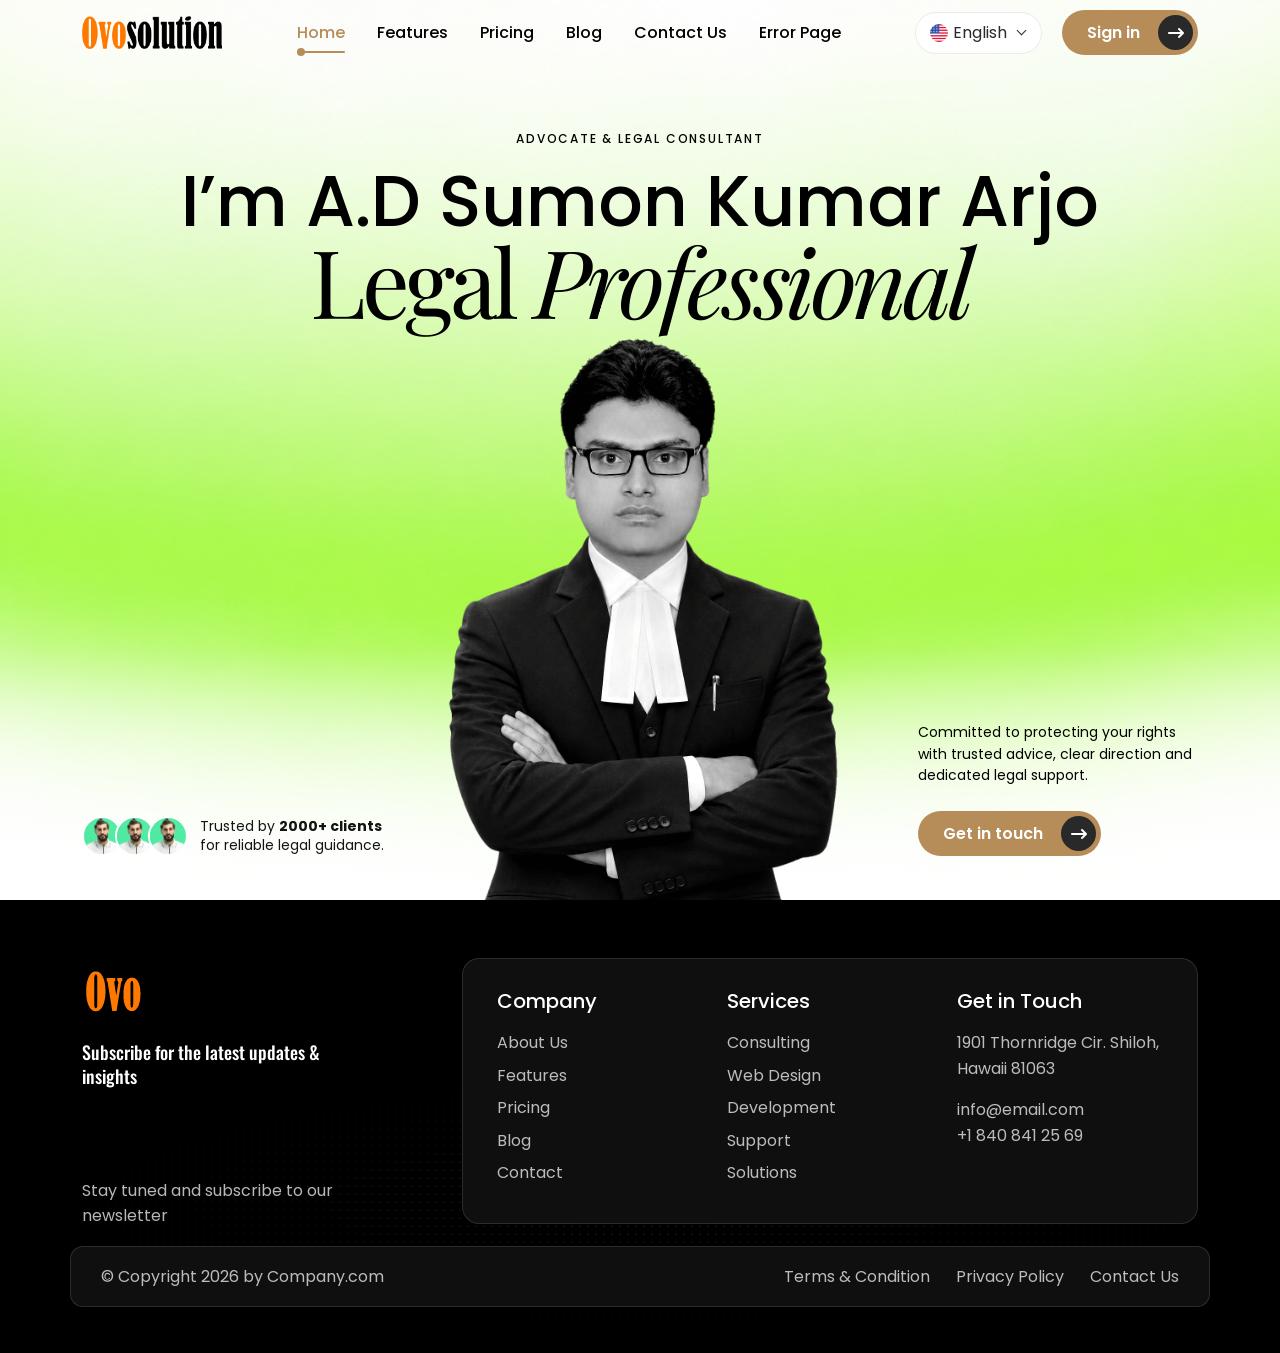
<file: src/index.html>
<!DOCTYPE html>
<html lang="en">

<head>
  <meta charset="UTF-8">
  <meta http-equiv="X-UA-Compatible" content="IE=edge">
  <meta name="viewport" content="width=device-width, initial-scale=1.0">
  <!-- Title -->
  <title>OVO - Frontend Starter Pack</title>
  <!-- Favicon -->
  <link rel="shortcut icon" href="assets/images/logo/favicon.png">
  <!-- Bootstrap -->
  <link rel="stylesheet" href="assets/css/bootstrap.min.css">
  <!-- Font awesome -->
  <link rel="stylesheet" href="assets/css/fontawesome.min.css">
  <!-- line awesome -->
  <link rel="stylesheet" href="assets/css/line-awesome.min.css">
  <!-- Magnific Popup -->
  <link rel="stylesheet" href="assets/css/magnific-popup.css">
  <!-- Swiper -->
  <link rel="stylesheet" href="assets/css/swiper-bundle.min.css">
  <link rel="stylesheet" href="assets/css/lenis.css">
  <!-- Select2 -->
  <link rel="stylesheet" href="assets/css/select2.min.css">
  <!-- Main css -->
  <link rel="stylesheet" href="assets/css/main.css">
</head>

<body>

  <!--==================== Preloader Start ====================-->
<div class="preloader">
    <div class="loader__text" data-text="Lowerlab"></div>
</div>
<!--==================== Preloader End ====================-->


  <!-- ==================== Scroll to Top Start ==================== -->
  <a class="scroll-top"><i class="fas fa-angle-double-up"></i></a>
  <!-- ==================== Scroll to Top End ==================== -->


  <!--==========================  Overlay Start  ==========================-->
  <div class="overlay"></div>
  <!--==========================  Overlay End  ==========================-->
<!--==========================  Offcanvas Section Start  ==========================-->
<div class="offcanvas__area">
    <div class="offcanvas__topbar">
        <a href="index.html"><img src="assets/images/logo/logo.png" alt="logo"></a>
        <span class="menu__close"><i class="las la-times"></i></span>
    </div>
    <div class="offcanvas__main">
        <div class="offcanvas__widgets">
            <div class="offcanvas__language">
                <div class="dropdown">
                    <div role="button" class="dropdown-toggle" data-bs-toggle="dropdown" aria-expanded="false">
                        <div class="language__item">
                            <img src="assets/images/english.png" alt="image">
                            <p>English</p>
                        </div>
                    </div>
                    <ul class="dropdown-menu">
                        <li>
                            <div class="language__item dropdown-item">
                                <img src="assets/images/english.png" alt="image">
                                <p>English</p>
                            </div>
                        </li>
                        <li>
                            <div class="language__item dropdown-item">
                                <img src="assets/images/bangla.png" alt="image">
                                <p>Bangla</p>
                            </div>
                        </li>
                        <li>
                            <div class="language__item dropdown-item">
                                <img src="assets/images/hindi.png" alt="image">
                                <p>Hindi</p>
                            </div>
                        </li>
                    </ul>
                </div>
            </div>
            <div class="offcanvas__login">
                <a href="#" class="btn btn--base">Sign in <i class="fa-solid fa-arrow-right-long" aria-hidden="true"></i></a>
                <!-- <div class="dropdown">
                    <button class="dropdown-toggle" type="button" data-bs-toggle="dropdown" aria-expanded="false">
                        Account
                    </button>
                    <ul class="dropdown-menu">
                        <li><a class="dropdown-item" href="#">Dashboard</a></li>
                        <li><a class="dropdown-item" href="#">Logout</a></li>
                    </ul>
                </div> -->
            </div>
        </div>
        <div class="offcanvas__menu">
            <ul>
                <li><a href="#" class="active">About Us</a></li>
                <li><a href="#">Features</a></li>
                <li><a href="#">Pricing</a></li>
                <li><a href="#">Blog</a></li>
                <li><a href="#">Contact Us</a></li>
                <li><a href="404.html">Error Page</a></li>
            </ul>
        </div>
    </div>
</div>
<!--==========================  Offcanvas Section End  ==========================-->


<!-- ==================== Header Start Here ==================== -->
<header class="header__area">
    <div class="container">
        <div class="row">
            <div class="col-lg-12">
                <div class="header__main">
                    <div class="header__logo">
                        <a href="index.html"><img src="assets/images/logo/logo.png" alt="logo"></a>
                    </div>
                    <div class="header__menu">
                        <ul>
                            <li><a href="index.html" class="active">Home</a></li>
                            <li><a href="#">Features</a></li>
                            <li><a href="#">Pricing</a></li>
                            <li><a href="#">Blog</a></li>
                            <li><a href="#">Contact Us</a></li>
                            <li><a href="404.html">Error Page</a></li>
                        </ul>
                    </div>
                    <div class="header__widgets">
                        <div class="dropdown">
                            <div role="button" class="dropdown-toggle" data-bs-toggle="dropdown" aria-expanded="false">
                                <div class="language__item">
                                    <img src="assets/images/english.png" alt="image">
                                    <p>English</p>
                                </div>
                            </div>
                            <ul class="dropdown-menu">
                                <li>
                                    <div class="language__item dropdown-item">
                                        <img src="assets/images/english.png" alt="image">
                                        <p>English</p>
                                    </div>
                                </li>
                                <li>
                                    <div class="language__item dropdown-item">
                                        <img src="assets/images/bangla.png" alt="image">
                                        <p>Bangla</p>
                                    </div>
                                </li>
                                <li>
                                    <div class="language__item dropdown-item">
                                        <img src="assets/images/hindi.png" alt="image">
                                        <p>Hindi</p>
                                    </div>
                                </li>
                            </ul>
                        </div>
                        <div class="header__login">
                            <a href="#" class="btn btn--base">Sign in <i class="fa-solid fa-arrow-right-long" aria-hidden="true"></i></a>
                            <!-- <div class="dropdown">
                                <button class="dropdown-toggle" type="button" data-bs-toggle="dropdown"
                                    aria-expanded="false">
                                    Account
                                </button>
                                <ul class="dropdown-menu">
                                    <li><a class="dropdown-item" href="#">Dashboard</a></li>
                                    <li><a class="dropdown-item" href="#">Logout</a></li>
                                </ul>
                            </div> -->
                        </div>
                    </div>
                    <span class="menu__open"><i class="fa-solid fa-bars"></i></span>
                </div>
            </div>
        </div>
    </div>
</header>
<!-- ==================== Header End Here ==================== -->

<main>

    <!--==========================  Banner Section Start  ==========================-->
<section class="banner">
  <span class="banner-bg" aria-hidden="true"><img src="assets/images/banner/banner-bg.png" alt=""></span>
  <div class="container banner__container">
    <div class="banner__heading">
      <span class="banner__eyebrow">Advocate &amp; legal consultant</span>
      <h1> I’m A.D Sumon Kumar Arjo</h1>
      <p>Legal <em>Professional</em></p>
    </div>
    <div class="banner__portrait"><img src="assets/images/banner/banner-image.png" alt="Sumon, legal professional"></div>
    <div class="banner__clients">
      <div class="banner__client-images" aria-hidden="true">
        <img src="assets/images/user.jpg" alt="">
        <img src="assets/images/user.jpg" alt="">
        <img src="assets/images/user.jpg" alt="">
      </div>
      <p>Trusted by <strong>2000+ clients</strong><br>for reliable legal guidance.</p>
    </div>
    <div class="banner__content">
      <p>Committed to protecting your rights with trusted advice, clear direction and dedicated legal support.</p>
      <a class="banner__cta btn btn--base" href="#contact">Get in touch <i class="fa-solid fa-arrow-right-long" aria-hidden="true"></i></a>
    </div>
  </div>
</section>
<!--==========================  Banner Section End  ==========================-->


</main>
<!--==========================  Footer Section Start  ==========================-->
<section class="footer">
  <div class="container">
    <div class="row footer__main align-items-start">
      <div class="col-lg-4 col-md-5">
        <div class="footer__newsletter">
          <a class="footer__logo" href="index.html">
            <img class="footer__logo-image" src="assets/images/logo/favicon.png" alt="OVO home">
          </a>
          <h2 class="footer__title">Subscribe for the latest updates &amp; insights</h2>
          <div class="footer__input">
            <input type="text" class="form-control" placeholder="Enter your Email">
          </div>
          <p class="footer__note">Stay tuned and subscribe to our newsletter</p>
        </div>
      </div>

      <div class="col-lg-8 col-md-7">
        <div class="footer__panel">
          <div class="row">
            <div class="col-sm-4">
              <div class="footer__group">
                <h3 class="footer__group-title">Company</h3>
                <ul>
                  <li class="footer__group-item"><a class="footer__group-link" href="#">About Us</a></li>
                  <li class="footer__group-item"><a class="footer__group-link" href="#">Features</a></li>
                  <li class="footer__group-item"><a class="footer__group-link" href="#">Pricing</a></li>
                  <li class="footer__group-item"><a class="footer__group-link" href="#">Blog</a></li>
                  <li class="footer__group-item"><a class="footer__group-link" href="#">Contact</a></li>
                </ul>
              </div>
            </div>
            <div class="col-sm-4">
              <div class="footer__group">
                <h3 class="footer__group-title">Services</h3>
                <ul>
                  <li class="footer__group-item"><a class="footer__group-link" href="#">Consulting</a></li>
                  <li class="footer__group-item"><a class="footer__group-link" href="#">Web Design</a></li>
                  <li class="footer__group-item"><a class="footer__group-link" href="#">Development</a></li>
                  <li class="footer__group-item"><a class="footer__group-link" href="#">Support</a></li>
                  <li class="footer__group-item"><a class="footer__group-link" href="#">Solutions</a></li>
                </ul>
              </div>
            </div>
            <div class="col-sm-4">
              <div class="footer__group footer__contact">
                <h3 class="footer__group-title">Get in Touch</h3>
                <address class="footer__address">
                  1901 Thornridge Cir. Shiloh,<br>
                  Hawaii 81063
                </address>
                <a class="footer__contact-link" href="mailto:info@email.com">info@email.com</a>
                <a class="footer__contact-link" href="tel:+18408412569">+1 840 841 25 69</a>
              </div>
            </div>
          </div>
        </div>
      </div>
    </div>

    <div class="row footer__bottom align-items-center">
      <div class="col-md-6">
        <p class="footer__copyright">&copy; Copyright 2026 by Company.com</p>
      </div>
      <div class="col-md-6">
        <nav class="footer__legal" aria-label="Legal links">
          <a class="footer__legal-link" href="#">Terms &amp; Condition</a>
          <a class="footer__legal-link" href="#">Privacy Policy</a>
          <a class="footer__legal-link" href="#">Contact Us</a>
        </nav>
      </div>
    </div>
  </div>
</section>
<!--==========================  Footer Section End  ==========================-->
<!-- Jquery js -->
<script src="assets/js/jquery-3.7.1.min.js"></script>
<!-- Bootstrap Bundle Js -->
<script src="assets/js/boostrap.bundle.min.js"></script>
<!-- Magnific Popup Js -->
<script src="assets/js/magnific-popup.min.js"></script>
<!-- Scrollreveal Js -->
<script src="assets/js/scrollreveal.min.js"></script>
<!-- Swiper Js -->
<script src="assets/js/swiper-bundle.min.js"></script>
<!-- Odometer Js -->
<script src="assets/js/odometer.min.js"></script>
<!-- Select2 Js -->
<script src="assets/js/select2.min.js"></script>
<!-- Select2 Js -->
<script src="assets/js/swiper-bundle.min.js"></script>
<!-- Select2 Js -->
<script src="assets/js/SplitText.min.js"></script>
<!-- Select2 Js -->
<script src="assets/js/gsap.min.js"></script>
<!-- lenis.min Js -->
<script src="assets/js/lenis.min.js"></script>
<!-- main js -->
<script src="assets/js/main.js"></script>
</body>

</html>
</file>
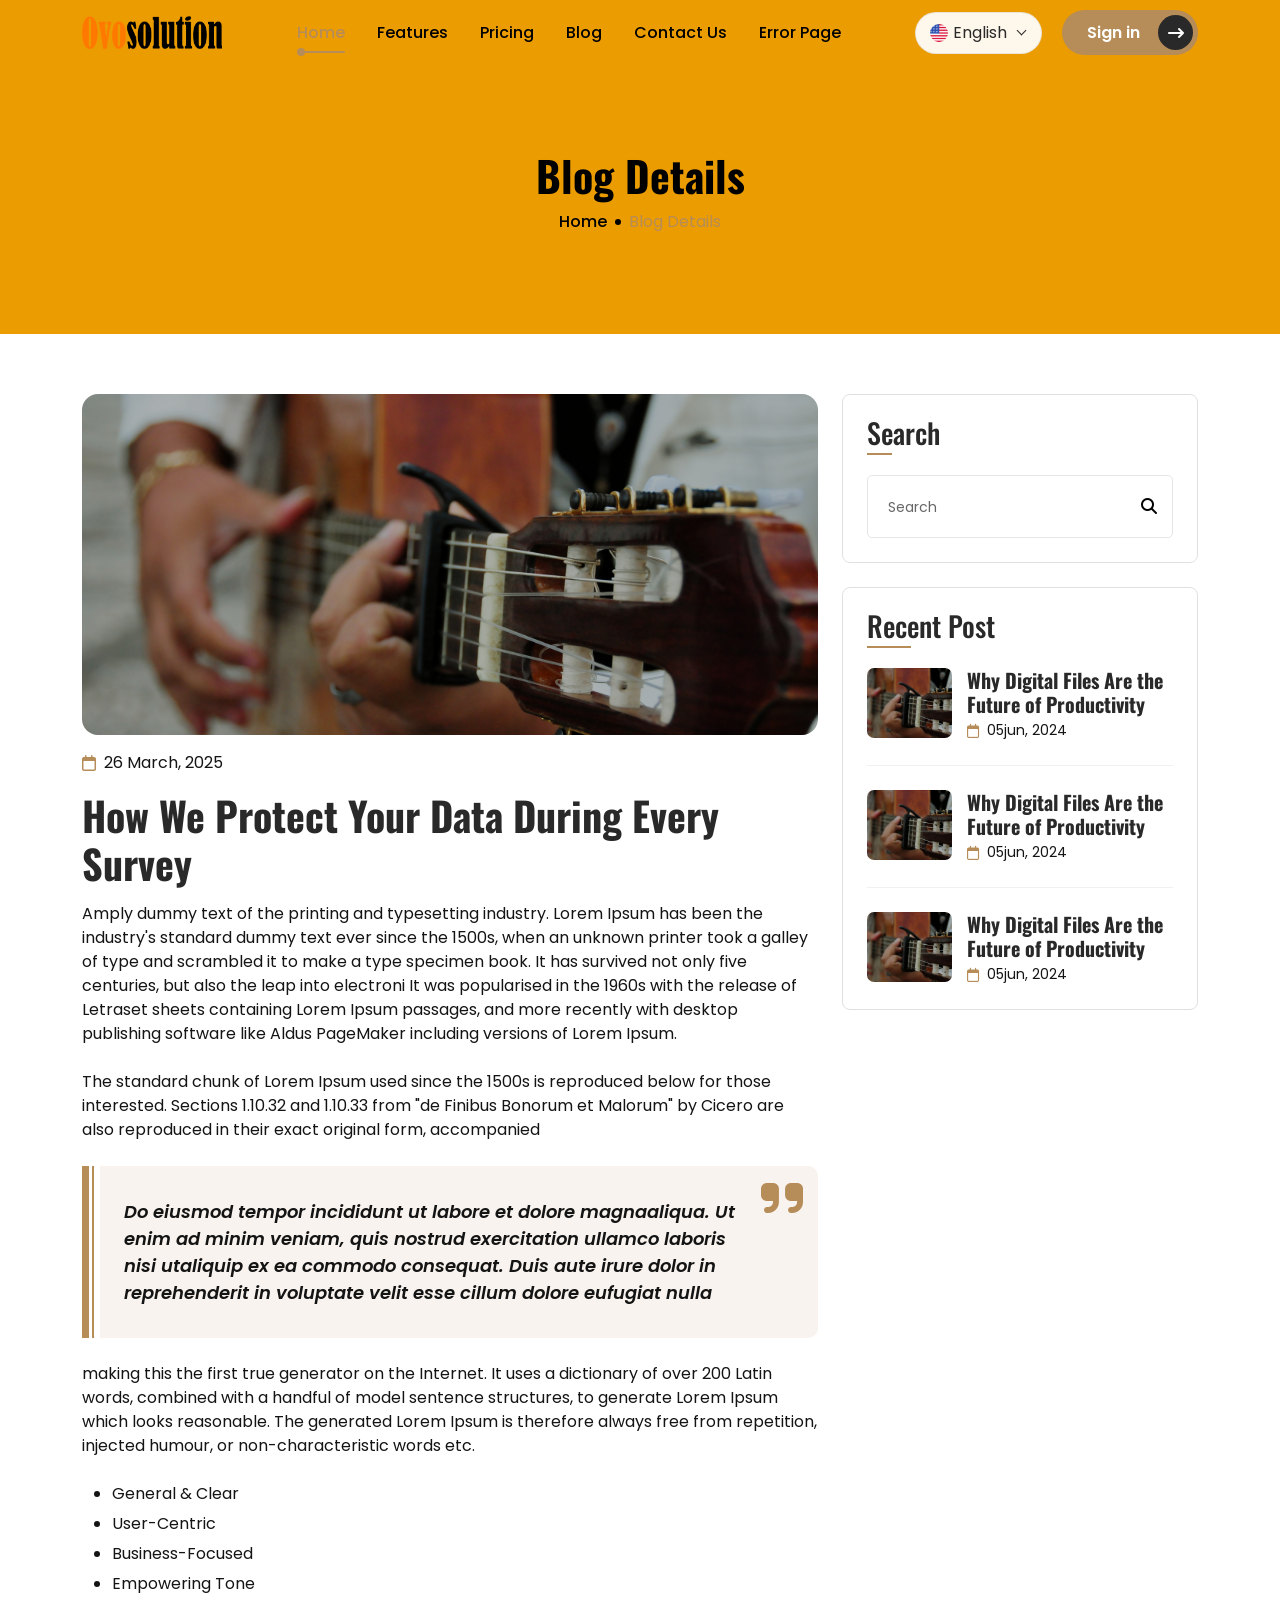
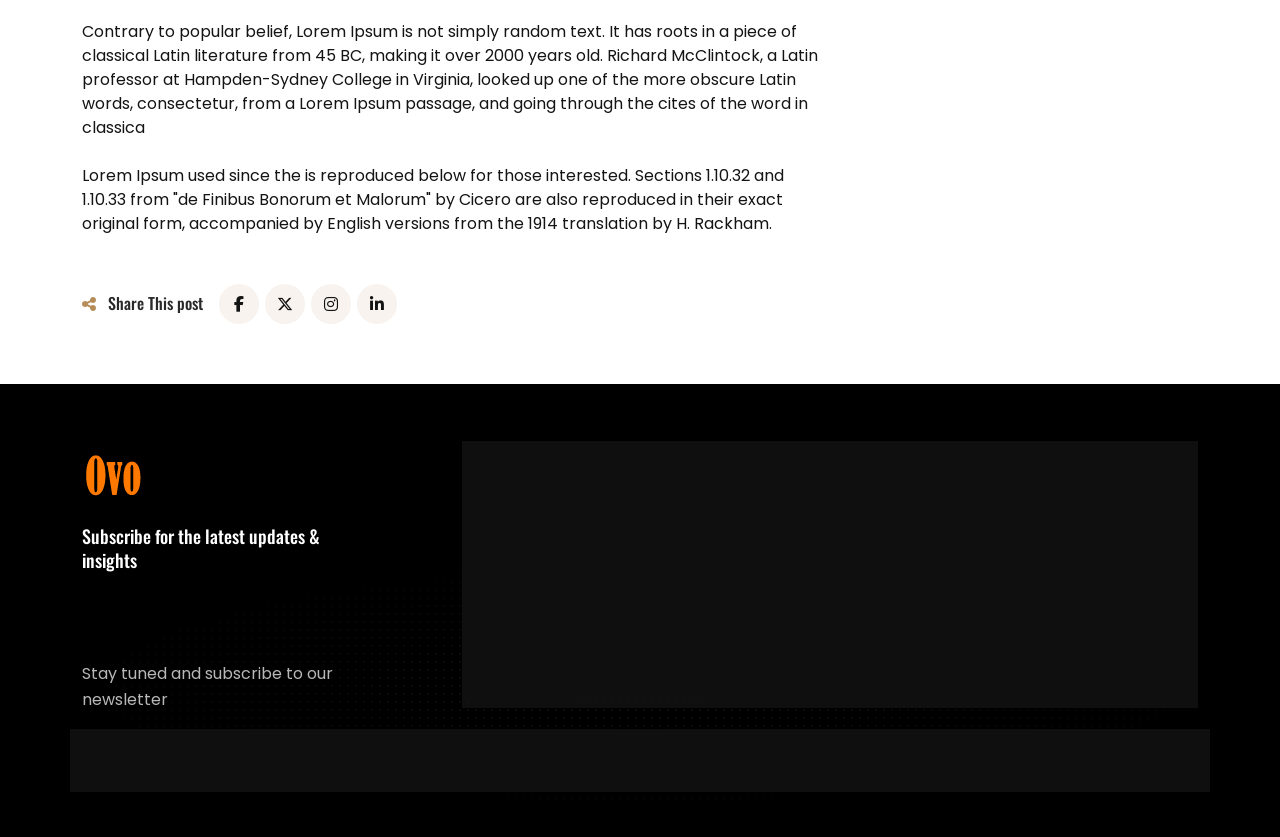
<file: src/blog-details.html>
<!DOCTYPE html>
<html lang="en">

<head>
  <meta charset="UTF-8">
  <meta http-equiv="X-UA-Compatible" content="IE=edge">
  <meta name="viewport" content="width=device-width, initial-scale=1.0">
  <!-- Title -->
  <title>OVO - Frontend Starter Pack</title>
  <!-- Favicon -->
  <link rel="shortcut icon" href="assets/images/logo/favicon.png">
  <!-- Bootstrap -->
  <link rel="stylesheet" href="assets/css/bootstrap.min.css">
  <!-- Font awesome -->
  <link rel="stylesheet" href="assets/css/fontawesome.min.css">
  <!-- line awesome -->
  <link rel="stylesheet" href="assets/css/line-awesome.min.css">
  <!-- Magnific Popup -->
  <link rel="stylesheet" href="assets/css/magnific-popup.css">
  <!-- Swiper -->
  <link rel="stylesheet" href="assets/css/swiper-bundle.min.css">
  <link rel="stylesheet" href="assets/css/lenis.css">
  <!-- Select2 -->
  <link rel="stylesheet" href="assets/css/select2.min.css">
  <!-- Main css -->
  <link rel="stylesheet" href="assets/css/main.css">
</head>

<body>

  <!--==================== Preloader Start ====================-->
<div class="preloader">
    <div class="loader__text" data-text="Lowerlab"></div>
</div>
<!--==================== Preloader End ====================-->


  <!-- ==================== Scroll to Top Start ==================== -->
  <a class="scroll-top"><i class="fas fa-angle-double-up"></i></a>
  <!-- ==================== Scroll to Top End ==================== -->


  <!--==========================  Overlay Start  ==========================-->
  <div class="overlay"></div>
  <!--==========================  Overlay End  ==========================-->
<!--==========================  Offcanvas Section Start  ==========================-->
<div class="offcanvas__area">
    <div class="offcanvas__topbar">
        <a href="index.html"><img src="assets/images/logo/logo.png" alt="logo"></a>
        <span class="menu__close"><i class="las la-times"></i></span>
    </div>
    <div class="offcanvas__main">
        <div class="offcanvas__widgets">
            <div class="offcanvas__language">
                <div class="dropdown">
                    <div role="button" class="dropdown-toggle" data-bs-toggle="dropdown" aria-expanded="false">
                        <div class="language__item">
                            <img src="assets/images/english.png" alt="image">
                            <p>English</p>
                        </div>
                    </div>
                    <ul class="dropdown-menu">
                        <li>
                            <div class="language__item dropdown-item">
                                <img src="assets/images/english.png" alt="image">
                                <p>English</p>
                            </div>
                        </li>
                        <li>
                            <div class="language__item dropdown-item">
                                <img src="assets/images/bangla.png" alt="image">
                                <p>Bangla</p>
                            </div>
                        </li>
                        <li>
                            <div class="language__item dropdown-item">
                                <img src="assets/images/hindi.png" alt="image">
                                <p>Hindi</p>
                            </div>
                        </li>
                    </ul>
                </div>
            </div>
            <div class="offcanvas__login">
                <a href="#" class="btn btn--base">Sign in <i class="fa-solid fa-arrow-right-long" aria-hidden="true"></i></a>
                <!-- <div class="dropdown">
                    <button class="dropdown-toggle" type="button" data-bs-toggle="dropdown" aria-expanded="false">
                        Account
                    </button>
                    <ul class="dropdown-menu">
                        <li><a class="dropdown-item" href="#">Dashboard</a></li>
                        <li><a class="dropdown-item" href="#">Logout</a></li>
                    </ul>
                </div> -->
            </div>
        </div>
        <div class="offcanvas__menu">
            <ul>
                <li><a href="#" class="active">About Us</a></li>
                <li><a href="#">Features</a></li>
                <li><a href="#">Pricing</a></li>
                <li><a href="#">Blog</a></li>
                <li><a href="#">Contact Us</a></li>
                <li><a href="404.html">Error Page</a></li>
            </ul>
        </div>
    </div>
</div>
<!--==========================  Offcanvas Section End  ==========================-->


<!-- ==================== Header Start Here ==================== -->
<header class="header__area">
    <div class="container">
        <div class="row">
            <div class="col-lg-12">
                <div class="header__main">
                    <div class="header__logo">
                        <a href="index.html"><img src="assets/images/logo/logo.png" alt="logo"></a>
                    </div>
                    <div class="header__menu">
                        <ul>
                            <li><a href="index.html" class="active">Home</a></li>
                            <li><a href="#">Features</a></li>
                            <li><a href="#">Pricing</a></li>
                            <li><a href="#">Blog</a></li>
                            <li><a href="#">Contact Us</a></li>
                            <li><a href="404.html">Error Page</a></li>
                        </ul>
                    </div>
                    <div class="header__widgets">
                        <div class="dropdown">
                            <div role="button" class="dropdown-toggle" data-bs-toggle="dropdown" aria-expanded="false">
                                <div class="language__item">
                                    <img src="assets/images/english.png" alt="image">
                                    <p>English</p>
                                </div>
                            </div>
                            <ul class="dropdown-menu">
                                <li>
                                    <div class="language__item dropdown-item">
                                        <img src="assets/images/english.png" alt="image">
                                        <p>English</p>
                                    </div>
                                </li>
                                <li>
                                    <div class="language__item dropdown-item">
                                        <img src="assets/images/bangla.png" alt="image">
                                        <p>Bangla</p>
                                    </div>
                                </li>
                                <li>
                                    <div class="language__item dropdown-item">
                                        <img src="assets/images/hindi.png" alt="image">
                                        <p>Hindi</p>
                                    </div>
                                </li>
                            </ul>
                        </div>
                        <div class="header__login">
                            <a href="#" class="btn btn--base">Sign in <i class="fa-solid fa-arrow-right-long" aria-hidden="true"></i></a>
                            <!-- <div class="dropdown">
                                <button class="dropdown-toggle" type="button" data-bs-toggle="dropdown"
                                    aria-expanded="false">
                                    Account
                                </button>
                                <ul class="dropdown-menu">
                                    <li><a class="dropdown-item" href="#">Dashboard</a></li>
                                    <li><a class="dropdown-item" href="#">Logout</a></li>
                                </ul>
                            </div> -->
                        </div>
                    </div>
                    <span class="menu__open"><i class="fa-solid fa-bars"></i></span>
                </div>
            </div>
        </div>
    </div>
</header>
<!-- ==================== Header End Here ==================== -->

<main>

    <!-- ==================== Breadcrumb Start Here ==================== -->
<section class="breadcrumb">
    <div class="container">
        <div class="row justify-content-center">
            <div class="col-lg-8">
                <div class="breadcrumb__wrapper">
                    <h2 class="breadcrumb__title">Blog Details</h2>
                    <ul class="breadcrumb__list">
                        <li class="breadcrumb__item"><a href="index.html" class="breadcrumb__link">Home</a></li>
                        <li class="breadcrumb__item"><span class="breadcrumb__item-dot"></span></li>
                        <li class="breadcrumb__item"><span class="breadcrumb__item-text">Blog Details</span>
                        </li>
                    </ul>
                </div>
            </div>
        </div>
    </div>
</section>
<!-- ==================== Breadcrumb End Here ==================== -->

    <!--==========================  Blog Details Section Start  ==========================-->
    <section class="blog__details py-60">
        <div class="container">
            <div class="row">
                <div class="col-lg-8">
                    <div class="blog__details__content">
                        <img src="assets/images/blog.jpg" alt="image">
                        <div class="blog__date">
                            <span><i class="fa-regular fa-calendar"></i> 26 March, 2025</span>
                        </div>
                        <h1>How We Protect Your Data During
                            Every Survey</h1>
                        <p>Amply dummy text of the printing and typesetting industry. Lorem Ipsum has been the
                            industry's standard dummy text ever since the 1500s, when an unknown printer took a galley
                            of type and scrambled it to make a type specimen book. It has survived not only five
                            centuries, but also the leap into electroni It was popularised in the 1960s with the release
                            of Letraset sheets containing Lorem Ipsum passages, and more recently with desktop
                            publishing software like Aldus PageMaker including versions of Lorem Ipsum.</p>
                        <p>The standard chunk of Lorem Ipsum used since the 1500s is reproduced below for those
                            interested. Sections 1.10.32 and 1.10.33 from "de Finibus Bonorum et Malorum" by Cicero are
                            also reproduced in their exact original form, accompanied</p>
                        <div class="blog__quote">
                            <p>Do eiusmod tempor incididunt ut labore et dolore magnaaliqua. Ut enim ad minim veniam,
                                quis nostrud exercitation ullamco laboris nisi utaliquip ex ea commodo consequat. Duis
                                aute irure dolor in reprehenderit in voluptate velit esse cillum dolore eufugiat nulla
                            </p>
                            <span><i class="fa-solid fa-quote-right"></i></span>
                        </div>
                        <p>making this the first true generator on the Internet. It uses a dictionary of over 200 Latin
                            words, combined with a handful of model sentence structures, to generate Lorem Ipsum which
                            looks reasonable. The generated Lorem Ipsum is therefore always free from repetition,
                            injected humour, or non-characteristic words etc.</p>

                        <ul>
                            <li>General & Clear</li>
                            <li>User-Centric</li>
                            <li>Business-Focused</li>
                            <li>Empowering Tone</li>
                        </ul>
                        <p>Contrary to popular belief, Lorem Ipsum is not simply random text. It has roots in a piece of
                            classical Latin literature from 45 BC, making it over 2000 years old. Richard McClintock, a
                            Latin professor at Hampden-Sydney College in Virginia, looked up one of the more obscure
                            Latin words, consectetur, from a Lorem Ipsum passage, and going through the cites of the
                            word in classica</p>
                        <p>Lorem Ipsum used since the is reproduced below for those interested. Sections 1.10.32 and
                            1.10.33 from "de Finibus Bonorum et Malorum" by Cicero are also reproduced in their exact
                            original form, accompanied by English versions from the 1914 translation by H. Rackham.</p>
                    </div>
                    <div class="blog__share">
                        <h6><i class="fa-solid fa-share-nodes"></i> Share This post</h6>
                        <ul class="social__icon">
                            <li><a href="#"><i class="fa-brands fa-facebook-f"></i></a></li>
                            <li><a href="#"><i class="fa-brands fa-x-twitter"></i></a></li>
                            <li><a href="#"><i class="fa-brands fa-instagram"></i></a></li>
                            <li><a href="#"><i class="fa-brands fa-linkedin-in"></i></a></li>
                        </ul>
                    </div>
                </div>
                <div class="col-lg-4">
                    <div class="blog__sidebar">
                        <div class="card">
                            <div class="recent__blog__title">
                                <h4>Search</h4>
                            </div>
                            <form action="/">
                                <div class="search__box">
                                    <input type="text" class="form-control" placeholder="Search">
                                    <button type="submit"><i class="fa-solid fa-magnifying-glass"></i></button>
                                </div>
                            </form>
                        </div>
                        <div class="card mt-4">
                            <div class="recent__blog">
                                <div class="recent__blog__title">
                                    <h4>Recent Post</h4>
                                </div>
                                <div class="recent__blog__wrap">
                                    <div class="recent__blog__single">
                                        <a href="blog-details.html"><img src="assets/images/blog.jpg" alt="image"></a>
                                        <div>
                                            <h6><a href="blog-details.html">Why Digital Files Are the Future of
                                                    Productivity</a></h6>
                                            <p><i class="fa-regular fa-calendar"></i> 05jun, 2024</p>
                                        </div>
                                    </div>
                                    <div class="recent__blog__single">
                                        <a href="blog-details.html"><img src="assets/images/blog.jpg" alt="image"></a>
                                        <div>
                                            <h6><a href="blog-details.html">Why Digital Files Are the Future of
                                                    Productivity</a></h6>
                                            <p><i class="fa-regular fa-calendar"></i> 05jun, 2024</p>
                                        </div>
                                    </div>
                                    <div class="recent__blog__single">
                                        <a href="blog-details.html"><img src="assets/images/blog.jpg" alt="image"></a>
                                        <div>
                                            <h6><a href="blog-details.html">Why Digital Files Are the Future of
                                                    Productivity</a></h6>
                                            <p><i class="fa-regular fa-calendar"></i> 05jun, 2024</p>
                                        </div>
                                    </div>
                                </div>
                            </div>
                        </div>
                    </div>
                </div>
            </div>
        </div>
    </section>
    <!--==========================  Blog Details Section End  ==========================-->

</main>
<!--==========================  Footer Section Start  ==========================-->
<section class="footer">
  <div class="container">
    <div class="row footer__main align-items-start">
      <div class="col-lg-4 col-md-5">
        <div class="footer__newsletter">
          <a class="footer__logo" href="index.html">
            <img class="footer__logo-image" src="assets/images/logo/favicon.png" alt="OVO home">
          </a>
          <h2 class="footer__title">Subscribe for the latest updates &amp; insights</h2>
          <div class="footer__input">
            <input type="text" class="form-control" placeholder="Enter your Email">
          </div>
          <p class="footer__note">Stay tuned and subscribe to our newsletter</p>
        </div>
      </div>

      <div class="col-lg-8 col-md-7">
        <div class="footer__panel">
          <div class="row">
            <div class="col-sm-4">
              <div class="footer__group">
                <h3 class="footer__group-title">Company</h3>
                <ul>
                  <li class="footer__group-item"><a class="footer__group-link" href="#">About Us</a></li>
                  <li class="footer__group-item"><a class="footer__group-link" href="#">Features</a></li>
                  <li class="footer__group-item"><a class="footer__group-link" href="#">Pricing</a></li>
                  <li class="footer__group-item"><a class="footer__group-link" href="#">Blog</a></li>
                  <li class="footer__group-item"><a class="footer__group-link" href="#">Contact</a></li>
                </ul>
              </div>
            </div>
            <div class="col-sm-4">
              <div class="footer__group">
                <h3 class="footer__group-title">Services</h3>
                <ul>
                  <li class="footer__group-item"><a class="footer__group-link" href="#">Consulting</a></li>
                  <li class="footer__group-item"><a class="footer__group-link" href="#">Web Design</a></li>
                  <li class="footer__group-item"><a class="footer__group-link" href="#">Development</a></li>
                  <li class="footer__group-item"><a class="footer__group-link" href="#">Support</a></li>
                  <li class="footer__group-item"><a class="footer__group-link" href="#">Solutions</a></li>
                </ul>
              </div>
            </div>
            <div class="col-sm-4">
              <div class="footer__group footer__contact">
                <h3 class="footer__group-title">Get in Touch</h3>
                <address class="footer__address">
                  1901 Thornridge Cir. Shiloh,<br>
                  Hawaii 81063
                </address>
                <a class="footer__contact-link" href="mailto:info@email.com">info@email.com</a>
                <a class="footer__contact-link" href="tel:+18408412569">+1 840 841 25 69</a>
              </div>
            </div>
          </div>
        </div>
      </div>
    </div>

    <div class="row footer__bottom align-items-center">
      <div class="col-md-6">
        <p class="footer__copyright">&copy; Copyright 2026 by Company.com</p>
      </div>
      <div class="col-md-6">
        <nav class="footer__legal" aria-label="Legal links">
          <a class="footer__legal-link" href="#">Terms &amp; Condition</a>
          <a class="footer__legal-link" href="#">Privacy Policy</a>
          <a class="footer__legal-link" href="#">Contact Us</a>
        </nav>
      </div>
    </div>
  </div>
</section>
<!--==========================  Footer Section End  ==========================-->
<!-- Jquery js -->
<script src="assets/js/jquery-3.7.1.min.js"></script>
<!-- Bootstrap Bundle Js -->
<script src="assets/js/boostrap.bundle.min.js"></script>
<!-- Magnific Popup Js -->
<script src="assets/js/magnific-popup.min.js"></script>
<!-- Scrollreveal Js -->
<script src="assets/js/scrollreveal.min.js"></script>
<!-- Swiper Js -->
<script src="assets/js/swiper-bundle.min.js"></script>
<!-- Odometer Js -->
<script src="assets/js/odometer.min.js"></script>
<!-- Select2 Js -->
<script src="assets/js/select2.min.js"></script>
<!-- Select2 Js -->
<script src="assets/js/swiper-bundle.min.js"></script>
<!-- Select2 Js -->
<script src="assets/js/SplitText.min.js"></script>
<!-- Select2 Js -->
<script src="assets/js/gsap.min.js"></script>
<!-- lenis.min Js -->
<script src="assets/js/lenis.min.js"></script>
<!-- main js -->
<script src="assets/js/main.js"></script>
</body>

</html>
</file>
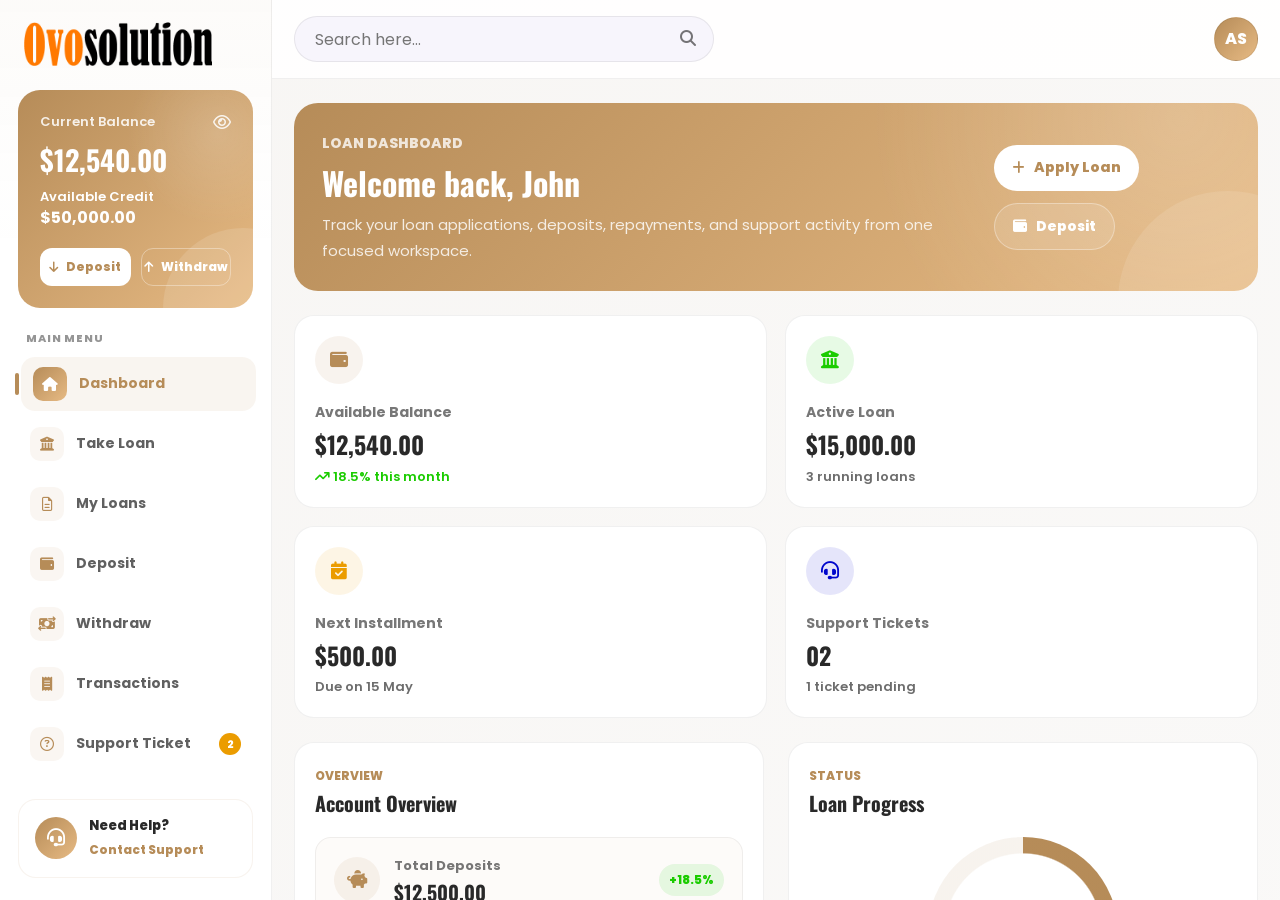
<file: src/dashboard.html>
<!DOCTYPE html>
<html lang="en">

<head>
  <meta charset="UTF-8">
  <meta http-equiv="X-UA-Compatible" content="IE=edge">
  <meta name="viewport" content="width=device-width, initial-scale=1.0">
  <!-- Title -->
  <title>OVO - Frontend Starter Pack</title>
  <!-- Favicon -->
  <link rel="shortcut icon" href="assets/images/logo/favicon.png">
  <!-- Bootstrap -->
  <link rel="stylesheet" href="assets/css/bootstrap.min.css">
  <!-- Font awesome -->
  <link rel="stylesheet" href="assets/css/fontawesome.min.css">
  <!-- line awesome -->
  <link rel="stylesheet" href="assets/css/line-awesome.min.css">
  <!-- Magnific Popup -->
  <link rel="stylesheet" href="assets/css/magnific-popup.css">
  <!-- Swiper -->
  <link rel="stylesheet" href="assets/css/swiper-bundle.min.css">
  <link rel="stylesheet" href="assets/css/lenis.css">
  <!-- Select2 -->
  <link rel="stylesheet" href="assets/css/select2.min.css">
  <!-- Main css -->
  <link rel="stylesheet" href="assets/css/main.css">
</head>

<body>

  <!--==================== Preloader Start ====================-->
<div class="preloader">
    <div class="loader__text" data-text="Lowerlab"></div>
</div>
<!--==================== Preloader End ====================-->


  <!-- ==================== Scroll to Top Start ==================== -->
  <a class="scroll-top"><i class="fas fa-angle-double-up"></i></a>
  <!-- ==================== Scroll to Top End ==================== -->


  <!--==========================  Overlay Start  ==========================-->
  <div class="overlay"></div>
  <!--==========================  Overlay End  ==========================-->

<main>
  <section class="dashboard">
    <!-- dashboard sidebar -->
<aside class="dashboard-sidebar" id="dashboard-sidebar">
  <div class="dashboard-sidebar__header">
    <a class="dashboard-sidebar__logo" href="index.html">
      <img class="dashboard-sidebar__logo-img" src="assets/images/logo/logo.png" alt="RapidLab">
    </a>
    <button class="dashboard-sidebar__close dashboard-mobile-only" type="button" aria-label="Close dashboard menu"></button>
  </div>



  <div class="dashboard-sidebar__balance">
    <div class="dashboard-sidebar__balance-top">
      <span class="dashboard-sidebar__balance-label">Current Balance</span>
      <i class="fa-regular fa-eye"></i>
    </div>
    <h3 class="dashboard-sidebar__balance-amount">$12,540.00</h3>
    <span class="dashboard-sidebar__balance-credit">Available Credit</span>
    <p class="dashboard-sidebar__balance-limit">$50,000.00</p>
    <div class="dashboard-sidebar__balance-actions">
      <a href="#" class="dashboard-sidebar__balance-btn"><i class="fa-solid fa-arrow-down"></i> Deposit</a>
      <a href="#" class="dashboard-sidebar__balance-btn dashboard-sidebar__balance-btn--outline"><i class="fa-solid fa-arrow-up"></i> Withdraw</a>
    </div>
  </div>

  <div class="dashboard-sidebar__body">
    <span class="dashboard-sidebar__nav-title">Main Menu</span>
    <ul class="dashboard-sidebar__menu">
      <li class="dashboard-sidebar__menu-item active">
        <a class="dashboard-sidebar__menu-link" href="dashboard.html"><i class="fa-solid fa-house"></i><span>Dashboard</span></a>
      </li>
      <li class="dashboard-sidebar__menu-item">
        <a class="dashboard-sidebar__menu-link" href="#"><i class="fa-solid fa-building-columns"></i><span>Take Loan</span></a>
      </li>
      <li class="dashboard-sidebar__menu-item">
        <a class="dashboard-sidebar__menu-link" href="#"><i class="fa-regular fa-file-lines"></i><span>My Loans</span></a>
      </li>
      <li class="dashboard-sidebar__menu-item">
        <a class="dashboard-sidebar__menu-link" href="#"><i class="fa-solid fa-wallet"></i><span>Deposit</span></a>
      </li>
      <li class="dashboard-sidebar__menu-item">
        <a class="dashboard-sidebar__menu-link" href="#"><i class="fa-solid fa-money-bill-transfer"></i><span>Withdraw</span></a>
      </li>
      <li class="dashboard-sidebar__menu-item">
        <a class="dashboard-sidebar__menu-link" href="#"><i class="fa-solid fa-receipt"></i><span>Transactions</span></a>
      </li>
      <li class="dashboard-sidebar__menu-item">
        <a class="dashboard-sidebar__menu-link" href="#"><i class="fa-regular fa-circle-question"></i><span>Support Ticket</span><small>2</small></a>
      </li>
      <li class="dashboard-sidebar__menu-item">
        <a class="dashboard-sidebar__menu-link" href="#"><i class="fa-solid fa-shield-halved"></i><span>2FA Setting</span></a>
      </li>
      <li class="dashboard-sidebar__menu-item">
        <a class="dashboard-sidebar__menu-link" href="#"><i class="fa-regular fa-user"></i><span>Profile</span></a>
      </li>
      <li class="dashboard-sidebar__menu-item">
        <a class="dashboard-sidebar__menu-link" href="#"><i class="fa-solid fa-lock"></i><span>Change Password</span></a>
      </li>
      <li class="dashboard-sidebar__menu-item">
        <a class="dashboard-sidebar__menu-link" href="#"><i class="fa-solid fa-arrow-right-from-bracket"></i><span>Logout</span></a>
      </li>
    </ul>
  </div>

  <div class="dashboard-sidebar__help">
    <span class="dashboard-sidebar__help-icon"><i class="fa-solid fa-headset"></i></span>
    <div>
      <p class="dashboard-sidebar__help-title">Need Help?</p>
      <a class="dashboard-sidebar__help-link" href="mailto:support@rapidlab.com">Contact Support</a>
    </div>
  </div>
</aside>
<!-- dashboard sidebar -->


    <div class="dashboard-content">
      <!-- dashboard header -->
<header class="dashboard-header">
  <div class="dashboard-header__left">
    <button class="dashboard-header__menu dashboard-mobile-only" type="button" data-toggle="offcanvas-sidebar" data-target="#dashboard-sidebar">
      <i class="fa-solid fa-bars"></i>
    </button>
    <form class="dashboard-header__search">
      <input class="dashboard-header__search-input" type="text" placeholder="Search here...">
      <button class="dashboard-header__search-btn" type="submit"><i class="fa-solid fa-magnifying-glass"></i></button>
    </form>
  </div>

  <div class="dashboard-header__right">
    <div class="dashboard-header__profile dropdown">
      <button class="dashboard-header__avatar" type="button" data-bs-toggle="dropdown" aria-expanded="false">
        <span class="dashboard-header__avatar-text">AS</span>
      </button>
      <div class="dropdown-menu dropdown-menu-end dashboard-header__dropdown">
        <div class="dashboard-header__dropdown-user">
          <span class="dashboard-header__dropdown-avatar">AS</span>
          <div>
            <div class="h6 dashboard-header__dropdown-name">Ashraf Smith</div>
            <p>Premium Member</p>
          </div>
        </div>
        <a class="dropdown-item" href="#">
          <i class="fa-regular fa-user"></i>
          My Profile
        </a>
        <a class="dropdown-item" href="#">
          <i class="fa-solid fa-gear"></i>
          Settings
        </a>
        <a class="dropdown-item" href="#">
          <i class="fa-solid fa-shield-halved"></i>
          Security
        </a>
        <div class="dropdown-divider"></div>
        <a class="dropdown-item dashboard-header__dropdown-logout" href="login.html">
          <i class="fa-solid fa-right-from-bracket"></i>
          Logout
        </a>
      </div>
    </div>
  </div>
</header>
<!-- dashboard header -->


      <div class="dashboard-body">
        <div class="dashboard-welcome">
          <div class="dashboard-welcome__content">
            <span class="dashboard-welcome__subtitle">Loan Dashboard</span>
            <h1 class="dashboard-welcome__title">Welcome back, John</h1>
            <p class="dashboard-welcome__text">
              Track your loan applications, deposits, repayments, and support
              activity from one focused workspace.
            </p>
          </div>
          <div class="dashboard-welcome__actions">
            <a class="dashboard-btn dashboard-btn--light" href="#"
              ><i class="fa-solid fa-plus"></i> Apply Loan</a
            >
            <a class="dashboard-btn dashboard-btn--white" href="#"
              ><i class="fa-solid fa-wallet"></i> Deposit</a
            >
          </div>
        </div>

        <div class="dashboard-summary">
          <div class="dashboard-summary__card">
            <span class="dashboard-summary__icon dashboard-summary__icon--base"
              ><i class="fa-solid fa-wallet"></i
            ></span>
            <span class="dashboard-summary__label">Available Balance</span>
            <div class="h3 dashboard-summary__value">$12,540.00</div>
            <p class="dashboard-summary__meta dashboard-summary__meta--up">
              <i class="fa-solid fa-arrow-trend-up"></i> 18.5% this month
            </p>
          </div>
          <div class="dashboard-summary__card">
            <span class="dashboard-summary__icon dashboard-summary__icon--green"
              ><i class="fa-solid fa-building-columns"></i
            ></span>
            <span class="dashboard-summary__label">Active Loan</span>
            <div class="h3 dashboard-summary__value">$15,000.00</div>
            <p class="dashboard-summary__meta">3 running loans</p>
          </div>
          <div class="dashboard-summary__card">
            <span
              class="dashboard-summary__icon dashboard-summary__icon--orange"
              ><i class="fa-solid fa-calendar-check"></i
            ></span>
            <span class="dashboard-summary__label">Next Installment</span>
            <div class="h3 dashboard-summary__value">$500.00</div>
            <p class="dashboard-summary__meta">Due on 15 May</p>
          </div>
          <div class="dashboard-summary__card">
            <span class="dashboard-summary__icon dashboard-summary__icon--blue"
              ><i class="fa-solid fa-headset"></i
            ></span>
            <span class="dashboard-summary__label">Support Tickets</span>
            <div class="h3 dashboard-summary__value">02</div>
            <p class="dashboard-summary__meta">1 ticket pending</p>
          </div>
        </div>

        <div class="row gy-4">
          <div class="col-lg-6">
            <div class="dashboard-panel dashboard-panel--overview">
              <div class="dashboard-panel__header">
                <div>
                  <span class="dashboard-panel__subtitle">Overview</span>
                  <h4 class="dashboard-panel__title">Account Overview</h4>
                </div>
              </div>
              <div class="dashboard-overview">
                <div class="dashboard-overview__item">
                  <span
                    class="dashboard-overview__icon dashboard-overview__icon--base"
                    ><i class="fa-solid fa-piggy-bank"></i
                  ></span>
                  <div class="dashboard-overview__content">
                    <span class="dashboard-overview__label"
                      >Total Deposits</span
                    >
                    <h5 class="dashboard-overview__value">$12,500.00</h5>
                  </div>
                  <span
                    class="dashboard-overview__badge dashboard-overview__badge--up"
                    >+18.5%</span
                  >
                </div>
                <div class="dashboard-overview__item">
                  <span
                    class="dashboard-overview__icon dashboard-overview__icon--green"
                    ><i class="fa-solid fa-arrow-trend-up"></i
                  ></span>
                  <div class="dashboard-overview__content">
                    <span class="dashboard-overview__label"
                      >Monthly Profit</span
                    >
                    <h5 class="dashboard-overview__value">$2,350.00</h5>
                  </div>
                  <span
                    class="dashboard-overview__badge dashboard-overview__badge--up"
                    >+25.1%</span
                  >
                </div>
                <div class="dashboard-overview__item">
                  <span
                    class="dashboard-overview__icon dashboard-overview__icon--orange"
                    ><i class="fa-solid fa-arrow-up-from-bracket"></i
                  ></span>
                  <div class="dashboard-overview__content">
                    <span class="dashboard-overview__label"
                      >Total Withdraw</span
                    >
                    <h5 class="dashboard-overview__value">$4,750.00</h5>
                  </div>
                  <span class="dashboard-overview__badge">12.4%</span>
                </div>
              </div>
            </div>
          </div>
          <div class="col-lg-6">
            <div class="dashboard-panel dashboard-panel--status">
              <div class="dashboard-panel__header">
                <div>
                  <span class="dashboard-panel__subtitle">Status</span>
                  <h4 class="dashboard-panel__title">Loan Progress</h4>
                </div>
              </div>
              <div class="dashboard-progress">
                <div class="dashboard-progress__circle">
                  <span class="dashboard-progress__number">72%</span>
                  <span class="dashboard-progress__text">Paid</span>
                </div>
                <div class="dashboard-progress__list">
                  <p class="dashboard-progress__item">
                    <span
                      class="dashboard-progress__dot dashboard-progress__dot--base"
                    ></span>
                    Paid Amount <strong>$10,800</strong>
                  </p>
                  <p class="dashboard-progress__item">
                    <span
                      class="dashboard-progress__dot dashboard-progress__dot--green"
                    ></span>
                    Remaining <strong>$4,200</strong>
                  </p>
                  <p class="dashboard-progress__item">
                    <span
                      class="dashboard-progress__dot dashboard-progress__dot--orange"
                    ></span>
                    Next Due <strong>$500</strong>
                  </p>
                </div>
              </div>
            </div>
          </div>

          <div class="col-lg-6">
            <div class="dashboard-panel dashboard-panel--activity">
              <div class="dashboard-panel__header">
                <div>
                  <span class="dashboard-panel__subtitle">Today</span>
                  <h4 class="dashboard-panel__title">Recent Activity</h4>
                </div>
              </div>
              <div class="dashboard-activity">
                <div class="dashboard-activity__item">
                  <span
                    class="dashboard-activity__icon dashboard-activity__icon--green"
                    ><i class="fa-solid fa-arrow-down"></i
                  ></span>
                  <div class="dashboard-activity__content">
                    <h5 class="h6 dashboard-activity__title">
                      Deposit completed <span>+$500.00</span>
                    </h5>
                    <p class="dashboard-activity__time">Today, 10:30 AM</p>
                  </div>
                </div>
                <div class="dashboard-activity__item">
                  <span
                    class="dashboard-activity__icon dashboard-activity__icon--orange"
                    ><i class="fa-solid fa-arrow-up"></i
                  ></span>
                  <div class="dashboard-activity__content">
                    <h5 class="h6 dashboard-activity__title">
                      Withdraw request <span>-$100.00</span>
                    </h5>
                    <p class="dashboard-activity__time">Yesterday, 04:20 PM</p>
                  </div>
                </div>
                <div class="dashboard-activity__item">
                  <span
                    class="dashboard-activity__icon dashboard-activity__icon--base"
                    ><i class="fa-solid fa-building-columns"></i
                  ></span>
                  <div class="dashboard-activity__content">
                    <h5 class="h6 dashboard-activity__title">
                      Loan approved <span>+$10,000</span>
                    </h5>
                    <p class="dashboard-activity__time">2 days ago</p>
                  </div>
                </div>
                <a class="dashboard-link" href="#"
                  >View all activity <i class="fa-solid fa-arrow-right"></i
                ></a>
              </div>
            </div>
          </div>

          <div class="col-lg-6">
            <div class="dashboard-panel dashboard-panel--table">
              <div class="dashboard-panel__header">
                <div>
                  <span class="dashboard-panel__subtitle">Loans</span>
                  <h4 class="dashboard-panel__title">Running Loan Plans</h4>
                </div>
                <a class="dashboard-link dashboard-link--inline" href="#"
                  >View all <i class="fa-solid fa-arrow-right"></i
                ></a>
              </div>
              <div class="dashboard-table-wrap">
                <table class="dashboard-table">
                  <thead>
                    <tr>
                      <th>Loan ID</th>
                      <th>Plan</th>
                      <th>Amount</th>
                      <th>Interest</th>
                      <th>Next Date</th>
                      <th>Status</th>
                      <th>Action</th>
                    </tr>
                  </thead>
                  <tbody>
                    <tr>
                      <td data-label="Loan ID">LN-2024-001</td>
                      <td data-label="Plan">Personal Loan</td>
                      <td data-label="Amount">$5,000.00</td>
                      <td data-label="Interest">10.5%</td>
                      <td data-label="Next Date">15 May 2024</td>
                      <td data-label="Status">
                        <span class="dashboard-status">Running</span>
                      </td>
                      <td data-label="Action">
                        <a class="dashboard-table__action" href="#"
                          ><i class="fa-regular fa-eye"></i
                        ></a>
                      </td>
                    </tr>
                    <tr>
                      <td data-label="Loan ID">LN-2024-002</td>
                      <td data-label="Plan">Business Loan</td>
                      <td data-label="Amount">$8,000.00</td>
                      <td data-label="Interest">12.0%</td>
                      <td data-label="Next Date">20 May 2024</td>
                      <td data-label="Status">
                        <span class="dashboard-status">Running</span>
                      </td>
                      <td data-label="Action">
                        <a class="dashboard-table__action" href="#"
                          ><i class="fa-regular fa-eye"></i
                        ></a>
                      </td>
                    </tr>
                    <tr>
                      <td data-label="Loan ID">LN-2024-003</td>
                      <td data-label="Plan">Education Loan</td>
                      <td data-label="Amount">$3,000.00</td>
                      <td data-label="Interest">9.5%</td>
                      <td data-label="Next Date">25 May 2024</td>
                      <td data-label="Status">
                        <span class="dashboard-status">Running</span>
                      </td>
                      <td data-label="Action">
                        <a class="dashboard-table__action" href="#"
                          ><i class="fa-regular fa-eye"></i
                        ></a>
                      </td>
                    </tr>
                  </tbody>
                </table>
              </div>
            </div>
          </div>

          <div class="col-lg-6">
            <div class="dashboard-panel dashboard-panel--actions">
              <div class="dashboard-panel__header">
                <div>
                  <span class="dashboard-panel__subtitle">Shortcuts</span>
                  <h4 class="dashboard-panel__title">Quick Actions</h4>
                </div>
              </div>
              <div class="dashboard-actions">
                <a class="dashboard-action" href="#"
                  ><i class="fa-solid fa-building-columns"></i
                  ><span>Take Loan</span></a
                >
                <a class="dashboard-action" href="#"
                  ><i class="fa-solid fa-wallet"></i><span>Deposit</span></a
                >
                <a class="dashboard-action" href="#"
                  ><i class="fa-solid fa-money-bill-transfer"></i
                  ><span>Withdraw</span></a
                >
                <a class="dashboard-action" href="#"
                  ><i class="fa-solid fa-shield-halved"></i
                  ><span>Installment</span></a
                >
              </div>
            </div>
          </div>
        </div>
      </div>
    </div>
  </section>
</main>

<!-- Jquery js -->
<script src="assets/js/jquery-3.7.1.min.js"></script>
<!-- Bootstrap Bundle Js -->
<script src="assets/js/boostrap.bundle.min.js"></script>
<!-- Magnific Popup Js -->
<script src="assets/js/magnific-popup.min.js"></script>
<!-- Scrollreveal Js -->
<script src="assets/js/scrollreveal.min.js"></script>
<!-- Swiper Js -->
<script src="assets/js/swiper-bundle.min.js"></script>
<!-- Odometer Js -->
<script src="assets/js/odometer.min.js"></script>
<!-- Select2 Js -->
<script src="assets/js/select2.min.js"></script>
<!-- Select2 Js -->
<script src="assets/js/swiper-bundle.min.js"></script>
<!-- Select2 Js -->
<script src="assets/js/SplitText.min.js"></script>
<!-- Select2 Js -->
<script src="assets/js/gsap.min.js"></script>
<!-- lenis.min Js -->
<script src="assets/js/lenis.min.js"></script>
<!-- main js -->
<script src="assets/js/main.js"></script>
</body>

</html>
</file>
<file: src/assets/css/lenis.css>
html.lenis,
html.lenis body {
  height: auto;
}

.lenis:not(.lenis-autoToggle).lenis-stopped {
  overflow: clip;
}

.lenis [data-lenis-prevent],
.lenis [data-lenis-prevent-wheel],
.lenis [data-lenis-prevent-touch],
.lenis [data-lenis-prevent-vertical],
.lenis [data-lenis-prevent-horizontal] {
  overscroll-behavior: contain;
}

.lenis.lenis-smooth iframe {
  pointer-events: none;
}

.lenis.lenis-autoToggle {
  transition-property: overflow;
  transition-duration: 1ms;
  transition-behavior: allow-discrete;
}
</file>
<file: src/assets/css/main.css>
/* Font Family*/
@import url("https://fonts.googleapis.com/css2?family=Oswald:wght@200..700&family=Playfair+Display:ital,wght@0,400..900;1,400..900&family=Poppins:ital,wght@0,100;0,200;0,300;0,400;0,500;0,600;0,700;0,800;0,900;1,100;1,200;1,300;1,400;1,500;1,600;1,700;1,800;1,900&display=swap");
/* ========================= Css Variables Start ======================== */
:root {
  /* Font Family */
    --heading-font: "Oswald", sans-serif;
    --body-font: "Poppins", sans-serif;
    --radius-sm: 10px;
    --radius-lg: 16px;
    --radius-xl: 32px;
  /* ========================= Theme Color Start ============================= */
    --base-h: 33;
    --base-s: 39%;
    --base-l: 53%;
    --base: var(--base-h) var(--base-s) var(--base-l);
    --base-d-100: var(--base-h) var(--base-s) calc(var(--base-l) - var(--base-l) * 0.1);
    --base-d-200: var(--base-h) var(--base-s) calc(var(--base-l) - var(--base-l) * 0.2);
    --base-d-300: var(--base-h) var(--base-s) calc(var(--base-l) - var(--base-l) * 0.3);
    --base-d-400: var(--base-h) var(--base-s) calc(var(--base-l) - var(--base-l) * 0.4);
    --base-d-500: var(--base-h) var(--base-s) calc(var(--base-l) - var(--base-l) * 0.5);
    --base-d-600: var(--base-h) var(--base-s) calc(var(--base-l) - var(--base-l) * 0.6);
    --base-d-700: var(--base-h) var(--base-s) calc(var(--base-l) - var(--base-l) * 0.7);
    --base-d-800: var(--base-h) var(--base-s) calc(var(--base-l) - var(--base-l) * 0.8);
    --base-d-900: var(--base-h) var(--base-s) calc(var(--base-l) - var(--base-l) * 0.9);
    --base-d-1000: var(--base-h) var(--base-s) calc(var(--base-l) - var(--base-l) * 1);
    --base-l-100: var(--base-h) calc(var(--base-s)) calc(var(--base-l) + (100% - var(--base-l)) * 0.1);
    --base-l-200: var(--base-h) calc(var(--base-s)) calc(var(--base-l) + (100% - var(--base-l)) * 0.2);
    --base-l-300: var(--base-h) calc(var(--base-s)) calc(var(--base-l) + (100% - var(--base-l)) * 0.3);
    --base-l-400: var(--base-h) calc(var(--base-s)) calc(var(--base-l) + (100% - var(--base-l)) * 0.4);
    --base-l-500: var(--base-h) calc(var(--base-s)) calc(var(--base-l) + (100% - var(--base-l)) * 0.5);
    --base-l-600: var(--base-h) calc(var(--base-s)) calc(var(--base-l) + (100% - var(--base-l)) * 0.6);
    --base-l-700: var(--base-h) calc(var(--base-s)) calc(var(--base-l) + (100% - var(--base-l)) * 0.7);
    --base-l-800: var(--base-h) calc(var(--base-s)) calc(var(--base-l) + (100% - var(--base-l)) * 0.8);
    --base-l-900: var(--base-h) calc(var(--base-s)) calc(var(--base-l) + (100% - var(--base-l)) * 0.9);
    --base-l-1000: var(--base-h) calc(var(--base-s)) calc(var(--base-l) + (100% - var(--base-l)) * 1);
    --base-two-h: 33;
    --base-two-s: 67%;
    --base-two-l: 71%;
    --base-two: var(--base-two-h) var(--base-two-s) var(--base-two-l);
    --base-two-d-100: var(--base-two-h) var(--base-two-s) calc(var(--base-two-l) - var(--base-two-l) * 0.1);
    --base-two-d-200: var(--base-two-h) var(--base-two-s) calc(var(--base-two-l) - var(--base-two-l) * 0.2);
    --base-two-d-300: var(--base-two-h) var(--base-two-s) calc(var(--base-two-l) - var(--base-two-l) * 0.3);
    --base-two-d-400: var(--base-two-h) var(--base-two-s) calc(var(--base-two-l) - var(--base-two-l) * 0.4);
    --base-two-d-500: var(--base-two-h) var(--base-two-s) calc(var(--base-two-l) - var(--base-two-l) * 0.5);
    --base-two-d-600: var(--base-two-h) var(--base-two-s) calc(var(--base-two-l) - var(--base-two-l) * 0.6);
    --base-two-d-700: var(--base-two-h) var(--base-two-s) calc(var(--base-two-l) - var(--base-two-l) * 0.7);
    --base-two-d-800: var(--base-two-h) var(--base-two-s) calc(var(--base-two-l) - var(--base-two-l) * 0.8);
    --base-two-d-900: var(--base-two-h) var(--base-two-s) calc(var(--base-two-l) - var(--base-two-l) * 0.9);
    --base-two-d-1000: var(--base-two-h) var(--base-two-s) calc(var(--base-two-l) - var(--base-two-l) * 1);
    --base-two-l-100: var(--base-two-h) calc(var(--base-two-s)) calc(var(--base-two-l) + (100% - var(--base-two-l)) * 0.1);
    --base-two-l-200: var(--base-two-h) calc(var(--base-two-s)) calc(var(--base-two-l) + (100% - var(--base-two-l)) * 0.2);
    --base-two-l-300: var(--base-two-h) calc(var(--base-two-s)) calc(var(--base-two-l) + (100% - var(--base-two-l)) * 0.3);
    --base-two-l-400: var(--base-two-h) calc(var(--base-two-s)) calc(var(--base-two-l) + (100% - var(--base-two-l)) * 0.4);
    --base-two-l-500: var(--base-two-h) calc(var(--base-two-s)) calc(var(--base-two-l) + (100% - var(--base-two-l)) * 0.5);
    --base-two-l-600: var(--base-two-h) calc(var(--base-two-s)) calc(var(--base-two-l) + (100% - var(--base-two-l)) * 0.6);
    --base-two-l-700: var(--base-two-h) calc(var(--base-two-s)) calc(var(--base-two-l) + (100% - var(--base-two-l)) * 0.7);
    --base-two-l-800: var(--base-two-h) calc(var(--base-two-s)) calc(var(--base-two-l) + (100% - var(--base-two-l)) * 0.8);
    --base-two-l-900: var(--base-two-h) calc(var(--base-two-s)) calc(var(--base-two-l) + (100% - var(--base-two-l)) * 0.9);
    --base-two-l-1000: var(--base-two-h) calc(var(--base-two-s)) calc(var(--base-two-l) + (100% - var(--base-two-l)) * 1);
  /* ========================= Theme Color End ============================= */
  /* ========================= Color Variables Start =========================== */
    --white: 0 0% 100%;
    --body-color: 0 0% 8%;
    --body-bg: 0 0% 100%;
    --heading-color: 0 0% 16%;
    --black: 0 0% 0%;
    --border-color: 0 0% 88%;
    --section-bg: 0 0% 87%;
  /* ================================ Box Shadow Start =============================== */
    --box-shadow: 0px 2px 15px hsl(var(--black) / 0.05);
  /* ================================ Box Shadow End =============================== */
  /* ============================== Bootstrap Modifier Start ============================== */
  /* Primary Color */
    --primary-h: 238;
    --primary-s: 100%;
    --primary-l: 40%;
    --primary: var(--primary-h) var(--primary-s) var(--primary-l);
    --primary-d-100: var(--primary-h) var(--primary-s) calc(var(--primary-l) - var(--primary-l) * 0.1);
    --primary-d-200: var(--primary-h) var(--primary-s) calc(var(--primary-l) - var(--primary-l) * 0.2);
    --primary-d-300: var(--primary-h) var(--primary-s) calc(var(--primary-l) - var(--primary-l) * 0.3);
    --primary-d-400: var(--primary-h) var(--primary-s) calc(var(--primary-l) - var(--primary-l) * 0.4);
    --primary-d-500: var(--primary-h) var(--primary-s) calc(var(--primary-l) - var(--primary-l) * 0.5);
    --primary-l-100: var(--primary-h) calc(var(--primary-s)) calc(var(--primary-l) + (100% - var(--primary-l)) * 0.1);
    --primary-l-200: var(--primary-h) calc(var(--primary-s)) calc(var(--primary-l) + (100% - var(--primary-l)) * 0.2);
    --primary-l-300: var(--primary-h) calc(var(--primary-s)) calc(var(--primary-l) + (100% - var(--primary-l)) * 0.3);
    --primary-l-400: var(--primary-h) calc(var(--primary-s)) calc(var(--primary-l) + (100% - var(--primary-l)) * 0.4);
    --primary-l-500: var(--primary-h) calc(var(--primary-s)) calc(var(--primary-l) + (100% - var(--primary-l)) * 0.5);
  /* Secondary Color */
    --secondary-h: 208;
    --secondary-s: 7%;
    --secondary-l: 46%;
    --secondary: var(--secondary-h) var(--secondary-s) var(--secondary-l);
    --secondary-d-100: var(--secondary-h) var(--secondary-s) calc(var(--secondary-l) - var(--secondary-l) * 0.1);
    --secondary-d-200: var(--secondary-h) var(--secondary-s) calc(var(--secondary-l) - var(--secondary-l) * 0.2);
    --secondary-d-300: var(--secondary-h) var(--secondary-s) calc(var(--secondary-l) - var(--secondary-l) * 0.3);
    --secondary-d-400: var(--secondary-h) var(--secondary-s) calc(var(--secondary-l) - var(--secondary-l) * 0.4);
    --secondary-d-500: var(--secondary-h) var(--secondary-s) calc(var(--secondary-l) - var(--secondary-l) * 0.5);
    --secondary-l-100: var(--secondary-h) calc(var(--secondary-s)) calc(var(--secondary-l) + (100% - var(--secondary-l)) * 0.1);
    --secondary-l-200: var(--secondary-h) calc(var(--secondary-s)) calc(var(--secondary-l) + (100% - var(--secondary-l)) * 0.2);
    --secondary-l-300: var(--secondary-h) calc(var(--secondary-s)) calc(var(--secondary-l) + (100% - var(--secondary-l)) * 0.3);
    --secondary-l-400: var(--secondary-h) calc(var(--secondary-s)) calc(var(--secondary-l) + (100% - var(--secondary-l)) * 0.4);
    --secondary-l-500: var(--secondary-h) calc(var(--secondary-s)) calc(var(--secondary-l) + (100% - var(--secondary-l)) * 0.5);
  /* Success Color */
    --success-h: 112;
    --success-s: 100%;
    --success-l: 40%;
    --success: var(--success-h) var(--success-s) var(--success-l);
    --success-d-100: var(--success-h) var(--success-s) calc(var(--success-l) - var(--success-l) * 0.1);
    --success-d-200: var(--success-h) var(--success-s) calc(var(--success-l) - var(--success-l) * 0.2);
    --success-d-300: var(--success-h) var(--success-s) calc(var(--success-l) - var(--success-l) * 0.3);
    --success-d-400: var(--success-h) var(--success-s) calc(var(--success-l) - var(--success-l) * 0.4);
    --success-d-500: var(--success-h) var(--success-s) calc(var(--success-l) - var(--success-l) * 0.5);
    --success-l-100: var(--success-h) calc(var(--success-s)) calc(var(--success-l) + (100% - var(--success-l)) * 0.1);
    --success-l-200: var(--success-h) calc(var(--success-s)) calc(var(--success-l) + (100% - var(--success-l)) * 0.2);
    --success-l-300: var(--success-h) calc(var(--success-s)) calc(var(--success-l) + (100% - var(--success-l)) * 0.3);
    --success-l-400: var(--success-h) calc(var(--success-s)) calc(var(--success-l) + (100% - var(--success-l)) * 0.4);
    --success-l-500: var(--success-h) calc(var(--success-s)) calc(var(--success-l) + (100% - var(--success-l)) * 0.5);
  /* Danger Color */
    --danger-h: 0;
    --danger-s: 96%;
    --danger-l: 63%;
    --danger: var(--danger-h) var(--danger-s) var(--danger-l);
    --danger-d-100: var(--danger-h) var(--danger-s) calc(var(--danger-l) - var(--danger-l) * 0.1);
    --danger-d-200: var(--danger-h) var(--danger-s) calc(var(--danger-l) - var(--danger-l) * 0.2);
    --danger-d-300: var(--danger-h) var(--danger-s) calc(var(--danger-l) - var(--danger-l) * 0.3);
    --danger-d-400: var(--danger-h) var(--danger-s) calc(var(--danger-l) - var(--danger-l) * 0.4);
    --danger-d-500: var(--danger-h) var(--danger-s) calc(var(--danger-l) - var(--danger-l) * 0.5);
    --danger-l-100: var(--danger-h) calc(var(--danger-s)) calc(var(--danger-l) + (100% - var(--danger-l)) * 0.1);
    --danger-l-200: var(--danger-h) calc(var(--danger-s)) calc(var(--danger-l) + (100% - var(--danger-l)) * 0.2);
    --danger-l-300: var(--danger-h) calc(var(--danger-s)) calc(var(--danger-l) + (100% - var(--danger-l)) * 0.3);
    --danger-l-400: var(--danger-h) calc(var(--danger-s)) calc(var(--danger-l) + (100% - var(--danger-l)) * 0.4);
    --danger-l-500: var(--danger-h) calc(var(--danger-s)) calc(var(--danger-l) + (100% - var(--danger-l)) * 0.5);
  /* Warning Color */
    --warning-h: 40;
    --warning-s: 100%;
    --warning-l: 46%;
    --warning: var(--warning-h) var(--warning-s) var(--warning-l);
    --warning-d-100: var(--warning-h) var(--warning-s) calc(var(--warning-l) - var(--warning-l) * 0.1);
    --warning-d-200: var(--warning-h) var(--warning-s) calc(var(--warning-l) - var(--warning-l) * 0.2);
    --warning-d-300: var(--warning-h) var(--warning-s) calc(var(--warning-l) - var(--warning-l) * 0.3);
    --warning-d-400: var(--warning-h) var(--warning-s) calc(var(--warning-l) - var(--warning-l) * 0.4);
    --warning-d-500: var(--warning-h) var(--warning-s) calc(var(--warning-l) - var(--warning-l) * 0.5);
    --warning-l-100: var(--warning-h) calc(var(--warning-s)) calc(var(--warning-l) + (100% - var(--warning-l)) * 0.1);
    --warning-l-200: var(--warning-h) calc(var(--warning-s)) calc(var(--warning-l) + (100% - var(--warning-l)) * 0.2);
    --warning-l-300: var(--warning-h) calc(var(--warning-s)) calc(var(--warning-l) + (100% - var(--warning-l)) * 0.3);
    --warning-l-400: var(--warning-h) calc(var(--warning-s)) calc(var(--warning-l) + (100% - var(--warning-l)) * 0.4);
    --warning-l-500: var(--warning-h) calc(var(--warning-s)) calc(var(--warning-l) + (100% - var(--warning-l)) * 0.5);
  /* Info Color */
    --info-h: 196;
    --info-s: 100%;
    --info-l: 50%;
    --info: var(--info-h) var(--info-s) var(--info-l);
    --info-d-100: var(--info-h) var(--info-s) calc(var(--info-l) - var(--info-l) * 0.1);
    --info-d-200: var(--info-h) var(--info-s) calc(var(--info-l) - var(--info-l) * 0.2);
    --info-d-300: var(--info-h) var(--info-s) calc(var(--info-l) - var(--info-l) * 0.3);
    --info-d-400: var(--info-h) var(--info-s) calc(var(--info-l) - var(--info-l) * 0.4);
    --info-d-500: var(--info-h) var(--info-s) calc(var(--info-l) - var(--info-l) * 0.5);
    --info-l-100: var(--info-h) calc(var(--info-s)) calc(var(--info-l) + (100% - var(--info-l)) * 0.1);
    --info-l-200: var(--info-h) calc(var(--info-s)) calc(var(--info-l) + (100% - var(--info-l)) * 0.2);
    --info-l-300: var(--info-h) calc(var(--info-s)) calc(var(--info-l) + (100% - var(--info-l)) * 0.3);
    --info-l-400: var(--info-h) calc(var(--info-s)) calc(var(--info-l) + (100% - var(--info-l)) * 0.4);
    --info-l-500: var(--info-h) calc(var(--info-s)) calc(var(--info-l) + (100% - var(--info-l)) * 0.5);
  /* ============================== Bootstrap Modifier End ============================== */
  /* ============================== Dark Mood Color Modify Start ============================== */
  /* ============================== Dark Mood Color Modify End ============================== */
}

:root [data-theme=dark] {
    --white: 200 9% 7%;
    --black: 210 40% 98%;
}

/* ========================= Css Variables End =========================== */
/* ======================  Custom Classes Start  ======================*/
@media screen and (min-width: 425px) and (max-width: 575px) {
    .col-xsm-6 {
        width: 50%;
    }
}

.section-bg {
    background-color: hsl(var(--section-bg)) !important;
}

.text-muted {
    color: hsl(var(--white)/0.6) !important;
}

.bg--img {
    background-size: cover !important;
    background-repeat: no-repeat !important;
    background-position: center !important;
}

.bg--img-2 {
    background-repeat: no-repeat !important;
    background-position: top !important;
    background-size: cover !important;
}

.bg--transparent {
    background-color: transparent !important;
}

.parallax--bg {
    background-attachment: fixed !important;
}

.fit--img {
    width: 100%;
    height: 100%;
    object-fit: cover;
    transition: 0.3s;
}

.position--center {
    top: 50%;
    left: 50%;
    -ms-transform: translate(-50%, -50%);
    transform: translate(-50%, -50%);
}

.cursor-pointer {
    cursor: pointer;
}

.gradient-text {
    background-image: linear-gradient(180deg, hsl(var(--base-d-200)) 0%, hsl(var(--base)) 100%);
    -webkit-text-fill-color: transparent;
    background-clip: text;
}

.gradient-text::selection {
    color: hsl(var(--white));
    -webkit-text-fill-color: hsl(var(--white));
    background: transparent;
}

.placeholder--white::placeholder {
    color: hsl(var(--white)/0.7);
}

.text--underline {
    text-decoration: underline !important;
}

/* ======================  Custom Classes End  ======================*/
/* ================================= Common Typography Css Start =========================== */
* {
    margin: 0;
    padding: 0;
    box-sizing: border-box;
}

body {
    font-family: var(--body-font);
    color: hsl(var(--body-color));
    word-break: break-word;
    background-color: hsl(var(--body-bg));
    min-height: 100vh;
    display: flex;
    flex-direction: column;
}

p {
    font-size: 16px;
    font-weight: 400;
    margin: 0;
    color: hsl(var(--body-color));
}

span {
    display: inline-block;
}

h1,
.h1,
h2,
.h2,
h3,
.h3,
h4,
.h4,
h5,
.h5,
h6,
.h6 {
    margin: 0 0 15px 0;
    font-family: var(--heading-font);
    color: hsl(var(--heading-color));
    font-weight: 700;
}

@media screen and (max-width: 767px) {
    h1,
.h1,
h2,
.h2,
h3,
.h3,
h4,
.h4,
h5,
.h5,
h6,
.h6 {
        margin: 0 0 10px 0;
    }
}

h1,
.h1 {
    font-size: 4rem;
}

@media screen and (max-width: 1399px) {
    h1,
.h1 {
        font-size: 3.375rem;
    }
}

@media screen and (max-width: 1199px) {
    h1,
.h1 {
        font-size: 3rem;
    }
}

@media screen and (max-width: 991px) {
    h1,
.h1 {
        font-size: 2.625rem;
    }
}

@media screen and (max-width: 767px) {
    h1,
.h1 {
        font-size: 2.25rem;
    }
}

@media screen and (max-width: 575px) {
    h1,
.h1 {
        font-size: 2rem;
    }
}

h2,
.h2 {
    font-size: 3rem;
}

@media screen and (max-width: 1399px) {
    h2,
.h2 {
        font-size: 2.625rem;
    }
}

@media screen and (max-width: 1199px) {
    h2,
.h2 {
        font-size: 2.25rem;
    }
}

@media screen and (max-width: 991px) {
    h2,
.h2 {
        font-size: 2rem;
    }
}

@media screen and (max-width: 575px) {
    h2,
.h2 {
        font-size: 1.75rem;
    }
}

h3,
.h3 {
    font-size: 2.5rem;
}

@media screen and (max-width: 1399px) {
    h3,
.h3 {
        font-size: 2.375rem;
    }
}

@media screen and (max-width: 1199px) {
    h3,
.h3 {
        font-size: 2.25rem;
    }
}

@media screen and (max-width: 991px) {
    h3,
.h3 {
        font-size: 2rem;
    }
}

@media screen and (max-width: 767px) {
    h3,
.h3 {
        font-size: 1.75rem;
    }
}

@media screen and (max-width: 575px) {
    h3,
.h3 {
        font-size: 1.5rem;
    }
}

h4,
.h4 {
    font-size: 2rem;
}

@media screen and (max-width: 1399px) {
    h4,
.h4 {
        font-size: 1.75rem;
    }
}

@media screen and (max-width: 1199px) {
    h4,
.h4 {
        font-size: 1.625rem;
    }
}

@media screen and (max-width: 991px) {
    h4,
.h4 {
        font-size: 1.5rem;
    }
}

@media screen and (max-width: 575px) {
    h4,
.h4 {
        font-size: 1.25rem;
    }
}

h5,
.h5 {
    font-size: 1.5rem;
}

@media screen and (max-width: 1199px) {
    h5,
.h5 {
        font-size: 1.375rem;
    }
}

@media screen and (max-width: 991px) {
    h5,
.h5 {
        font-size: 1.25rem;
    }
}

@media screen and (max-width: 767px) {
    h5,
.h5 {
        font-size: 1.125rem;
    }
}

h6,
.h6 {
    font-size: 1.25rem;
}

@media screen and (max-width: 1199px) {
    h6,
.h6 {
        font-size: 1.125rem;
    }
}

@media screen and (max-width: 991px) {
    h6,
.h6 {
        font-size: 1rem;
    }
}

h1 > a,
h2 > a,
h3 > a,
h4 > a,
h5 > a,
h6 > a {
    font-weight: inherit;
    font-size: inherit;
    color: inherit;
    transition: 0.2s linear;
    line-height: inherit;
}

a {
    display: inline-block;
    transition: 0.3s;
    text-decoration: none;
    color: hsl(var(--heading-color));
}

a:hover {
    color: hsl(var(--base));
}

img {
    max-width: 100%;
    height: auto;
}

select {
    cursor: pointer;
}

ul,
ol {
    padding: 0;
    margin: 0;
    list-style: none;
}

button {
    cursor: pointer;
    border: 0;
    background-color: transparent;
}

button:focus {
    outline: none;
    box-shadow: none;
}

/* ================================= Common Typography Css End =========================== */
/* ======================  Overlay Start  ======================*/
.overlay {
    position: fixed;
    width: 100%;
    height: 100%;
    background-color: hsl(var(--black)/0.3);
    opacity: 0;
    visibility: hidden;
    transition: 0.4s;
    z-index: 12;
    backdrop-filter: blur(3px);
}

.overlay.active {
    opacity: 1;
    visibility: visible;
}

/* ======================  Overlay End  ======================*/
/* ======================  Section Heading Start  ======================*/
.section__heading {
    max-width: 530px;
    margin-inline: auto;
}

@media screen and (max-width: 575px) {
    .section__heading {
        max-width: 430px;
        margin-inline: auto !important;
    }
}

.section__heading span {
    font-size: 18px;
    font-weight: 500;
    display: block;
    margin-bottom: 16px;
}

@media screen and (max-width: 1199px) {
    .section__heading span {
        font-size: 16px;
    }
}

@media screen and (max-width: 991px) {
    .section__heading span {
        font-size: 14px;
    }
}

.section__heading h2 {
    margin-bottom: 16px;
}

.section__heading a {
    margin-top: 40px;
}

@media screen and (max-width: 767px) {
    .section__heading a {
        margin-top: 24px;
    }
}

/* ======================  Section Heading End  ======================*/
/* ======================  Swiper Start  ======================*/
.swiper-pagination {
    position: unset;
    margin-top: 32px;
}

@media screen and (max-width: 1199px) {
    .swiper-pagination {
        margin-top: 24px;
    }
}

.swiper-pagination-bullet {
    width: 8px;
    height: 8px;
    display: inline-block;
    border-radius: 24px;
    background: hsl(var(--section-bg));
    opacity: 1;
    transition: 0.3s;
}

.swiper-pagination-bullet-active {
    opacity: 1;
    background: hsl(var(--base));
    width: 20px;
}

/* ======================  Swiper End  ======================*/
/* ======================  wyg Start  ======================*/
.wyg h1,
.wyg h2,
.wyg h3,
.wyg h4,
.wyg h5 {
    color: hsl(var(--heading-color));
    margin-bottom: 12px;
    margin-top: 20px;
}

.wyg p {
    font-size: 16px;
    margin-bottom: 14px;
}

@media screen and (max-width: 767px) {
    .wyg p {
        font-size: 14px;
        margin-bottom: 14px;
    }
}

.wyg h2 {
    margin-bottom: 32px;
}

@media screen and (max-width: 991px) {
    .wyg h2 {
        margin-bottom: 24px;
    }
}

@media screen and (max-width: 767px) {
    .wyg h2 {
        margin-bottom: 14px;
    }
}

.wyg ul {
    display: flex;
    flex-direction: column;
    gap: 8px;
    margin-bottom: 28px;
    list-style: disc;
    padding-left: 32px;
}

@media screen and (max-width: 991px) {
    .wyg ul {
        gap: 14px;
        margin-bottom: 30px;
    }
}

@media screen and (max-width: 767px) {
    .wyg ul {
        gap: 10px;
        margin-bottom: 20px;
        padding-left: 20px;
    }
}

.wyg ul li {
    font-size: 16px;
}

@media screen and (max-width: 767px) {
    .wyg ul li {
        font-size: 14px;
    }
}

.wyg ol {
    display: flex;
    flex-direction: column;
    gap: 15px;
    margin-bottom: 48px;
    list-style: decimal;
    padding-left: 32px;
}

@media screen and (max-width: 991px) {
    .wyg ol {
        gap: 14px;
        margin-bottom: 30px;
    }
}

@media screen and (max-width: 767px) {
    .wyg ol {
        gap: 10px;
        margin-bottom: 20px;
        padding-left: 20px;
    }
}
/* ======================  wyg End  ======================*/
/* ================================= Background Color Css Start =========================== */
.bg--base {
    background-color: hsl(var(--base)) !important;
}

.bg--base-two {
    background-color: hsl(var(--base-two)) !important;
}

.bg--primary {
    background-color: hsl(var(--primary)) !important;
}

.bg--secondary {
    background-color: hsl(var(--secondary)) !important;
}

.bg--success {
    background-color: hsl(var(--success)) !important;
}

.bg--danger {
    background-color: hsl(var(--danger)) !important;
}

.bg--warning {
    background-color: hsl(var(--warning)) !important;
}

.bg--info {
    background-color: hsl(var(--info)) !important;
}

.bg--white {
    background-color: hsl(var(--white)) !important;
}

.bg--black {
    background-color: hsl(var(--black)) !important;
}

.hover-bg--base:hover {
    background-color: hsl(var(--base)) !important;
}

.hover-bg--base-two:hover {
    background-color: hsl(var(--base-two)) !important;
}

.hover-bg--primary:hover {
    background-color: hsl(var(--primary)) !important;
}

.hover-bg--secondary:hover {
    background-color: hsl(var(--secondary)) !important;
}

.hover-bg--success:hover {
    background-color: hsl(var(--success)) !important;
}

.hover-bg--danger:hover {
    background-color: hsl(var(--danger)) !important;
}

.hover-bg--warning:hover {
    background-color: hsl(var(--warning)) !important;
}

.hover-bg--info:hover {
    background-color: hsl(var(--info)) !important;
}

.hover-bg--white:hover {
    background-color: hsl(var(--white)) !important;
}

.hover-bg--black:hover {
    background-color: hsl(var(--black)) !important;
}

/* ================================= Background Color Css End =========================== */
/* ================================= Color Css Start =========================== */
.text--base {
    color: hsl(var(--base)) !important;
}

.text--base-two {
    color: hsl(var(--base-two)) !important;
}

.text--primary {
    color: hsl(var(--primary)) !important;
}

.text--secondary {
    color: hsl(var(--secondary)) !important;
}

.text--success {
    color: hsl(var(--success)) !important;
}

.text--danger {
    color: hsl(var(--danger)) !important;
}

.text--warning {
    color: hsl(var(--warning)) !important;
}

.text--info {
    color: hsl(var(--info)) !important;
}

.text--white {
    color: hsl(var(--white)) !important;
}

.text--white7 {
    color: hsl(var(--white)/0.7) !important;
}

.text--black {
    color: hsl(var(--black)) !important;
}

.text--black7 {
    color: hsl(var(--black)/0.7) !important;
}

.text--shadow {
    text-shadow: 4px 1px 2px hsl(var(--black)/0.6);
}

/* ================================= Color Css End =========================== */
/* ================================= Margin Css Start =========================== */
.my-120 {
    margin-top: 60px;
    margin-bottom: 60px;
}

@media (min-width: 576px) {
    .my-120 {
        margin-top: 80px;
        margin-bottom: 80px;
    }
}

@media (min-width: 992px) {
    .my-120 {
        margin-top: 120px;
        margin-bottom: 120px;
    }
}

.mt-120 {
    margin-top: 60px;
}

@media (min-width: 576px) {
    .mt-120 {
        margin-top: 80px;
    }
}

@media (min-width: 992px) {
    .mt-120 {
        margin-top: 120px;
    }
}

.mb-120 {
    margin-bottom: 60px;
}

@media (min-width: 576px) {
    .mb-120 {
        margin-bottom: 80px;
    }
}

@media (min-width: 992px) {
    .mb-120 {
        margin-bottom: 120px;
    }
}

.my-100 {
    margin-top: 50px;
    margin-bottom: 50px;
}

@media (min-width: 576px) {
    .my-100 {
        margin-top: 70px;
        margin-bottom: 70px;
    }
}

@media (min-width: 992px) {
    .my-100 {
        margin-top: 100px;
        margin-bottom: 100px;
    }
}

.mt-100 {
    margin-top: 50px;
}

@media (min-width: 576px) {
    .mt-100 {
        margin-top: 70px;
    }
}

@media (min-width: 992px) {
    .mt-100 {
        margin-top: 100px;
    }
}

.mb-100 {
    margin-bottom: 50px;
}

@media (min-width: 576px) {
    .mb-100 {
        margin-bottom: 70px;
    }
}

@media (min-width: 992px) {
    .mb-100 {
        margin-bottom: 100px;
    }
}

.my-80 {
    margin-top: 40px;
    margin-bottom: 40px;
}

@media (min-width: 576px) {
    .my-80 {
        margin-top: 60px;
        margin-bottom: 60px;
    }
}

@media (min-width: 992px) {
    .my-80 {
        margin-top: 80px;
        margin-bottom: 80px;
    }
}

.mt-80 {
    margin-top: 40px;
}

@media (min-width: 576px) {
    .mt-80 {
        margin-top: 60px;
    }
}

@media (min-width: 992px) {
    .mt-80 {
        margin-top: 80px;
    }
}

.mb-80 {
    margin-bottom: 40px;
}

@media (min-width: 576px) {
    .mb-80 {
        margin-bottom: 60px;
    }
}

@media (min-width: 992px) {
    .mb-80 {
        margin-bottom: 80px;
    }
}

.my-60 {
    margin-top: 30px;
    margin-bottom: 30px;
}

@media (min-width: 576px) {
    .my-60 {
        margin-top: 40px;
        margin-bottom: 40px;
    }
}

@media (min-width: 992px) {
    .my-60 {
        margin-top: 60px;
        margin-bottom: 60px;
    }
}

.mt-60 {
    margin-top: 30px;
}

@media (min-width: 576px) {
    .mt-60 {
        margin-top: 40px;
    }
}

@media (min-width: 992px) {
    .mt-60 {
        margin-top: 60px;
    }
}

.mb-60 {
    margin-bottom: 30px;
}

@media (min-width: 576px) {
    .mb-60 {
        margin-bottom: 40px;
    }
}

@media (min-width: 992px) {
    .mb-60 {
        margin-bottom: 60px;
    }
}

.my-40 {
    margin-top: 20px;
    margin-bottom: 20px;
}

@media (min-width: 576px) {
    .my-40 {
        margin-top: 30px;
        margin-bottom: 30px;
    }
}

@media (min-width: 992px) {
    .my-40 {
        margin-top: 40px;
        margin-bottom: 40px;
    }
}

.mt-40 {
    margin-top: 20px;
}

@media (min-width: 576px) {
    .mt-40 {
        margin-top: 30px;
    }
}

@media (min-width: 992px) {
    .mt-40 {
        margin-top: 40px;
    }
}

.mb-40 {
    margin-bottom: 20px;
}

@media (min-width: 576px) {
    .mb-40 {
        margin-bottom: 30px;
    }
}

@media (min-width: 992px) {
    .mb-40 {
        margin-bottom: 40px;
    }
}

.my-30 {
    margin-top: 20px;
    margin-bottom: 20px;
}

@media (min-width: 576px) {
    .my-30 {
        margin-top: 24px;
        margin-bottom: 24px;
    }
}

@media (min-width: 992px) {
    .my-30 {
        margin-top: 30px;
        margin-bottom: 30px;
    }
}

.mt-30 {
    margin-top: 20px;
}

@media (min-width: 576px) {
    .mt-30 {
        margin-top: 24px;
    }
}

@media (min-width: 992px) {
    .mt-30 {
        margin-top: 30px;
    }
}

.mb-30 {
    margin-bottom: 20px;
}

@media (min-width: 576px) {
    .mb-30 {
        margin-bottom: 24px;
    }
}

@media (min-width: 992px) {
    .mb-30 {
        margin-bottom: 30px;
    }
}

/* ================================= Margin Css End =========================== */
/* ================================= Padding Css Start =========================== */
.py-120 {
    padding-top: 60px;
    padding-bottom: 60px;
}

@media (min-width: 576px) {
    .py-120 {
        padding-top: 80px;
        padding-bottom: 80px;
    }
}

@media (min-width: 992px) {
    .py-120 {
        padding-top: 120px;
        padding-bottom: 120px;
    }
}

.pt-120 {
    padding-top: 60px;
}

@media (min-width: 576px) {
    .pt-120 {
        padding-top: 80px;
    }
}

@media (min-width: 992px) {
    .pt-120 {
        padding-top: 120px;
    }
}

.pb-120 {
    padding-bottom: 60px;
}

@media (min-width: 576px) {
    .pb-120 {
        padding-bottom: 80px;
    }
}

@media (min-width: 992px) {
    .pb-120 {
        padding-bottom: 120px;
    }
}

.py-100 {
    padding-top: 50px;
    padding-bottom: 50px;
}

@media (min-width: 576px) {
    .py-100 {
        padding-top: 70px;
        padding-bottom: 70px;
    }
}

@media (min-width: 992px) {
    .py-100 {
        padding-top: 100px;
        padding-bottom: 100px;
    }
}

.pt-100 {
    padding-top: 50px;
}

@media (min-width: 576px) {
    .pt-100 {
        padding-top: 70px;
    }
}

@media (min-width: 992px) {
    .pt-100 {
        padding-top: 100px;
    }
}

.pb-100 {
    padding-bottom: 50px;
}

@media (min-width: 576px) {
    .pb-100 {
        padding-bottom: 70px;
    }
}

@media (min-width: 992px) {
    .pb-100 {
        padding-bottom: 100px;
    }
}

.py-80 {
    padding-top: 40px;
    padding-bottom: 40px;
}

@media (min-width: 576px) {
    .py-80 {
        padding-top: 60px;
        padding-bottom: 60px;
    }
}

@media (min-width: 992px) {
    .py-80 {
        padding-top: 80px;
        padding-bottom: 80px;
    }
}

.pt-80 {
    padding-top: 40px;
}

@media (min-width: 576px) {
    .pt-80 {
        padding-top: 60px;
    }
}

@media (min-width: 992px) {
    .pt-80 {
        padding-top: 80px;
    }
}

.pb-80 {
    padding-bottom: 40px;
}

@media (min-width: 576px) {
    .pb-80 {
        padding-bottom: 60px;
    }
}

@media (min-width: 992px) {
    .pb-80 {
        padding-bottom: 80px;
    }
}

.py-60 {
    padding-top: 30px;
    padding-bottom: 30px;
}

@media (min-width: 576px) {
    .py-60 {
        padding-top: 40px;
        padding-bottom: 40px;
    }
}

@media (min-width: 992px) {
    .py-60 {
        padding-top: 60px;
        padding-bottom: 60px;
    }
}

.pt-60 {
    padding-top: 30px;
}

@media (min-width: 576px) {
    .pt-60 {
        padding-top: 40px;
    }
}

@media (min-width: 992px) {
    .pt-60 {
        padding-top: 60px;
    }
}

.pb-60 {
    padding-bottom: 30px;
}

@media (min-width: 576px) {
    .pb-60 {
        padding-bottom: 40px;
    }
}

@media (min-width: 992px) {
    .pb-60 {
        padding-bottom: 60px;
    }
}

.py-40 {
    padding-top: 20px;
    padding-bottom: 20px;
}

@media (min-width: 576px) {
    .py-40 {
        padding-top: 30px;
        padding-bottom: 30px;
    }
}

@media (min-width: 992px) {
    .py-40 {
        padding-top: 40px;
        padding-bottom: 40px;
    }
}

.pt-40 {
    padding-top: 20px;
}

@media (min-width: 576px) {
    .pt-40 {
        padding-top: 30px;
    }
}

@media (min-width: 992px) {
    .pt-40 {
        padding-top: 40px;
    }
}

.pb-40 {
    padding-bottom: 20px;
}

@media (min-width: 576px) {
    .pb-40 {
        padding-bottom: 30px;
    }
}

@media (min-width: 992px) {
    .pb-40 {
        padding-bottom: 40px;
    }
}

.py-30 {
    padding-top: 20px;
    padding-bottom: 20px;
}

@media (min-width: 576px) {
    .py-30 {
        padding-top: 24px;
        padding-bottom: 24px;
    }
}

@media (min-width: 992px) {
    .py-30 {
        padding-top: 30px;
        padding-bottom: 30px;
    }
}

.pt-30 {
    padding-top: 20px;
}

@media (min-width: 576px) {
    .pt-30 {
        padding-top: 24px;
    }
}

@media (min-width: 992px) {
    .pt-30 {
        padding-top: 30px;
    }
}

.pb-30 {
    padding-bottom: 20px;
}

@media (min-width: 576px) {
    .pb-30 {
        padding-bottom: 24px;
    }
}

@media (min-width: 992px) {
    .pb-30 {
        padding-bottom: 30px;
    }
}

/* ================================= Padding Css End =========================== */
/* ================================= Border Color Css Start =========================== */
.border--base {
    border-color: hsl(var(--base)) !important;
}

.border--base-two {
    border-color: hsl(var(--base-two)) !important;
}

.border--primary {
    border-color: hsl(var(--primary)) !important;
}

.border--secondary {
    border-color: hsl(var(--secondary)) !important;
}

.border--success {
    border-color: hsl(var(--success)) !important;
}

.border--danger {
    border-color: hsl(var(--danger)) !important;
}

.border--warning {
    border-color: hsl(var(--warning)) !important;
}

.border--info {
    border-color: hsl(var(--info)) !important;
}

.border--white {
    border-color: hsl(var(--white)) !important;
}

.border--black {
    border-color: hsl(var(--black)) !important;
}

/* ================================= Border Color Css End =========================== */
/* ======================  Font Size Start  ======================*/
.fs--12 {
    font-size: 12px !important;
}

.fs--14 {
    font-size: 14px !important;
}

.fs--16 {
    font-size: 16px !important;
}

.fs--18 {
    font-size: 18px !important;
}

.fs--20 {
    font-size: 20px !important;
}

.fs--22 {
    font-size: 22px !important;
}

.fs--24 {
    font-size: 24px !important;
}

.fs--26 {
    font-size: 26px !important;
}

.fs--28 {
    font-size: 28px !important;
}

.fs--30 {
    font-size: 30px !important;
}

.fs--32 {
    font-size: 32px !important;
}

.fs--34 {
    font-size: 34px !important;
}

.fs--36 {
    font-size: 36px !important;
}

.fs--38 {
    font-size: 38px !important;
}

.fs--40 {
    font-size: 40px !important;
}

.fs--42 {
    font-size: 42px !important;
}

.fs--44 {
    font-size: 44px !important;
}

.fs--46 {
    font-size: 46px !important;
}

.fs--48 {
    font-size: 48px !important;
}

.fs--50 {
    font-size: 50px !important;
}

.fs--52 {
    font-size: 52px !important;
}

.fs--54 {
    font-size: 54px !important;
}

.fs--56 {
    font-size: 56px !important;
}

.fs--58 {
    font-size: 58px !important;
}

.fs--60 {
    font-size: 60px !important;
}

.fs--62 {
    font-size: 62px !important;
}

.fs--64 {
    font-size: 64px !important;
}

.fs--66 {
    font-size: 66px !important;
}

.fs--68 {
    font-size: 68px !important;
}

.fs--70 {
    font-size: 70px !important;
}

/* ======================  Font Size End  ======================*/
/* ======================  Font Weight Start  ======================*/
.fw--100 {
    font-weight: 100 !important;
}

.fw--200 {
    font-weight: 200 !important;
}

.fw--300 {
    font-weight: 300 !important;
}

.fw--400 {
    font-weight: 400 !important;
}

.fw--500 {
    font-weight: 500 !important;
}

.fw--600 {
    font-weight: 600 !important;
}

.fw--700 {
    font-weight: 700 !important;
}

.fw--800 {
    font-weight: 800 !important;
}

.fw--900 {
    font-weight: 900 !important;
}

/* ======================  Font Weight End  ======================*/
/* ======================  Radius Start  ======================*/
.radius--0 {
    border-radius: 0px !important;
}

.radius--2 {
    border-radius: 2px !important;
}

.radius--4 {
    border-radius: 4px !important;
}

.radius--6 {
    border-radius: 6px !important;
}

.radius--8 {
    border-radius: 8px !important;
}

.radius--10 {
    border-radius: 10px !important;
}

.radius--12 {
    border-radius: 12px !important;
}

.radius--14 {
    border-radius: 14px !important;
}

.radius--16 {
    border-radius: 16px !important;
}

.radius--18 {
    border-radius: 18px !important;
}

.radius--20 {
    border-radius: 20px !important;
}

.radius--22 {
    border-radius: 22px !important;
}

.radius--24 {
    border-radius: 24px !important;
}

.radius--26 {
    border-radius: 26px !important;
}

.radius--28 {
    border-radius: 28px !important;
}

.radius--30 {
    border-radius: 30px !important;
}

.radius--32 {
    border-radius: 32px !important;
}

.radius--50 {
    border-radius: 50% !important;
}

/* ======================  Radius End  ======================*/
/* ======================  z-index Start  ======================*/
.z--1 {
    z-index: 1;
}

.z--2 {
    z-index: 2;
}

.z--3 {
    z-index: 3;
}

.z--4 {
    z-index: 4;
}

.z--5 {
    z-index: 5;
}

.z--6 {
    z-index: 6;
}

.z--7 {
    z-index: 7;
}

.z--8 {
    z-index: 8;
}

.z--9 {
    z-index: 9;
}

.zm--1 {
    z-index: -1;
}

.zm--2 {
    z-index: -2;
}

.zm--3 {
    z-index: -3;
}

.zm--4 {
    z-index: -4;
}

.zm--5 {
    z-index: -5;
}

.zm--6 {
    z-index: -6;
}

.zm--7 {
    z-index: -7;
}

.zm--8 {
    z-index: -8;
}

.zm--9 {
    z-index: -9;
}

/* ======================  z-index End  ======================*/
/* ======================  Width Start  ======================*/
.w--10 {
    width: 10% !important;
}

.w--20 {
    width: 20% !important;
}

.w--30 {
    width: 30% !important;
}

.w--40 {
    width: 40% !important;
}

.w--50 {
    width: 50% !important;
}

.w--60 {
    width: 60% !important;
}

.w--70 {
    width: 70% !important;
}

.w--80 {
    width: 80% !important;
}

.w--90 {
    width: 90% !important;
}

.w--100 {
    width: 100% !important;
}

/* ======================  Width End  ======================*/
/* ======================  Height Start  ======================*/
.h--10 {
    height: 10% !important;
}

.h--20 {
    height: 20% !important;
}

.h--30 {
    height: 30% !important;
}

.h--40 {
    height: 40% !important;
}

.h--50 {
    height: 50% !important;
}

.h--60 {
    height: 60% !important;
}

.h--70 {
    height: 70% !important;
}

.h--80 {
    height: 80% !important;
}

.h--90 {
    height: 90% !important;
}

.h--100 {
    height: 100% !important;
}

/* ======================  Height End  ======================*/
/* ======================  Gap Start  ======================*/
.gap--4 {
    gap: 4px !important;
}

.gap--8 {
    gap: 8px !important;
}

.gap--12 {
    gap: 12px !important;
}

.gap--16 {
    gap: 16px !important;
}

.gap--20 {
    gap: 20px !important;
}

.gap--24 {
    gap: 24px !important;
}

.gap--28 {
    gap: 28px !important;
}

.gap--32 {
    gap: 32px !important;
}

.gap--36 {
    gap: 36px !important;
}

.gap--40 {
    gap: 40px !important;
}

.gap--44 {
    gap: 44px !important;
}

.gap--48 {
    gap: 48px !important;
}

.gap--52 {
    gap: 52px !important;
}

.gap--56 {
    gap: 56px !important;
}

.gap--60 {
    gap: 60px !important;
}

.gap--64 {
    gap: 64px !important;
}

.gap--68 {
    gap: 68px !important;
}

.gap--72 {
    gap: 72px !important;
}

.gap--76 {
    gap: 76px !important;
}

.gap--80 {
    gap: 80px !important;
}

.gap--84 {
    gap: 84px !important;
}

.gap--88 {
    gap: 88px !important;
}

/* ======================  Gap End  ======================*/
/* =========================== Accordion Css start ============================= */
.accordion {
    display: grid;
    gap: 14px;
}

.accordion .accordion-item {
    overflow: hidden;
    border: 1px solid hsl(var(--black)/0.1);
    border-radius: 16px;
    background-color: hsl(var(--white)) !important;
    box-shadow: 0 8px 25px hsl(var(--black)/0.04);
    transition: border-color 0.3s ease, box-shadow 0.3s ease, background-color 0.3s ease;
}

.accordion .accordion-item:has(.accordion-collapse.show) {
    border-color: hsl(var(--base));
    background-color: hsl(var(--base)/0.09) !important;
    box-shadow: 0 14px 35px hsl(var(--black)/0.08);
}

.accordion .accordion-header {
    line-height: 1;
}

.accordion .accordion-button {
    min-height: 64px;
    padding: 20px 58px 20px 24px;
    color: hsl(var(--heading-color));
    background-color: transparent;
    box-shadow: none;
    font-size: 20px;
    font-weight: 600;
    line-height: 1.35;
    transition: color 0.3s ease, background-color 0.3s ease;
}

.accordion .accordion-button:hover {
    color: hsl(var(--base-two));
}

.accordion .accordion-button:focus-visible {
    z-index: 2;
    box-shadow: inset 0 0 0 2px hsl(var(--base));
}

.accordion .accordion-button:not(.collapsed) {
    color: hsl(var(--black));
    background-color: hsl(var(--base)/0.09) !important;
    box-shadow: none;
}

.accordion .accordion-button::after {
    position: absolute;
    right: 20px;
    top: 50%;
    width: 34px;
    height: 34px;
    display: inline-flex;
    align-items: center;
    justify-content: center;
    border-radius: 50%;
    background-image: none;
    color: hsl(var(--heading-color));
    background-color: hsl(var(--section-bg));
    font-family: "Line Awesome Free";
    font-size: 14px;
    font-weight: 900;
    content: "\f067";
    transform: translateY(-50%);
    transition: color 0.3s ease, background-color 0.3s ease, transform 0.3s ease;
}

.accordion .accordion-button[aria-expanded=true]::after {
    content: "\f068";
    color: hsl(var(--black));
    background-color: hsl(var(--base));
    transform: translateY(-50%) rotate(180deg);
}

.accordion .accordion-body {
    padding: 0 24px 22px;
    color: hsl(var(--body-color));
    background-color: hsl(var(--base)/0.09);
    font-size: 15px;
    line-height: 1.7;
}

@media screen and (max-width: 575px) {
    .accordion {
        gap: 10px;
    }

    .accordion .accordion-button {
        min-height: 60px;
        padding: 17px 52px 17px 18px;
        font-size: 15px;
    }

    .accordion .accordion-button::after {
        right: 14px;
        width: 30px;
        height: 30px;
    }

    .accordion .accordion-body {
        padding: 0 18px 18px;
        font-size: 14px;
    }
}
/* ================================= Accordion Css End =========================== */
/* ================================= Button Css Start =========================== */
.btn-check:checked + .btn,
.btn.active,
.btn.show,
.btn:first-child:active,
:not(.btn-check) + .btn:active {
    color: none;
    background-color: none;
    border-color: none;
}

.pill {
    border-radius: 40px !important;
}

.btn {
    color: hsl(var(--white)) !important;
    font-weight: 600;
    padding: 4px 4px 4px 24px;
    border-radius: 50px;
    position: relative;
    z-index: 1;
    border: 1px solid transparent;
    font-family: var(--body-font);
    display: inline-flex !important;
    font-size: 16px;
    line-height: 1;
    align-items: center;
    justify-content: center;
    gap: 18px;
    overflow: hidden;
    transition: color 0.3s ease, border-color 0.3s ease, transform 0.3s ease;
}

.btn > i {
    width: 35px;
    height: 35px;
    border-radius: 50%;
    background-color: hsl(var(--heading-color));
    color: hsl(var(--white));
    display: inline-flex;
    align-items: center;
    justify-content: center;
    flex-shrink: 0;
    font-size: 16px;
    transition: transform 0.3s ease;
}

@media screen and (max-width: 767px) {
    .btn {
        padding: 4px 4px 4px 20px;
        min-height: 48px;
        font-size: 14px;
    }

    .btn > i {
        width: 40px;
        height: 40px;
        font-size: 14px;
    }
}

@media screen and (max-width: 575px) {
    .btn {
        padding-left: 18px;
    }
}

.btn:hover, .btn:focus, .btn:focus-visible {
    box-shadow: none !important;
}

.btn:hover::after, .btn:focus::after, .btn:focus-visible::after {
    animation: btn-mask-in 0.7s steps(22) forwards;
}

.btn:hover > i, .btn:focus > i, .btn:focus-visible > i {
    transform: rotate(-45deg);
}

.btn:active {
    top: 1px;
}

.btn--lg {
    padding: 5px 5px 5px 30px;
    min-height: 60px;
}

.btn--lg > i {
    width: 50px;
    height: 50px;
}

@media screen and (max-width: 991px) {
    .btn--lg {
        padding-left: 26px;
    }
}

@media screen and (max-width: 767px) {
    .btn--lg {
        padding: 4px 4px 4px 22px;
        min-height: 52px;
    }

    .btn--lg > i {
        width: 44px;
        height: 44px;
    }
}

.btn--sm {
    padding: 7px 18px;
    font-weight: 600;
    font-size: 0.75rem;
}

@media screen and (max-width: 767px) {
    .btn--sm {
        padding: 8px 12px;
    }
}

.btn--icon {
    width: 35px;
    height: 35px;
    line-height: 35px;
    font-size: 15px;
    padding: 0;
}

.btn--base {
    background-color: hsl(var(--base)) !important;
}

.btn--base:hover, .btn--base:focus, .btn--base:focus-visible {
    background-color: hsl(var(--base)) !important;
    border-color: hsl(var(--base)) !important;
}

.btn-outline--base {
    background-color: transparent !important;
    border: 1px solid hsl(var(--base)) !important;
    color: hsl(var(--base)) !important;
}

.btn-outline--base:hover, .btn-outline--base:focus .btn-outline--base:focus-visible {
    background-color: hsl(var(--base)) !important;
    color: hsl(var(--white)) !important;
}

.btn--base-two {
    background-color: hsl(var(--base-two)) !important;
}

.btn--base-two:hover, .btn--base-two:focus, .btn--base-two:focus-visible {
    background-color: hsl(var(--base-two)) !important;
    border-color: hsl(var(--base-two)) !important;
}

.btn-outline--base-two {
    background-color: transparent !important;
    border: 1px solid hsl(var(--base-two)) !important;
    color: hsl(var(--base-two)) !important;
}

.btn-outline--base-two:hover, .btn-outline--base-two:focus .btn-outline--base-two:focus-visible {
    background-color: hsl(var(--base-two)) !important;
    color: hsl(var(--white)) !important;
}

.btn--primary {
    background-color: hsl(var(--primary)) !important;
}

.btn--primary:hover, .btn--primary:focus, .btn--primary:focus-visible {
    background-color: hsl(var(--primary)) !important;
    border-color: hsl(var(--primary)) !important;
}

.btn-outline--primary {
    background-color: transparent !important;
    border: 1px solid hsl(var(--primary)) !important;
    color: hsl(var(--primary)) !important;
}

.btn-outline--primary:hover, .btn-outline--primary:focus .btn-outline--primary:focus-visible {
    background-color: hsl(var(--primary)) !important;
    color: hsl(var(--white)) !important;
}

.btn--secondary {
    background-color: hsl(var(--secondary)) !important;
}

.btn--secondary:hover, .btn--secondary:focus, .btn--secondary:focus-visible {
    background-color: hsl(var(--secondary)) !important;
    border-color: hsl(var(--secondary)) !important;
}

.btn-outline--secondary {
    background-color: transparent !important;
    border: 1px solid hsl(var(--secondary)) !important;
    color: hsl(var(--secondary)) !important;
}

.btn-outline--secondary:hover, .btn-outline--secondary:focus .btn-outline--secondary:focus-visible {
    background-color: hsl(var(--secondary)) !important;
    color: hsl(var(--white)) !important;
}

.btn--danger {
    background-color: hsl(var(--danger)) !important;
}

.btn--danger:hover, .btn--danger:focus, .btn--danger:focus-visible {
    background-color: hsl(var(--danger)) !important;
    border-color: hsl(var(--danger)) !important;
}

.btn-outline--danger {
    background-color: transparent !important;
    border: 1px solid hsl(var(--danger)) !important;
    color: hsl(var(--danger)) !important;
}

.btn-outline--danger:hover, .btn-outline--danger:focus .btn-outline--danger:focus-visible {
    background-color: hsl(var(--danger)) !important;
    color: hsl(var(--white)) !important;
}

.btn--warning {
    background-color: hsl(var(--warning)) !important;
}

.btn--warning:hover, .btn--warning:focus, .btn--warning:focus-visible {
    background-color: hsl(var(--warning)) !important;
    border-color: hsl(var(--warning)) !important;
}

.btn-outline--warning {
    background-color: transparent !important;
    border: 1px solid hsl(var(--warning)) !important;
    color: hsl(var(--warning)) !important;
}

.btn-outline--warning:hover, .btn-outline--warning:focus .btn-outline--warning:focus-visible {
    background-color: hsl(var(--warning)) !important;
    color: hsl(var(--white)) !important;
}

.btn--info {
    background-color: hsl(var(--info)) !important;
}

.btn--info:hover, .btn--info:focus, .btn--info:focus-visible {
    background-color: hsl(var(--info)) !important;
    border-color: hsl(var(--info)) !important;
}

.btn-outline--info {
    background-color: transparent !important;
    border: 1px solid hsl(var(--info)) !important;
    color: hsl(var(--info)) !important;
}

.btn-outline--info:hover, .btn-outline--info:focus .btn-outline--info:focus-visible {
    background-color: hsl(var(--info)) !important;
    color: hsl(var(--white)) !important;
}

@keyframes btn-mask-in {
    from {
        -webkit-mask-position: 0 0;
        mask-position: 0 0;
    }

    to {
        -webkit-mask-position: 100% 0;
        mask-position: 100% 0;
    }
}

@keyframes btn-mask-out {
    from {
        -webkit-mask-position: 100% 0;
        mask-position: 100% 0;
    }

    to {
        -webkit-mask-position: 0 0;
        mask-position: 0 0;
    }
}
/* ================================= Button Css End =========================== */
/* ================================= Card Css Start =========================== */
.card {
    padding: 24px;
    border-radius: 8px;
    background-color: hsl(var(--white));
    border: 1px solid hsl(var(--border-color));
}

@media screen and (max-width: 1199px) {
    .card {
        padding: 16px;
    }
}

.card-header {
    padding: 12px 0;
    background-color: transparent;
    border-bottom: 1px solid hsl(var(--black)/0.06);
}

.card-title {
    margin-bottom: 0;
}

.card-body {
    background-color: hsl(var(--white));
    padding: 24px 0;
    border-radius: 5px;
}

.card-footer {
    padding: 12px 0;
    background-color: transparent;
    border-top: 1px solid hsl(var(--black)/0.06);
}

/* ================================= Card Css End =========================== */
/* ================================= Form Css Start =========================== */
/* Form Label */
.form-label {
    margin-bottom: 6px;
    font-size: 15px;
    color: hsl(var(--heading-color));
    font-weight: 500;
}

label.required:after {
    content: "*";
    color: hsl(var(--danger)) !important;
    margin-left: 2px;
}

.form-group {
    margin-bottom: 1rem;
}

/* Form Select */
.form-select {
    color: hsl(var(--black)) !important;
    padding: 12px 18px;
    border: 1px solid hsl(var(--black)/0.1);
}

.form-select:focus {
    border-color: hsl(var(--black)/0.2);
    color: hsl(var(--black)) !important;
    outline: 0;
    box-shadow: none;
}

.form-select option {
    background-color: hsl(var(--white));
    color: hsl(var(--black));
}

/* Form Select End */
/* Form Control Start */
.form-control {
    border-radius: 5px;
    font-weight: 400;
    outline: none;
    width: 100%;
    padding: 14px 18px;
    background-color: transparent;
    border: 1px solid hsl(var(--black)/0.1);
    color: hsl(var(--black));
    line-height: 1;
}

.form-control::placeholder {
    color: hsl(var(--black)/0.6);
    font-size: 14px;
}

.form-control:focus {
    background-color: hsl(var(--white));
    border-color: hsl(var(--black)/0.2);
    box-shadow: none;
}

.form-control:disabled, .form-control[readonly] {
    background-color: hsl(var(--black)/0.2);
    opacity: 1;
    border: 0;
}

.form-control[type=password] {
    color: hsl(var(--black)/0.5);
}

.form-control[type=password]:focus {
    color: hsl(var(--black));
}

.form-control[type=file] {
    line-height: 50px;
    padding: 0;
    position: relative;
}

.form-control[type=file]::file-selector-button {
    border: 1px solid hsl(var(--black)/0.08);
    padding: 4px 6px;
    border-radius: 0.2em;
    background-color: hsl(var(--base)) !important;
    transition: 0.2s linear;
    line-height: 25px;
    position: relative;
    margin-left: 15px;
    color: hsl(var(--body-color)) !important;
}

.form-control[type=file]::file-selector-button:hover {
    background-color: hsl(var(--base));
    border: 1px solid hsl(var(--base));
    color: hsl(var(--black));
}

/* Form Control End */
textarea.form-control {
    height: 130px;
}

/* Autofill Css */
input:-webkit-autofill,
input:-webkit-autofill:hover,
input:-webkit-autofill:focus,
input:-webkit-autofill:active {
    -webkit-transition: background-color 5000s ease-in-out 0s;
    transition: background-color 5000s ease-in-out 0s;
}

input:-webkit-autofill,
textarea:-webkit-autofill,
select:-webkit-autofill {
    -webkit-box-shadow: 0 0 0px 1000px transparent inset;
    -webkit-text-fill-color: hsl(var(--black)) !important;
    caret-color: hsl(var(--black));
}

/* Autofill Css End */
/* input group */
.input-group {
    position: relative;
}

/* Show Hide Password */
.password__field {
    position: relative;
    z-index: 1;
}

.password__field input {
    padding-right: 40px !important;
}

.password-show-hide {
    position: absolute;
    right: 12px;
    z-index: 3;
    cursor: pointer;
    top: 50%;
    transform: translateY(-50%);
    color: hsl(var(--black)/0.4);
}

.password-show-hide .open-eye-icon {
    display: none;
}

/* --------------- Number Arrow None --------------------- */
input::-webkit-outer-spin-button,
input::-webkit-inner-spin-button {
    -webkit-appearance: none;
}

input[type=number] {
    appearance: textfield;
}

/* Custom Checkbox Design */
.form-check {
    display: flex;
    align-items: center;
    gap: 8px;
    margin-bottom: 0;
    padding-left: 0;
}

.form-check .form-check-input {
    box-shadow: none;
    background-color: transparent;
    box-shadow: none !important;
    border: 0;
    position: relative;
    border-radius: 3px;
    width: 16px;
    height: 16px;
    border: 1px solid hsl(var(--black)/0.2);
    cursor: pointer;
    margin-left: 0;
    margin-top: 0;
}

.form-check .form-check-input:checked {
    background-color: hsl(var(--base)) !important;
    border-color: hsl(var(--base)) !important;
    box-shadow: none;
}

.form-check .form-check-input:checked[type=checkbox] {
    background-image: none;
}

.form-check .form-check-input:checked::before {
    position: absolute;
    content: "\f00c";
    font-family: "Font Awesome 6 Free";
    font-weight: 900;
    color: hsl(var(--white));
    font-size: 11px;
    top: 50%;
    left: 50%;
    transform: translate(-50%, -50%);
}

.form-check .form-check-label {
    font-weight: 500;
    cursor: pointer;
    font-size: 14px;
    user-select: none;
}

/* Custom Radio Design */
.form-radio {
    display: flex;
    align-items: center;
    gap: 8px;
    margin-bottom: 0;
    padding-left: 0;
}

.form-radio .form-check-input {
    box-shadow: none;
    border: 2px solid hsl(var(--black)/0.2);
    position: relative;
    background-color: transparent;
    cursor: pointer;
    width: 16px;
    height: 16px;
    margin-left: 0;
    margin-top: 0;
}

.form-radio .form-check-input:active {
    filter: brightness(100%);
}

.form-radio .form-check-input:checked {
    background-color: transparent;
    border-color: hsl(var(--base));
}

.form-radio .form-check-input:checked[type=radio] {
    background-image: none;
}

.form-radio .form-check-input:checked::before {
    position: absolute;
    content: "";
    top: 50%;
    left: 50%;
    -webkit-transform: translate(-50%, -50%);
    transform: translate(-50%, -50%);
    width: 8px;
    height: 8px;
    background-color: hsl(var(--base));
    border-radius: 50%;
    z-index: 3;
}

.form-radio .form-check-label {
    font-weight: 500;
    cursor: pointer;
    font-size: 14px;
    user-select: none;
}

/*  Custom Switch Design */
.form-switch {
    display: flex;
    align-items: center;
    gap: 8px;
    margin-bottom: 0;
    padding-left: 0;
}

.form-switch .form-check-input {
    border-radius: 3px;
    background-image: none;
    position: relative;
    box-shadow: none;
    border: 0;
    background-color: hsl(var(--black)/0.2) !important;
    margin-left: 0;
    margin-top: 0;
    border-radius: 40px;
    width: 54px;
    height: 28px;
    cursor: pointer;
}

.form-switch .form-check-input:focus {
    border-radius: 40px;
    background-image: none;
    position: relative;
    box-shadow: none;
    border: 0;
}

.form-switch .form-check-input::before {
    position: absolute;
    content: "";
    width: 22px;
    height: 22px;
    background-color: hsl(var(--white));
    top: 50%;
    transform: translateY(-50%);
    left: 4px;
    border-radius: 50%;
    transition: 0.2s linear;
}

.form-switch .form-check-input:checked {
    background-color: hsl(var(--base)) !important;
}

.form-switch .form-check-input:checked::before {
    left: calc(100% - 26px);
    background-color: hsl(var(--white)) !important;
}

.form-switch .form-check-input:checked[type=checkbox] {
    background-image: none;
}

.form-switch .form-check-label {
    font-weight: 500;
    cursor: pointer;
    font-size: 14px;
    user-select: none;
}

/*  Custom Switch End Design */
/* ================================= Form Css End =========================== */
/* --======================Custom Input group Start ======================*/
.input-group {
    border-radius: 5px;
    border: 1px solid hsl(var(--black)/0.1);
}

.input-group > :not(:first-child):not(.dropdown-menu):not(.valid-tooltip):not(.valid-feedback):not(.invalid-tooltip):not(.invalid-feedback) {
    margin-left: 0;
    border-top-left-radius: 0;
    border-bottom-left-radius: 0;
}

.input-group .form-control {
    border-width: 0px !important;
    padding-right: 10px;
    box-shadow: unset;
}

.input-group .form-control:focus {
    border: none !important;
}

.input-group .input-group-text + .form-control {
    padding-right: 20px;
    padding-left: 10px;
}

.input-group:focus-within {
    border: 1px solid hsl(var(--black)/0.2);
}

.input-group .input-group-text {
    padding: 13px;
    border-width: 0px;
    border-radius: 5px;
    background-color: hsl(var(--base));
    color: hsl(var(--white));
}

.input-group .form-control[readonly] {
    background: hsl(var(--black)/0.3) !important;
}

.input-group .form-control[readonly]:focus {
    border-color: hsl(var(--black)/0.3);
}

.input-group:has(.form-control[readonly]) {
    background: hsl(var(--black)/0.3) !important;
}

.input-group:has(.form-control[readonly]):focus-within {
    border-color: hsl(var(--black)/0.4) !important;
}

/* --======================Custom Input group End ======================*/
/* ================================= Modal Css Start =========================== */
.modal-header {
    border-bottom: 1px solid hsl(var(--black)/0.06);
    padding: 15px;
}

.modal-header .close {
    width: 28px;
    height: 28px;
    background-color: hsl(var(--black)/0.1);
    font-size: 16px;
    border-radius: 50%;
    color: hsl(var(--black));
    display: flex;
    align-items: center;
    justify-content: center;
    transition: 0.3s;
}

.modal-header .close:hover {
    background-color: hsl(var(--danger));
    color: hsl(var(--white));
}

.modal-content {
    border-radius: 10px !important;
    background-color: hsl(var(--white));
}

.modal-body {
    padding: 15px;
}

.modal-footer {
    display: flex;
    flex-wrap: wrap;
    flex-shrink: 0;
    align-items: center;
    justify-content: center;
    padding: 15px;
    border-top: 1px solid hsl(var(--black)/0.06);
    justify-content: flex-end;
}

.btn-close:focus {
    outline: 0;
    box-shadow: none !important;
    opacity: none !important;
}

/* ================================= Modal Css End =========================== */
/* ================================= Pagination Css Start =========================== */
.pagination {
    flex-wrap: wrap;
    justify-content: center;
    gap: 8px;
    margin-top: 56px;
}

@media screen and (max-width: 1199px) {
    .pagination {
        margin-top: 48px;
    }
}

@media screen and (max-width: 991px) {
    .pagination {
        margin-top: 40px;
    }
}

@media screen and (max-width: 767px) {
    .pagination {
        margin-top: 32px;
    }
}

.pagination .page-item.active .page-link {
    background-color: hsl(var(--base));
    color: hsl(var(--white));
    border-color: hsl(var(--base));
}

.pagination .page-item.disabled .page-link {
    color: hsl(var(--heading-color)/0.4);
}

.pagination .page-item .page-link {
    border: 1px solid hsl(var(--black)/0.08);
    border-radius: 4px;
    height: 40px;
    width: 40px;
    display: flex;
    justify-content: center;
    align-items: center;
    background-color: transparent;
    font-weight: 500;
    padding: 0;
    color: hsl(var(--heading-color));
}

.pagination .page-item .page-link:hover {
    background-color: hsl(var(--base));
    color: hsl(var(--white));
    border-color: hsl(var(--base));
}

.pagination .page-item .page-link:focus {
    box-shadow: none;
}

/* ================================= Pagination Css End =========================== */
/* ================================= Table Css Start =========================== */
.table {
    margin: 0;
    border-collapse: collapse;
    border-collapse: separate;
    border-spacing: 0px 0px;
}

.table thead tr th {
    background-color: hsl(var(--white));
    text-align: center;
    padding: 15px 20px;
    color: hsl(var(--white));
    font-family: var(--heading-font);
    font-weight: 600;
    border-bottom: 0;
    max-width: 170px;
    font-size: 16px;
    background-color: hsl(var(--base));
}

.table thead tr th:not(:first-child) {
    border-left: 0;
}

.table thead tr th:first-child {
    text-align: left;
    border-radius: 16px 0 0 0;
}

.table thead tr th:last-child {
    border-radius: 0 16px 0 0;
    text-align: right;
}

.table tbody {
    border: 0 !important;
    background-color: hsl(var(--white));
}

.table tbody tr:last-child {
    border-bottom: 0;
}

.table tbody tr:last-child td:first-child {
    border-radius: 0px 0 0 16px;
}

.table tbody tr:last-child td:last-child {
    border-radius: 0 0px 16px 0;
}

.table tbody tr td {
    text-align: center;
    vertical-align: middle;
    padding: 10px 15px;
    border-width: 1px;
    border: 0;
    font-family: var(--heading-font);
    color: hsl(var(--black)/0.7);
    font-weight: 500;
    max-width: 170px;
    font-size: 15px;
    border-bottom: 1px dashed hsl(var(--base)/0.2);
    background-color: hsl(var(--base)/0.1);
}

.table tbody tr td::before {
    content: attr(data-label);
    font-family: var(--heading-font);
    font-size: 15px;
    color: hsl(var(--black));
    font-weight: 500;
    display: none;
    width: 45% !important;
    text-align: left;
}

.table tbody tr td:first-child {
    text-align: left;
    font-size: 14px;
}

.table tbody tr td:last-child {
    text-align: right;
}

@media screen and (max-width: 767px) {
    .table--responsive--sm thead {
        display: none;
    }

    .table--responsive--sm tbody tr {
        display: block;
    }

    .table--responsive--sm tbody tr:last-child td {
        border-bottom: 0;
    }

    .table--responsive--sm tbody tr td {
        display: flex;
        align-items: center;
        justify-content: space-between;
        gap: 15px;
        text-align: right;
        padding: 10px 15px;
        border: none;
        border-bottom: 1px solid hsl(var(--black)/0.8);
        max-width: unset;
    }

    .table--responsive--sm tbody tr td:last-child {
        border: none;
    }

    .table--responsive--sm tbody tr td:first-child {
        text-align: right;
        border-left: 0;
    }

    .table--responsive--sm tbody tr td::before {
        display: block;
        font-size: 14px;
        color: hsl(var(--black)/0.7);
    }
}

@media screen and (max-width: 767px) {
    .table--responsive--sm tbody tr td {
        border: 0;
    }
}

@media screen and (max-width: 991px) {
    .table--responsive--md thead {
        display: none;
    }

    .table--responsive--md tbody tr {
        display: block;
    }

    .table--responsive--md tbody tr:nth-child(even) {
        background-color: hsl(var(--black)/0.02);
    }

    .table--responsive--md tbody tr:last-child td {
        border-bottom: 0;
    }

    .table--responsive--md tbody tr td {
        display: flex;
        align-items: center;
        justify-content: space-between;
        gap: 15px;
        text-align: right;
        padding: 10px 15px;
        border: none;
        border-bottom: 1px solid hsl(var(--black)/0.08);
        max-width: unset;
    }

    .table--responsive--md tbody tr td:last-child {
        border: none;
    }

    .table--responsive--md tbody tr td:first-child {
        text-align: right;
        border-left: 0;
    }

    .table--responsive--md tbody tr td::before {
        display: block;
        font-size: 14px;
        color: hsl(var(--black)/0.7);
    }
}

@media screen and (max-width: 991px) {
    .table--responsive--md tbody tr td {
        border: none;
    }
}

@media screen and (max-width: 1199px) {
    .table--responsive--lg thead {
        display: none;
    }

    .table--responsive--lg tbody tr {
        display: block;
    }

    .table--responsive--lg tbody tr:nth-child(even) {
        background-color: hsl(var(--black)/0.02);
    }

    .table--responsive--lg tbody tr td {
        display: flex;
        align-items: center;
        justify-content: space-between;
        gap: 15px;
        text-align: right;
        padding: 10px 15px;
        border: none;
        border-bottom: 1px solid hsl(var(--black)/0.08);
        max-width: unset;
    }

    .table--responsive--lg tbody tr td:last-child {
        border: none;
    }

    .table--responsive--lg tbody tr td:first-child {
        text-align: right;
        border-left: 0;
    }

    .table--responsive--lg tbody tr td::before {
        display: block;
        font-size: 14px;
        color: hsl(var(--black)/0.7);
    }
}

@media screen and (max-width: 1199px) {
    .table--responsive--lg tbody tr td {
        border: 0;
    }
}

@media screen and (max-width: 1399px) {
    .table--responsive--xl thead {
        display: none;
    }

    .table--responsive--xl tbody tr {
        display: block;
    }

    .table--responsive--xl tbody tr:last-child td {
        border-bottom: 0;
    }

    .table--responsive--xl tbody tr td {
        display: flex;
        align-items: center;
        justify-content: space-between;
        gap: 15px;
        text-align: right;
        padding: 10px 15px;
        border: none;
        border-bottom: 1px solid hsl(var(--black)/0.08);
        max-width: unset;
    }

    .table--responsive--xl tbody tr td:last-child {
        border: none;
    }

    .table--responsive--xl tbody tr td:first-child {
        text-align: right;
        border-left: 0;
    }

    .table--responsive--xl tbody tr td::before {
        display: block;
        font-size: 14px;
        color: hsl(var(--black)/0.7);
    }
}

@media screen and (max-width: 1399px) {
    .table--responsive--xl tbody tr td {
        border: 0;
    }
}
/* ================================= Table Css End =========================== */
/* ================================= Tab Css Start =========================== */
.custom--tab {
    border-radius: 6px;
    margin-bottom: 40px;
    background-color: hsl(var(--white)/0.1);
}

.custom--tab .nav-item {
    border-bottom: 0;
    padding: 5px;
}

.custom--tab .nav-item .nav-link {
    color: hsl(var(--heading-color));
    padding: 14px 30px;
    background-color: hsl(var(--white)) !important;
    border-radius: 12px;
    transition: 0.4s;
    font-weight: 600;
    border: 1px solid hsl(var(--black)/0.08) !important;
}

@media screen and (max-width: 1199px) {
    .custom--tab .nav-item .nav-link {
        padding: 12px 15px;
    }
}

.custom--tab .nav-item .nav-link.active {
    color: hsl(var(--black));
    background-color: hsl(var(--base)) !important;
    border: 1px solid transparent !important;
}

.custom--tab .nav-item .nav-link.active:hover {
    color: hsl(var(--black));
}

.custom--tab .nav-item .nav-link:hover {
    color: hsl(var(--black));
}

.custom--tab .nav-item #pills-disabled-tab.nav-link {
    background-color: hsl(var(--black)/0.04) !important;
    color: hsl(var(--heading-color)/0.6);
}

/* ================================= Tab Css End =========================== */
/* ================================= Badge Css Start =========================== */
.badge {
    font-size: 0.75rem;
    border-radius: 16px;
    padding: 8px 10px;
    font-weight: 500;
    position: relative;
    text-align: center;
}

.badge--base {
    background-color: hsl(var(--base)/0.15) !important;
    color: hsl(var(--base)) !important;
}

.badge--primary {
    background-color: hsl(var(--primary)/0.15) !important;
    color: hsl(var(--primary)) !important;
}

.badge--secondary {
    background-color: hsl(var(--secondary)/0.15) !important;
    color: hsl(var(--secondary)) !important;
}

.badge--success {
    background-color: hsl(var(--success)/0.15) !important;
    color: hsl(var(--success)) !important;
}

.badge--danger {
    background-color: hsl(var(--danger)/0.15) !important;
    color: hsl(var(--danger)) !important;
}

.badge--warning {
    background-color: hsl(var(--warning)/0.15) !important;
    color: hsl(var(--warning)) !important;
}

.badge--info {
    background-color: hsl(var(--info)/0.15) !important;
    color: hsl(var(--info)) !important;
}

/* ================================= Badge Css End =========================== */
/* ====================================== Alert Css Start =============================== */
.alert {
    position: relative;
    margin-bottom: 0;
    padding: 22px 24px;
    border: 1px solid hsl(var(--black)/0.45);
    border-radius: 18px;
    background-color: hsl(var(--black)/0.06);
    display: flex;
    align-items: flex-start;
    gap: 18px;
    overflow: hidden;
}

@media screen and (max-width: 991px) {
    .alert {
        padding: 18px 20px;
        gap: 14px;
    }
}

@media screen and (max-width: 575px) {
    .alert {
        padding: 16px;
        gap: 12px;
        flex-direction: column;
    }
}

.alert__icon {
    width: 52px;
    height: 52px;
    flex-shrink: 0;
    display: inline-flex;
    align-items: center;
    justify-content: center;
    border-radius: 16px;
    color: hsl(var(--body-color));
    font-size: 1.25rem;
    line-height: 1;
}

.alert__content {
    width: calc(100% - 52px);
    padding-left: 0;
}

@media screen and (max-width: 575px) {
    .alert__content {
        width: 100%;
    }
}

.alert__title {
    margin-bottom: 0px;
    color: hsl(var(--heading-color));
    font-size: 24px;
    font-weight: 700;
    line-height: 1.35;
    font-family: var(--heading-font);
}

@media screen and (max-width: 991px) {
    .alert__title {
        font-size: 1.25rem;
    }
}

@media screen and (max-width: 424px) {
    .alert__title {
        font-size: 1.125rem;
    }
}

.alert__desc {
    margin-bottom: 0;
    color: hsl(var(--body-color)/0.75);
    display: block;
    font-size: 1rem;
    line-height: 1.75;
}

@media screen and (max-width: 991px) {
    .alert__desc {
        font-size: 0.9375rem;
    }
}

@media screen and (max-width: 424px) {
    .alert__desc {
        font-size: 0.875rem;
        line-height: 1.65;
    }
}

.alert__link {
    position: relative;
    color: hsl(var(--base));
    font-weight: 600;
}

.alert__link:hover {
    color: hsl(var(--base));
}

.alert__link:hover::before {
    visibility: visible;
    opacity: 1;
    bottom: 0;
}

.alert__link::before {
    position: absolute;
    content: "";
    left: 0;
    bottom: -4px;
    width: 100%;
    height: 1px;
    background-color: hsl(var(--base));
    visibility: hidden;
    opacity: 0;
    transition: 0.2s ease-in-out;
}

.alert--base {
    border-color: hsl(var(--base)/0.3);
    background-color: hsl(var(--base)/0.1);
}

.alert--base::before {
    background: linear-gradient(180deg, hsl(var(--base)), hsl(var(--base-two)));
}

.alert--base .alert__icon {
    color: hsl(var(--base));
    background: linear-gradient(180deg, hsl(var(--base)/0.18), hsl(var(--base)/0.08));
}

.alert--primary {
    border-color: hsl(var(--primary)/0.3);
    background-color: hsl(var(--primaty));
}

.alert--primary::before {
    background: hsl(var(--primary));
}

.alert--primary .alert__icon {
    color: hsl(var(--primary));
    background: linear-gradient(180deg, hsl(var(--primary)/0.18), hsl(var(--primary)/0.08));
}

.alert--success {
    border-color: hsl(var(--success)/0.3);
    background-color: hsl(var(--success)/0.1);
}

.alert--success::before {
    background: hsl(var(--success));
}

.alert--success .alert__icon {
    color: hsl(var(--success));
    background: linear-gradient(180deg, hsl(var(--success)/0.18), hsl(var(--success)/0.08));
}

.alert--info {
    border-color: hsl(var(--info)/0.3);
    background-color: hsl(var(--info)/0.1);
}

.alert--info::before {
    background: hsl(var(--info));
}

.alert--info .alert__icon {
    color: hsl(var(--info));
    background: linear-gradient(180deg, hsl(var(--info)/0.18), hsl(var(--info)/0.08));
}

.alert--danger {
    border-color: hsl(var(--danger)/0.3);
}

.alert--danger::before {
    background: hsl(var(--danger));
}

.alert--danger .alert__icon {
    color: hsl(var(--danger));
    background: linear-gradient(180deg, hsl(var(--danger)/0.18), hsl(var(--danger)/0.08));
}

.alert--warning {
    border-color: hsl(var(--warning)/0.35);
}

.alert--warning::before {
    background: linear-gradient(180deg, hsl(var(--warning)), hsl(var(--base)));
}

.alert--warning .alert__icon {
    color: hsl(var(--warning));
    background: linear-gradient(180deg, hsl(var(--warning)/0.2), hsl(var(--warning)/0.08));
}

.alert--secondary {
    border-color: hsl(var(--secondary)/0.3);
}

.alert--secondary::before {
    background: hsl(var(--secondary));
}

.alert--secondary .alert__icon {
    color: hsl(var(--secondary));
    background: linear-gradient(180deg, hsl(var(--secondary)/0.18), hsl(var(--secondary)/0.08));
}

/* ====================================== Alert Css End =============================== */
/* ======================  Dropdown Section Start  ======================*/
.dropdown {
    position: relative;
}

.dropdown-toggle {
    color: hsl(var(--heading-color));
    font-size: 16px;
    font-weight: 600;
    line-height: 1;
    display: inline-flex;
    align-items: center;
    justify-content: center;
    gap: 10px;
    min-height: 40px;
    padding: 9px 14px;
    border: 1px solid hsl(var(--black)/0.08);
    border-radius: 100px;
    background-color: hsl(var(--white));
    cursor: pointer;
    user-select: none;
    transition: color 0.25s ease, background-color 0.25s ease, border-color 0.25s ease, box-shadow 0.25s ease, transform 0.25s ease;
}

.dropdown-toggle .language__item,
.dropdown-toggle .language__item p {
    color: inherit;
}

.dropdown-toggle:hover, .dropdown-toggle:focus-visible, .dropdown-toggle[aria-expanded=true] {
    color: hsl(var(--base));
    border-color: hsl(var(--base)/0.35);
    background-color: hsl(var(--base)/0.08);
    outline: none;
}

.dropdown-toggle:hover {
    transform: translateY(-1px);
}

.dropdown-toggle::after {
    content: "";
    flex: 0 0 auto;
    width: 7px;
    height: 7px;
    margin: -4px 2px 0 1px;
    border: solid currentColor;
    border-width: 0 1.5px 1.5px 0;
    transform: rotate(45deg);
    transition: transform 0.25s ease, margin 0.25s ease;
}

.dropdown-toggle[aria-expanded=true]::after {
    transform: rotate(225deg);
    margin-top: 4px;
}

.dropdown-menu {
    z-index: 20;
    min-width: 184px;
    padding: 8px;
    font-size: 14px;
    color: hsl(var(--heading-color));
    background-color: hsl(var(--white));
    border: 1px solid hsl(var(--black)/0.07);
    border-radius: 12px;
    white-space: nowrap;
    overflow: visible;
    margin-top: 10px !important;
    isolation: isolate;
}

.dropdown-menu::before {
    content: "";
    position: absolute;
    top: -6px;
    left: 22px;
    width: 12px;
    height: 12px;
    background-color: hsl(var(--white));
    border-top: 1px solid hsl(var(--black)/0.07);
    border-left: 1px solid hsl(var(--black)/0.07);
    transform: rotate(45deg);
    pointer-events: none;
}

.dropdown-menu.show {
    animation: dropdown-reveal 0.2s ease both;
}

.dropdown-item {
    display: flex;
    align-items: center;
    gap: 10px;
    width: 100%;
    min-height: 40px;
    padding: 9px 12px;
    font-weight: 500;
    color: hsl(var(--heading-color));
    white-space: nowrap;
    background-color: transparent;
    border: 0;
    border-radius: 8px;
    font-size: 14px;
    line-height: 1.2;
    transition: color 0.25s ease, background-color 0.25s ease, transform 0.25s ease;
}

.dropdown-item img {
    flex: 0 0 auto;
}

.dropdown-item p {
    color: inherit;
}

.dropdown-item:hover, .dropdown-item:focus {
    color: hsl(var(--base)) !important;
    background-color: hsl(var(--base)/0.1) !important;
    transform: translateX(2px);
    outline: none;
}

.dropdown-menu li:not(:last-child) {
    margin-bottom: 4px;
}

.dropdown-item.active,
.dropdown-item:active {
    color: hsl(var(--white)) !important;
    background: linear-gradient(95deg, hsl(var(--base)), hsl(var(--base-two))) !important;
}

.dropdown-item.active p,
.dropdown-item:active p {
    color: inherit !important;
}

.header__area .dropdown-toggle {
    min-height: 42px;
    padding: 9px 14px;
    color: hsl(var(--heading-color));
    border-color: hsl(var(--black)/0.08);
    background: hsl(var(--white)/0.92);
    backdrop-filter: blur(12px);
}

.header__area .dropdown-toggle:hover, .header__area .dropdown-toggle:focus-visible, .header__area .dropdown-toggle[aria-expanded=true] {
    color: hsl(var(--base));
    border-color: hsl(var(--base)/0.42);
    background: hsl(var(--white));
}

.header__widgets .dropdown-menu {
    right: 0;
    left: auto;
    min-width: 188px;
    color: hsl(var(--heading-color));
    background: hsl(var(--white)/0.96);
    border: 1px solid hsl(var(--black)/0.08);
    backdrop-filter: blur(18px);
}

.header__widgets .dropdown-menu::before {
    right: 24px;
    left: auto;
    background: hsl(var(--white)/0.96);
    border-color: hsl(var(--black)/0.08);
}

.header__widgets .dropdown-menu .dropdown-item {
    color: hsl(var(--heading-color));
}

.header__widgets .dropdown-menu .dropdown-item:hover, .header__widgets .dropdown-menu .dropdown-item:focus {
    color: hsl(var(--base)) !important;
    background: hsl(var(--base)/0.1) !important;
}

.header__widgets .dropdown-menu .dropdown-item:hover p, .header__widgets .dropdown-menu .dropdown-item:focus p {
    color: inherit !important;
}

@keyframes dropdown-reveal {
    from {
        opacity: 0;
        clip-path: inset(0 0 100% 0 round 12px);
    }

    to {
        opacity: 1;
        clip-path: inset(0 0 0 0 round 12px);
    }
}
/* ======================  Dropdown Section End  ======================*/
/* ================================= Preloader Css Start =========================== */
.preloader {
    position: fixed;
    z-index: 999999;
    background-color: hsl(var(--body-bg));
    width: 100%;
    height: 100%;
    display: flex;
    align-items: center;
    justify-content: center;
}

.preloader .loader__text {
    width: fit-content;
    font-weight: 600;
    font-family: var(--heading-font);
    letter-spacing: 2px;
    font-size: 40px;
    background: radial-gradient(circle closest-side, hsl(var(--base)) 94%, transparent) right/calc(200% - 1em) 100%;
    animation: loader__circle 1s infinite alternate linear;
}

@media screen and (max-width: 575px) {
    .preloader .loader__text {
        font-size: 1.875rem;
    }
}

.preloader .loader__text::before {
    content: attr(data-text);
    line-height: 1em;
    color: transparent;
    background: inherit;
    background-image: radial-gradient(circle closest-side, hsl(var(--white)) 94%, hsl(var(--black)/0.1));
    -webkit-background-clip: text;
    background-clip: text;
}

@keyframes loader__circle {
    100% {
        background-position: left;
    }
}
/* ================================= Preloader Css End ===========================  */
/* ======================  Offcanvas Section Start  ======================*/
.offcanvas__area {
    position: fixed;
    left: -100%;
    top: 0;
    width: 300px;
    height: 100%;
    padding: 20px;
    background-color: hsl(var(--white));
    border-right: 1px solid hsl(var(--black)/0.03);
    z-index: 15;
    transition: 0.4s;
    visibility: hidden;
    overflow-y: auto;
}

.offcanvas__area::-webkit-scrollbar {
    width: 5px;
}

.offcanvas__area::-webkit-scrollbar-track {
    box-shadow: inset 0 0 5px hsl(var(--black)/0.1);
}

.offcanvas__area::-webkit-scrollbar-thumb {
    background: hsl(var(--base)/0.7);
}

.offcanvas__area::-webkit-scrollbar-thumb:hover {
    background: hsl(var(--base));
}

.offcanvas__area.active {
    left: 0;
    visibility: visible;
}

.offcanvas__area .offcanvas__topbar {
    display: flex;
    justify-content: space-between;
    align-items: center;
    gap: 20px;
    margin-bottom: 40px;
}

.offcanvas__area .offcanvas__topbar a img {
    width: 140px;
}

.offcanvas__area .offcanvas__topbar .menu__close {
    width: 30px;
    height: 30px;
    display: flex;
    align-items: center;
    justify-content: center;
    cursor: pointer;
    color: hsl(var(--danger));
    border: 1px solid hsl(var(--danger-d-200));
    font-size: 20px;
    border-radius: 50%;
    transition: 0.3s;
}

.offcanvas__area .offcanvas__topbar .menu__close:hover {
    background-color: hsl(var(--danger-d-200));
    color: hsl(var(--white));
}

.offcanvas__area .offcanvas__main .offcanvas__widgets {
    display: flex;
    align-items: center;
    justify-content: space-between;
    flex-wrap: wrap;
    gap: 10px;
    margin-bottom: 20px;
}

.offcanvas__area .offcanvas__main .offcanvas__menu ul li a {
    position: relative;
    display: block;
    width: 100%;
    font-size: 16px;
    color: hsl(var(--heading-color));
    border-bottom: 1px solid hsl(var(--black)/0.06);
    padding: 12px 0 12px 14px;
    transition: 0.3s;
}

.offcanvas__area .offcanvas__main .offcanvas__menu ul li a::after {
    content: "";
    position: absolute;
    left: 0;
    top: 50%;
    width: 4px;
    height: 0;
    border-radius: 10px;
    background-color: hsl(var(--base));
    transform: translateY(-50%);
    transition: 0.3s;
}

.offcanvas__area .offcanvas__main .offcanvas__menu ul li a:hover, .offcanvas__area .offcanvas__main .offcanvas__menu ul li a.active {
    color: hsl(var(--base));
}

.offcanvas__area .offcanvas__main .offcanvas__menu ul li a:hover::after, .offcanvas__area .offcanvas__main .offcanvas__menu ul li a.active::after {
    height: 22px;
}

.offcanvas__area .offcanvas__main .offcanvas__menu ul li:last-child a {
    border-bottom: 0;
}

.offcanvas__area .btn {
    padding: 11px 20px;
    border-radius: 50px;
}

/* ======================  Offcanvas Section End  ======================*/
/* ======================  Header Section Start  ======================*/
.header__area {
    padding: 10px 0;
    position: absolute;
    left: 0;
    right: 0;
    top: 0;
    width: 100%;
    z-index: 8;
}

.header__area.fixed-header {
    position: fixed;
    top: 0px;
    background-color: hsl(var(--black));
    border-bottom: 1px solid hsl(var(--white)/0.1);
    box-shadow: var(--box-shadow);
    transition: 0.25s linear;
    animation: slide-down 0.6s;
    width: 100%;
}

.header__area .header__main {
    display: flex;
    align-items: center;
    justify-content: space-between;
    gap: 20px;
}

.header__area .header__main .menu__open {
    font-size: 24px;
    color: hsl(var(--white));
    cursor: pointer;
    transition: 0.3s;
    display: none;
}

@media screen and (max-width: 991px) {
    .header__area .header__main .menu__open {
        display: block;
    }
}

.header__area .header__main .menu__open:hover {
    color: hsl(var(--base));
}

.header__area .header__logo a img {
    max-width: 140px;
    width: 100%;
}

@media screen and (max-width: 991px) {
    .header__area .header__menu {
        display: none;
    }
}

.header__area .header__menu ul {
    display: flex;
    align-items: center;
    justify-content: center;
    gap: 32px;
}

@media screen and (max-width: 1199px) {
    .header__area .header__menu ul {
        gap: 20px;
    }
}

.header__area .header__menu ul li a {
    position: relative;
    display: inline-flex;
    align-items: center;
    padding: 8px 0;
    color: hsl(var(--black));
    font-size: 16px;
    font-weight: 500;
    transition: 0.3s;
}

@media screen and (max-width: 1199px) {
    .header__area .header__menu ul li a {
        font-size: 14px;
    }
}

.header__area .header__menu ul li a::after {
    content: "";
    position: absolute;
    left: 50%;
    bottom: 0;
    width: 0;
    height: 2px;
    border-radius: 100px;
    background: hsl(var(--base));
    transform: translateX(-50%);
    transition: width 0.3s ease;
}

.header__area .header__menu ul li a.active::before {
    content: "";
    position: absolute;
    left: 0;
    bottom: -3px;
    width: 8px;
    height: 8px;
    border-radius: 50%;
    background-color: hsl(var(--base));
    animation: active-menu-dot 2s ease-in-out infinite alternate;
    z-index: 1;
}

.header__area .header__menu ul li a:hover, .header__area .header__menu ul li a.active {
    color: hsl(var(--base));
}

.header__area .header__menu ul li a:hover::after, .header__area .header__menu ul li a.active::after {
    width: 100%;
}

.header__area .header__widgets {
    display: flex;
    align-items: center;
    gap: 20px;
    justify-content: flex-end;
}

@media screen and (max-width: 1199px) {
    .header__area .header__widgets {
        gap: 10px;
    }
}

@media screen and (max-width: 991px) {
    .header__area .header__widgets {
        display: none;
    }
}

.language__item {
    display: flex;
    align-items: center;
    gap: 5px;
    cursor: pointer;
    user-select: none;
}

.language__item img {
    width: 18px;
    height: 18px;
    border-radius: 50%;
    object-fit: cover;
}

.language__item p {
    font-size: 14px;
    font-weight: 400;
    transition: 0.3s;
}

.language__item:hover p {
    color: hsl(var(--white));
}

.dropdown-toggle .language__item p {
    font-size: 16px;
}

.dropdown-toggle .language__item:hover p {
    color: hsl(var(--heading-color));
}

@keyframes slide-down {
    0% {
        opacity: 0;
        -webkit-transform: translateY(-150%);
        transform: translateY(-150%);
    }

    100% {
        opacity: 1;
        -webkit-transform: translateY(0);
        transform: translateY(0);
    }
}

@keyframes active-menu-dot {
    from {
        left: 0;
    }

    to {
        left: calc(100% - 8px);
    }
}

@media (prefers-reduced-motion: reduce) {
    .header__area .header__menu ul li a.active::before {
        animation: none;
    }
}
/* ======================  Header Section End  ======================*/
/* ======================  Footer Section Start  ======================*/
.footer {
    position: relative;
    overflow: hidden;
    margin-top: auto;
    padding: 58px 0 46px;
    color: hsl(var(--white));
    background-color: hsl(var(--black));
}

.footer::before {
    content: "";
    position: absolute;
    inset: 34% -5% 0;
    opacity: 0.16;
    pointer-events: none;
    background-image: radial-gradient(hsl(var(--white)/0.38) 1px, transparent 1px);
    background-size: 8px 8px;
    mask-image: radial-gradient(ellipse at center, black, transparent 72%);
}

.footer .container {
    position: relative;
    z-index: 1;
}

.footer__main {
    row-gap: 36px;
}

.footer__newsletter {
    max-width: 280px;
    padding-top: 2px;
}

.footer__logo {
    display: inline-block;
    margin-bottom: 18px;
}

.footer__title {
    margin-bottom: 20px;
    color: hsl(var(--white));
    font-size: 18px;
    line-height: 1.35;
    font-weight: 500;
}

.footer__form {
    display: flex;
    align-items: center;
    height: 43px;
    padding: 4px 5px 4px 14px;
    border: 1px solid hsl(var(--white)/0.34);
    border-radius: 50px;
    background: hsl(var(--white));
}

.footer__form-input {
    min-width: 0;
    flex: 1;
    border: 0;
    outline: 0;
    color: hsl(var(--body-color));
    background: transparent;
    font-family: var(--body-font);
    font-size: 10px;
}

.footer__form-input::placeholder {
    color: hsl(var(--body-color)/0.55);
}

.footer__form-button {
    width: 34px;
    height: 34px;
    flex: 0 0 34px;
    border-radius: 50%;
    color: hsl(var(--white));
    background: hsl(var(--success));
    font-size: 14px;
    transition: 0.3s;
}

.footer__form-button:hover, .footer__form-button:focus-visible {
    background: hsl(var(--base));
}

.footer__note, .footer__copyright, .footer__legal-link, .footer__group-link, .footer__address, .footer__contact-link {
    color: hsl(var(--white)/0.72);
    font-size: 16px;
    line-height: 1.6;
}

.footer__note {
    margin-top: 14px;
}

.footer__panel, .footer__bottom {
    border: 1px solid hsl(var(--white)/0.12);
    background: hsl(var(--white)/0.06);
    backdrop-filter: blur(10px);
}

.footer__panel {
    min-height: 251px;
    padding: 30px 34px;
    border-radius: 17px;
}

.footer__group-title {
    margin-bottom: 17px;
    color: hsl(var(--white));
    font-family: var(--body-font);
    font-size: 20px;
    font-weight: 500;
}

.footer__group-item {
    margin-bottom: 7px;
}

.footer__group-link:hover, .footer__group-link:focus-visible {
    color: hsl(var(--white));
}

.footer__group-address {
    margin-bottom: 6px;
    font-style: normal;
}

.footer__contact .footer__contact-link {
    display: block;
}

.footer__bottom {
    margin-top: 17px;
    padding: 17px 18px;
    border-radius: 13px;
}

.footer__copyright {
    margin: 0;
}

.footer__legal {
    display: flex;
    justify-content: flex-end;
    gap: 26px;
}

.footer__legal-link:hover, .footer__legal-link:focus-visible {
    color: hsl(var(--white));
}

@media screen and (max-width: 991px) {
    .footer {
        padding: 48px 0 34px;
    }

    .footer__panel {
        padding: 26px 22px;
    }
}

@media screen and (max-width: 767px) {
    .footer__newsletter {
        max-width: 360px;
    }

    .footer__panel {
        min-height: auto;
    }

    .footer__bottom {
        text-align: center;
        row-gap: 10px;
    }

    .footer__legal {
        justify-content: center;
        flex-wrap: wrap;
        gap: 8px 18px;
    }
}

/* ======================  Footer Section End  ======================*/
/* ===================== Scroll to Top Start ================================= */
.scroll-top {
    position: fixed;
    right: 20px;
    bottom: 20px;
    color: hsl(var(--base));
    width: 40px;
    height: 40px;
    display: flex;
    justify-content: center;
    align-items: center;
    z-index: 5;
    transition: 0.5s;
    cursor: pointer;
    transform: scale(0);
    background-color: hsl(var(--white));
    border: 1px solid hsl(var(--base));
}

.scroll-top:hover {
    color: hsl(var(--white));
    background-color: hsl(var(--base));
}

.scroll-top.show {
    transform: scale(1);
}

/* ===================== Scroll to Top End ================================= */
/* ================================= Template Selection Css Start =========================== */
::selection {
    color: hsl(var(--white));
    background: hsl(var(--base-d-100));
}

/* ================================= Template Selection Css End ===========================  */
/* ======================  Social Icon Section Start  ======================*/
.social__icon {
    display: flex;
    align-items: center;
    flex-wrap: wrap;
    gap: 6px;
}

.social__icon.dark__social li a {
    background-color: hsl(var(--white)/0.15);
    color: hsl(var(--white));
}

.social__icon.dark__social li a:hover {
    background-color: hsl(var(--base));
    color: hsl(var(--white));
}

.social__icon li a {
    width: 40px;
    height: 40px;
    display: flex;
    align-items: center;
    justify-content: center;
    background-color: hsl(var(--base)/0.1);
    color: hsl(var(--body-color));
    border-radius: 50%;
    transition: 0.3s;
    font-size: 16px;
}

.social__icon li a:hover {
    background-color: hsl(var(--base));
    color: hsl(var(--white));
}

/* ======================  Social Icon Section End  ======================*/
/* ====================== Breadcrumb Css Start ==================== */
.breadcrumb {
    background-color: hsl(var(--warning));
    margin-bottom: 0;
    padding-top: 150px;
    padding-bottom: 100px;
}

.breadcrumb__wrapper {
    text-align: center;
}

.breadcrumb__title {
    margin-bottom: 10px;
    color: hsl(var(--black));
}

.breadcrumb__list {
    display: flex;
    flex-wrap: wrap;
    justify-content: center;
    gap: 8px;
}

.breadcrumb__item {
    color: hsl(var(--black));
    font-weight: 400;
    font-size: 16px;
    display: flex;
    align-items: center;
}

.breadcrumb__item-dot {
    width: 6px;
    height: 6px;
    background-color: hsl(var(--black));
    border-radius: 50%;
}

.breadcrumb__item-text {
    color: hsl(var(--base));
}

.breadcrumb__link {
    color: hsl(var(--black));
    font-weight: 500;
}

.breadcrumb__link:hover {
    color: hsl(var(--base));
}

/* ====================== Breadcrumb Css End ==================== */
/* ======================  Star Rating Section Start  ======================*/
.star__rating {
    display: flex;
    align-items: center;
    gap: 2px;
    flex-wrap: wrap;
    list-style: none !important;
}

.star__rating li {
    font-size: 14px;
    color: hsl(var(--body-color));
    line-height: 1;
}

.star__rating li i {
    color: hsl(var(--warning));
}

/* ======================  Star Rating Section End  ======================*/
/* ======================  Odometer Section Start  ======================*/
.odometer.odometer-auto-theme,
.odometer.odometer-theme-default {
    display: inline-block;
    vertical-align: middle;
    position: relative;
}

.odometer.odometer-auto-theme .odometer-digit,
.odometer.odometer-theme-default .odometer-digit {
    display: inline-block;
    vertical-align: middle;
    position: relative;
}

.odometer.odometer-auto-theme .odometer-digit .odometer-digit-spacer,
.odometer.odometer-theme-default .odometer-digit .odometer-digit-spacer {
    display: inline-block;
    vertical-align: middle;
    visibility: hidden;
}

.odometer.odometer-auto-theme .odometer-digit .odometer-digit-inner,
.odometer.odometer-theme-default .odometer-digit .odometer-digit-inner {
    text-align: left;
    display: block;
    position: absolute;
    top: 0;
    left: 0;
    right: 0;
    bottom: 0;
    overflow: hidden;
}

.odometer.odometer-auto-theme .odometer-digit .odometer-ribbon,
.odometer.odometer-theme-default .odometer-digit .odometer-ribbon {
    display: block;
}

.odometer.odometer-auto-theme .odometer-digit .odometer-ribbon-inner,
.odometer.odometer-theme-default .odometer-digit .odometer-ribbon-inner {
    display: block;
    -webkit-backface-visibility: hidden;
}

.odometer.odometer-auto-theme .odometer-digit .odometer-value,
.odometer.odometer-theme-default .odometer-digit .odometer-value {
    display: block;
    -webkit-transform: translateZ(0);
}

.odometer.odometer-auto-theme .odometer-digit .odometer-value.odometer-last-value,
.odometer.odometer-theme-default .odometer-digit .odometer-value.odometer-last-value {
    position: absolute;
}

.odometer.odometer-auto-theme.odometer-animating-up .odometer-ribbon-inner,
.odometer.odometer-theme-default.odometer-animating-up .odometer-ribbon-inner {
    -webkit-transition: -webkit-transform 2s;
    -moz-transition: -moz-transform 2s;
    -ms-transition: -ms-transform 2s;
    -o-transition: -o-transform 2s;
    transition: transform 2s;
}

.odometer.odometer-auto-theme.odometer-animating-up.odometer-animating .odometer-ribbon-inner,
.odometer.odometer-theme-default.odometer-animating-up.odometer-animating .odometer-ribbon-inner {
    -webkit-transform: translateY(-100%);
    -moz-transform: translateY(-100%);
    -ms-transform: translateY(-100%);
    -o-transform: translateY(-100%);
    transform: translateY(-100%);
}

.odometer.odometer-auto-theme.odometer-animating-down .odometer-ribbon-inner,
.odometer.odometer-theme-default.odometer-animating-down .odometer-ribbon-inner {
    -webkit-transform: translateY(-100%);
    -moz-transform: translateY(-100%);
    -ms-transform: translateY(-100%);
    -o-transform: translateY(-100%);
    transform: translateY(-100%);
}

.odometer.odometer-auto-theme.odometer-animating-down.odometer-animating .odometer-ribbon-inner,
.odometer.odometer-theme-default.odometer-animating-down.odometer-animating .odometer-ribbon-inner {
    -webkit-transition: -webkit-transform 2s;
    -moz-transition: -moz-transform 2s;
    -ms-transition: -ms-transform 2s;
    -o-transition: -o-transform 2s;
    transition: transform 2s;
    -webkit-transform: translateY(0);
    -moz-transform: translateY(0);
    -ms-transform: translateY(0);
    -o-transform: translateY(0);
    transform: translateY(0);
}

.odometer.odometer-auto-theme .odometer-value,
.odometer.odometer-theme-default .odometer-value {
    text-align: center;
}

/* ======================  Odometer Section End  ======================*/
/* ======================  Select2 Section Start  ======================*/
.select2.select2-container {
    width: 100% !important;
}

.select2.select2-container .selection {
    width: 100%;
}

.select2-container--default .select2-selection--single {
    background-color: hsl(var(--white));
    border: 1px solid hsl(var(--black)/0.1);
    border-radius: 8px;
    height: auto;
    padding: 14px 30px 14px 14px;
}

.select2-container .select2-selection--single .select2-selection__rendered {
    display: block;
    padding-left: 0;
    padding-right: 0;
    line-height: normal;
    color: hsl(var(--heading-color));
}

.select2-container--default .select2-selection--single .select2-selection__arrow {
    height: 100%;
    position: absolute;
    top: 0;
    right: 0;
    width: 30px;
}

.select2-container--default .select2-selection--single .select2-selection__arrow::after {
    position: absolute;
    right: 14px;
    top: 50%;
    transform: translateY(-50%);
    content: "\f107";
    font-family: "Line Awesome Free";
    font-size: 16px;
    color: hsl(var(--heading-color));
    font-weight: 900;
    transition: 0.3s;
}

.select2-container--default.select2-container--open .select2-selection--single .select2-selection__arrow::after {
    transform: translateY(-50%) rotate(-180deg);
}

.select2-container--default .select2-selection--single .select2-selection__arrow b {
    display: none;
}

.select2-dropdown {
    background-color: hsl(var(--white));
    border: 1px solid hsl(var(--black)/0.1);
    border-radius: 8px;
    overflow: hidden;
}

.select2-search--dropdown {
    padding: 6px;
}

.select2-search--dropdown .select2-search__field {
    padding: 8px 12px;
    width: 100%;
    box-sizing: border-box;
    outline: none;
    border: 1px solid hsl(var(--black)/0.1);
    background-color: hsl(var(--white)/0.2);
}

.select2-results__option {
    padding: 10px 14px;
    user-select: none;
    background-color: transparent;
    border-bottom: 1px solid hsl(var(--black)/0.08);
}

.select2-results__option:last-child {
    border-bottom: none;
}

.select2-container--default .select2-results > .select2-results__options {
    scrollbar-width: thin;
}

.select2-container--default .select2-results__option--highlighted.select2-results__option--selectable {
    background-color: hsl(var(--base));
    border-color: hsl(var(--base));
    color: hsl(var(--white));
}

.select2-container--default .select2-results__option--selected {
    background-color: hsl(var(--base)/0.1);
    border-color: hsl(var(--base)/0.1);
}

.select2-results__option.select2-results__message {
    text-align: center;
}

/* ======================  Select2 Section End  ======================*/
/* ======================  Blog Details Section Start  ======================*/
.search__box {
    position: relative;
    z-index: 1;
}

.search__box button {
    position: absolute;
    right: 16px;
    top: 50%;
    transform: translateY(-50%);
    z-index: 2;
}

.search__box .form-control {
    padding: 18px 20px;
    padding-right: 44px;
}

.blog__sidebar {
    position: sticky;
    top: 100px;
}

@media screen and (max-width: 991px) {
    .blog__sidebar {
        margin-top: 32px;
    }
}

.recent__blog__title h4 {
    margin-bottom: 0;
    font-weight: 500;
    line-height: 1;
}

.recent__blog__title {
    padding-bottom: 8px;
    margin-bottom: 20px;
    position: relative;
    z-index: 1;
    width: fit-content;
}

.recent__blog__title::after {
    position: absolute;
    left: 0;
    bottom: 0;
    width: 34%;
    height: 2px;
    background-color: hsl(var(--base));
    content: "";
    z-index: 1;
}

.recent__blog__single {
    display: flex;
    align-items: flex-start;
    gap: 15px;
}

.recent__blog__single > a {
    width: 85px;
    height: 70px;
    flex: 0 0 auto;
    border-radius: 7px;
    overflow: hidden;
}

@media screen and (max-width: 1199px) {
    .recent__blog__single > a {
        width: 70px;
        border-radius: 5px;
    }
}

.recent__blog__single > a img {
    width: 100%;
    height: 100%;
    object-fit: cover;
    transition: 0.3s;
}

.recent__blog__single h6 {
    margin-bottom: 4px;
}

.recent__blog__single p {
    font-size: 14px;
    display: flex;
    align-items: center;
    gap: 8px;
}

.recent__blog__single p i {
    color: hsl(var(--base));
}

.recent__blog__single:not(:last-child) {
    margin-bottom: 24px;
    padding-bottom: 24px;
    border-bottom: 1px solid hsl(var(--black)/0.06);
}

.recent__blog__single:hover > a img {
    transform: scale(1.1);
}

.blog__details__content img {
    width: 100%;
    border-radius: 16px;
    margin-bottom: 16px;
}

@media screen and (max-width: 1199px) {
    .blog__details__content img {
        border-radius: 10px;
    }
}

.blog__date {
    margin-bottom: 16px;
}

.blog__date span i {
    color: hsl(var(--base));
}

.blog__date span {
    display: flex;
    align-items: center;
    gap: 8px;
}

.blog__details__content h1 {
    font-size: 46px;
    font-weight: 700;
}

@media screen and (max-width: 1399px) {
    .blog__details__content h1 {
        font-size: 40px;
    }
}

@media screen and (max-width: 1199px) {
    .blog__details__content h1 {
        font-size: 36px;
    }
}

@media screen and (max-width: 991px) {
    .blog__details__content h1 {
        font-size: 30px;
    }
}

@media screen and (max-width: 575px) {
    .blog__details__content h1 {
        font-size: 26px;
    }
}

.blog__details__content p {
    margin-bottom: 24px;
}

@media screen and (max-width: 1199px) {
    .blog__details__content p {
        font-size: 14px;
    }
}

@media screen and (max-width: 991px) {
    .blog__details__content p {
        margin-bottom: 16px;
    }
}

.blog__details__content ul,
.blog__details__content ol {
    list-style: disc;
    padding-left: 30px;
    margin-bottom: 24px;
    display: flex;
    flex-direction: column;
    gap: 6px;
}

@media screen and (max-width: 1199px) {
    .blog__details__content ul,
.blog__details__content ol {
        font-size: 8px;
    }
}

@media screen and (max-width: 991px) {
    .blog__details__content ul,
.blog__details__content ol {
        margin-bottom: 16px;
    }
}

@media screen and (max-width: 1199px) {
    .blog__details__content ul li,
.blog__details__content ol li {
        font-size: 14px;
    }
}

.blog__quote {
    background-color: hsl(var(--base)/0.1);
    border-radius: 0 10px 10px 0;
    padding: 32px 24px;
    position: relative;
    z-index: 1;
    margin-bottom: 24px;
    margin-left: 18px;
}

@media screen and (max-width: 991px) {
    .blog__quote {
        margin-bottom: 16px;
        padding: 22px 14px;
        border-radius: 0 6px 6px 0;
    }
}

.blog__quote::after {
    position: absolute;
    left: -8px;
    top: 0;
    width: 2px;
    height: 100%;
    content: "";
    z-index: 1;
    background-color: hsl(var(--base));
}

.blog__quote::before {
    position: absolute;
    left: -18px;
    top: 0;
    width: 7px;
    height: 100%;
    content: "";
    z-index: 1;
    background-color: hsl(var(--base));
}

.blog__quote p {
    margin-bottom: 0;
    font-size: 18px;
    font-weight: 600;
    font-style: italic;
    max-width: 95%;
}

@media screen and (max-width: 1199px) {
    .blog__quote p {
        font-size: 14px;
    }
}

.blog__quote span {
    position: absolute;
    right: 14px;
    top: 8px;
    z-index: -1;
    color: hsl(var(--base));
    font-size: 48px;
    line-height: 1;
}

@media screen and (max-width: 1199px) {
    .blog__quote span {
        font-size: 32px;
    }
}

.blog__share {
    display: flex;
    align-items: center;
    justify-content: flex-start;
    gap: 16px;
    flex-wrap: wrap;
    margin-top: 48px;
}

.blog__share h6 {
    margin-bottom: 0;
    font-size: 16px;
    font-weight: 500;
    display: flex;
    align-items: center;
    gap: 12px;
}

.blog__share h6 i {
    color: hsl(var(--base));
}

/* ======================  Blog Details Section End  ======================*/
/* ======================  Error Section Start  ======================*/
.error__main {
    text-align: center;
    min-height: 100vh;
    display: flex;
    flex-direction: column;
    justify-content: center;
    align-items: center;
}

.error__main img {
    max-width: 230px;
    width: 100%;
    margin-bottom: 30px;
}

.error__main h2 {
    margin-bottom: 5px;
    font-size: 80px;
    line-height: 1;
}

.error__main h3 {
    margin-bottom: 10px;
    font-size: 60px;
    line-height: 1;
}

.error__main h4 {
    font-size: 24px;
    margin-bottom: 24px;
}

.error__main p {
    font-size: 16px;
    max-width: 500px;
    margin-bottom: 30px;
}

.error__main a {
    display: inline-flex !important;
    align-items: center;
    gap: 4px;
    font-size: 14px;
    padding: 13px 20px;
}

.error__main a i {
    font-size: 18px;
}

@media screen and (max-width: 991px) {
    .error__main img {
        max-width: 170px;
        margin-bottom: 15px;
    }

    .error__main h2 {
        margin-bottom: 10px;
        font-size: 50px;
    }

    .error__main h3 {
        margin-bottom: 10px;
        font-size: 30px;
    }

    .error__main h4 {
        font-size: 18px;
        margin-bottom: 18px;
    }

    .error__main p {
        font-size: 14px;
        max-width: 440px;
    }
}
/* ======================  Error Section End  ======================*/
/* ========================= Dashboard CSS Start ========================= */
.dashboard {
    --dashboard-sidebar: 288px;
    height: 100vh;
    min-height: 100vh;
    display: flex;
    overflow: hidden;
    color: hsl(var(--body-color));
    background: linear-gradient(135deg, hsl(var(--base)/0.04), hsl(var(--base-two)/0.02)), hsl(var(--black)/0.02);
}

.dashboard-sidebar {
    width: var(--dashboard-sidebar);
    height: 100vh;
    position: sticky;
    top: 0;
    display: flex;
    flex-direction: column;
    flex: 0 0 auto;
    padding: 22px 18px;
    border-right: 1px solid hsl(var(--black)/0.06);
    background: linear-gradient(180deg, hsl(var(--base)/0.035), transparent 28%), hsl(var(--white));
}

@media screen and (max-width: 1199px) {
    .dashboard-sidebar {
        position: fixed;
        left: 0;
        top: 0;
        z-index: 1040;
        transform: translateX(-100%);
        transition: transform 0.35s ease;
    }

    .dashboard-sidebar.show {
        transform: translateX(0);
    }
}

.dashboard-sidebar__header {
    display: flex;
    align-items: center;
    justify-content: space-between;
    gap: 16px;
    padding: 0 6px;
    margin-bottom: 24px;
}

.dashboard-sidebar__logo {
    max-width: 188px;
    display: inline-block;
}

.dashboard-sidebar__logo-img {
    width: 100%;
    display: block;
}

.dashboard-sidebar__close {
    width: 38px;
    height: 38px;
    display: none;
    align-items: center;
    justify-content: center;
    position: relative;
    border: 1px solid hsl(var(--black)/0.08);
    border-radius: 10px;
    color: hsl(var(--base));
    background: hsl(var(--white));
}

.dashboard-sidebar__close::before,
.dashboard-sidebar__close::after {
    content: "";
    width: 16px;
    height: 2px;
    position: absolute;
    left: 50%;
    top: 50%;
    border-radius: 99px;
    background: currentColor;
}

.dashboard-sidebar__close::before {
    transform: translate(-50%, -50%) rotate(45deg);
}

.dashboard-sidebar__close::after {
    transform: translate(-50%, -50%) rotate(-45deg);
}

.dashboard-sidebar__profile {
    display: flex;
    align-items: center;
    gap: 14px;
    position: relative;
    overflow: hidden;
    margin-bottom: 18px;
    padding: 16px;
    border: 1px solid hsl(var(--base)/0.1);
    border-radius: 20px;
    background: hsl(var(--white));
}

.dashboard-sidebar__profile::before {
    content: "";
    width: 90px;
    height: 90px;
    position: absolute;
    right: -45px;
    top: -46px;
    border-radius: 50%;
    background: hsl(var(--base)/0.08);
}

.dashboard-sidebar__avatar {
    width: 52px;
    height: 52px;
    display: inline-flex;
    align-items: center;
    justify-content: center;
    flex: 0 0 auto;
    border-radius: 50%;
    color: hsl(var(--white));
    background: linear-gradient(135deg, hsl(var(--base)), hsl(var(--base-two)));
    font-size: 20px;
    font-weight: 800;
}

.dashboard-sidebar__user {
    position: relative;
    z-index: 1;
    min-width: 0;
}

.dashboard-sidebar__welcome {
    display: block;
    margin-bottom: 4px;
    color: hsl(var(--body-color)/0.58);
    font-size: 13px;
    line-height: 1;
}

.dashboard-sidebar__name {
    margin-bottom: 4px;
    color: hsl(var(--heading-color));
    font-size: 18px;
    font-weight: 800;
    overflow-wrap: anywhere;
}

.dashboard-sidebar__name i {
    color: hsl(var(--base));
    font-size: 13px;
}

.dashboard-sidebar__member {
    color: hsl(var(--warning));
    font-size: 12px;
    font-weight: 700;
}

.dashboard-sidebar__balance {
    position: relative;
    overflow: hidden;
    margin-bottom: 20px;
    padding: 22px;
    border-radius: 22px;
    color: hsl(var(--white));
    background: radial-gradient(circle at 85% 20%, hsl(var(--white)/0.16), transparent 34%), linear-gradient(135deg, hsl(var(--base)), hsl(var(--base-two)));
}

.dashboard-sidebar__balance::after {
    content: "";
    width: 160px;
    height: 160px;
    position: absolute;
    right: -70px;
    bottom: -80px;
    border-radius: 50%;
    background: hsl(var(--white)/0.12);
}

.dashboard-sidebar__balance-top {
    display: flex;
    align-items: center;
    justify-content: space-between;
    margin-bottom: 12px;
    color: hsl(var(--white)/0.86);
}

.dashboard-sidebar__balance-label,
.dashboard-sidebar__balance-credit {
    display: block;
    font-size: 13px;
    font-weight: 600;
}

.dashboard-sidebar__balance-amount {
    margin-bottom: 10px;
    color: hsl(var(--white));
    font-size: 28px;
    font-weight: 800;
}

.dashboard-sidebar__balance-limit {
    margin-bottom: 18px;
    color: hsl(var(--white));
    font-size: 16px;
    font-weight: 700;
}

.dashboard-sidebar__balance-actions {
    display: grid;
    grid-template-columns: repeat(2, minmax(0, 1fr));
    gap: 10px;
    position: relative;
    z-index: 1;
}

.dashboard-sidebar__balance-btn {
    min-height: 38px;
    display: inline-flex;
    align-items: center;
    justify-content: center;
    gap: 8px;
    border-radius: 12px;
    color: hsl(var(--base));
    background: hsl(var(--white));
    font-size: 12px;
    font-weight: 800;
    transition: 0.25s ease;
}

.dashboard-sidebar__balance-btn:hover {
    color: hsl(var(--base));
    transform: translateY(-2px);
}

.dashboard-sidebar__balance-btn--outline {
    color: hsl(var(--white));
    border: 1px solid hsl(var(--white)/0.35);
    background: transparent;
}

.dashboard-sidebar__body {
    flex: 1;
    min-height: 0;
    overflow-y: auto;
    padding: 2px 6px 0;
    margin: 0 -6px;
}

.dashboard-sidebar__body::-webkit-scrollbar {
    width: 4px;
}

.dashboard-sidebar__body::-webkit-scrollbar-thumb {
    border-radius: 999px;
    background: hsl(var(--base)/0.22);
}

.dashboard-sidebar__nav-title {
    display: block;
    margin: 0 8px 10px;
    color: hsl(var(--body-color)/0.45);
    font-size: 11px;
    font-weight: 800;
    letter-spacing: 0.08em;
    text-transform: uppercase;
}

.dashboard-sidebar__menu {
    display: grid;
    gap: 6px;
}

.dashboard-sidebar__menu-link {
    min-height: 46px;
    display: flex;
    align-items: center;
    gap: 12px;
    position: relative;
    padding: 10px 12px;
    border-radius: 14px;
    color: hsl(var(--body-color)/0.68);
    font-size: 14px;
    font-weight: 700;
    transition: color 0.25s ease, background 0.25s ease, transform 0.25s ease;
}

.dashboard-sidebar__menu-link i {
    width: 34px;
    height: 34px;
    display: inline-flex;
    align-items: center;
    justify-content: center;
    flex: 0 0 auto;
    border-radius: 10px;
    text-align: center;
    color: hsl(var(--base));
    background: hsl(var(--base)/0.075);
    transition: 0.25s ease;
}

.dashboard-sidebar__menu-link span {
    flex: 1;
    min-width: 0;
    overflow-wrap: anywhere;
}

.dashboard-sidebar__menu-link small {
    min-width: 22px;
    height: 22px;
    display: inline-flex;
    align-items: center;
    justify-content: center;
    border-radius: 50%;
    color: hsl(var(--white));
    background: hsl(var(--warning));
    font-size: 11px;
    font-weight: 800;
}

.dashboard-sidebar__menu-item.active .dashboard-sidebar__menu-link,
.dashboard-sidebar__menu-link:hover {
    color: hsl(var(--base));
    background: hsl(var(--base)/0.09);
    transform: translateX(3px);
}

.dashboard-sidebar__menu-item.active .dashboard-sidebar__menu-link::before {
    content: "";
    width: 4px;
    height: 22px;
    position: absolute;
    left: -6px;
    top: 50%;
    border-radius: 999px;
    background: hsl(var(--base));
    transform: translateY(-50%);
}

.dashboard-sidebar__menu-item.active .dashboard-sidebar__menu-link i,
.dashboard-sidebar__menu-link:hover i {
    color: hsl(var(--white));
    background: linear-gradient(135deg, hsl(var(--base)), hsl(var(--base-two)));
}

.dashboard-sidebar__help {
    display: flex;
    align-items: center;
    gap: 12px;
    margin-top: 18px;
    padding: 16px;
    border: 1px solid hsl(var(--base)/0.1);
    border-radius: 18px;
    background: hsl(var(--white));
}

.dashboard-sidebar__help-icon {
    width: 42px;
    height: 42px;
    display: inline-flex;
    align-items: center;
    justify-content: center;
    flex: 0 0 auto;
    border-radius: 50%;
    color: hsl(var(--white));
    background: linear-gradient(135deg, hsl(var(--base)), hsl(var(--base-two)));
    font-size: 18px;
}

.dashboard-sidebar__help-title {
    margin-bottom: 2px;
    color: hsl(var(--heading-color));
    font-size: 13px;
    font-weight: 800;
}

.dashboard-sidebar__help-link {
    color: hsl(var(--base));
    font-size: 12px;
    font-weight: 800;
}

.dashboard-content {
    width: calc(100% - var(--dashboard-sidebar));
    height: 100vh;
    min-width: 0;
    overflow-y: auto;
    overflow-x: hidden;
}

@media screen and (max-width: 1199px) {
    .dashboard-content {
        width: 100%;
    }
}

@media screen and (max-width: 991px) {
    .dashboard-content {
        height: auto;
        overflow: visible;
    }
}

.dashboard-header {
    min-height: 78px;
    display: flex;
    align-items: center;
    justify-content: space-between;
    gap: 20px;
    padding: 16px 30px;
    border-bottom: 1px solid hsl(var(--black)/0.06);
    background: hsl(var(--white)/0.94);
}

@media screen and (max-width: 991px) {
    .dashboard-header {
        align-items: stretch;
        flex-direction: column;
    }
}

@media screen and (max-width: 575px) {
    .dashboard-header {
        padding: 16px;
    }
}

.dashboard-header__left,
.dashboard-header__right {
    display: flex;
    align-items: center;
    gap: 12px;
}

@media screen and (max-width: 575px) {
    .dashboard-header__right {
        flex-wrap: wrap;
    }
}

.dashboard-header__search {
    width: min(420px, 42vw);
    position: relative;
}

@media screen and (max-width: 991px) {
    .dashboard-header__search {
        width: 100%;
    }
}

.dashboard-header__search-input {
    width: 100%;
    height: 46px;
    padding: 0 48px 0 20px;
    border: 1px solid hsl(var(--black)/0.07);
    border-radius: 999px;
    color: hsl(var(--body-color)) !important;
    background: #f7f5fc;
    outline: none;
    transition: 0.25s ease;
}

.dashboard-header__search-input:focus {
    border-color: hsl(var(--base));
    background: hsl(var(--white));
}

.dashboard-header__search-btn {
    position: absolute;
    right: 18px;
    top: 50%;
    color: hsl(var(--body-color)/0.58);
    background: transparent;
    transform: translateY(-50%);
}

.dashboard-header__icon-btn,
.dashboard-header__avatar,
.dashboard-header__menu {
    width: 44px;
    height: 44px;
    display: inline-flex;
    align-items: center;
    justify-content: center;
    flex: 0 0 auto;
    position: relative;
    border: 1px solid hsl(var(--black)/0.07);
    border-radius: 50%;
    color: hsl(var(--heading-color));
    background: hsl(var(--white));
    transition: 0.25s ease;
}

.dashboard-header__icon-btn:hover,
.dashboard-header__menu:hover {
    color: hsl(var(--base));
    background: hsl(var(--base)/0.08);
}

.dashboard-header__badge,
.dashboard-header__avatar-status {
    position: absolute;
    border-radius: 50%;
}

.dashboard-header__badge {
    top: -4px;
    right: -2px;
    min-width: 18px;
    height: 18px;
    display: inline-flex;
    align-items: center;
    justify-content: center;
    color: hsl(var(--white));
    background: hsl(var(--base));
    font-size: 10px;
    font-weight: 800;
}

.dashboard-header__language {
    min-height: 44px;
    display: inline-flex;
    align-items: center;
    gap: 8px;
    padding: 0 14px;
    border: 1px solid hsl(var(--black)/0.07);
    border-radius: 999px;
    color: hsl(var(--heading-color));
    background: hsl(var(--white));
    font-size: 13px;
    font-weight: 700;
}

.dashboard-header__language-img {
    width: 22px;
    height: 22px;
    border-radius: 50%;
}

.dashboard-header__avatar {
    color: hsl(var(--white));
    background: linear-gradient(135deg, hsl(var(--base)), hsl(var(--base-two)));
    font-weight: 800;
}

.dashboard-header__profile {
    position: relative;
}

.dashboard-header__profile .dropdown-menu {
    margin-top: 12px !important;
}

.dashboard-header__dropdown {
    min-width: 240px;
    padding: 12px;
    border: 1px solid hsl(var(--black)/0.07);
    border-radius: 16px;
    background: hsl(var(--white));
}

.dashboard-header__dropdown .dropdown-item {
    display: flex;
    align-items: center;
    gap: 10px;
    padding: 10px 12px;
    border-radius: 10px;
    color: hsl(var(--body-color)/0.78);
    font-size: 14px;
    font-weight: 700;
}

.dashboard-header__dropdown .dropdown-item i {
    width: 18px;
    color: hsl(var(--base));
    text-align: center;
}

.dashboard-header__dropdown .dropdown-item:hover, .dashboard-header__dropdown .dropdown-item:focus {
    color: hsl(var(--base));
    background: hsl(var(--base)/0.08);
}

.dashboard-header__dropdown .dropdown-divider {
    margin: 10px 0;
    border-color: hsl(var(--black)/0.07);
}

.dashboard-header__dropdown-user {
    display: flex;
    align-items: center;
    gap: 12px;
    padding: 8px 8px 14px;
    margin-bottom: 6px;
    border-bottom: 1px solid hsl(var(--black)/0.06);
}

.dashboard-header__dropdown-user .dashboard-header__dropdown-name {
    margin-bottom: 2px;
    color: hsl(var(--heading-color));
    font-size: 15px;
    font-weight: 800;
}

.dashboard-header__dropdown-user p {
    margin-bottom: 0;
    color: hsl(var(--body-color)/0.58);
    font-size: 12px;
    font-weight: 600;
}

.dashboard-header__dropdown-avatar {
    width: 40px;
    height: 40px;
    display: inline-flex;
    align-items: center;
    justify-content: center;
    flex: 0 0 auto;
    border-radius: 50%;
    color: hsl(var(--white));
    background: linear-gradient(135deg, hsl(var(--base)), hsl(var(--base-two)));
    font-size: 14px;
    font-weight: 900;
}

.dashboard-header__dropdown-logout {
    color: hsl(var(--danger)) !important;
}

.dashboard-header__dropdown-logout i {
    color: hsl(var(--danger)) !important;
}

.dashboard-header__dropdown-logout:hover, .dashboard-header__dropdown-logout:focus {
    background: hsl(var(--danger)/0.08) !important;
}

.dashboard-header__avatar-status {
    right: 1px;
    bottom: 1px;
    width: 11px;
    height: 11px;
    border: 2px solid hsl(var(--white));
    background: hsl(var(--success));
}

.dashboard-mobile-only {
    display: none;
}

@media screen and (max-width: 1199px) {
    .dashboard-mobile-only {
        display: inline-flex;
    }
}

.dashboard-body {
    padding: 30px;
}

@media screen and (max-width: 575px) {
    .dashboard-body {
        padding: 18px 14px;
    }
}

.dashboard-welcome {
    display: flex;
    align-items: center;
    justify-content: space-between;
    gap: 24px;
    margin-bottom: 24px;
    padding: 32px;
    position: relative;
    overflow: hidden;
    border-radius: 24px;
    color: hsl(var(--white));
    background: radial-gradient(circle at 92% 8%, hsl(var(--white)/0.18), transparent 34%), linear-gradient(135deg, hsl(var(--base)), hsl(var(--base-two)));
}

@media screen and (max-width: 991px) {
    .dashboard-welcome {
        align-items: flex-start;
        flex-direction: column;
    }
}

@media screen and (max-width: 575px) {
    .dashboard-welcome {
        padding: 24px;
    }
}

.dashboard-welcome::after {
    content: "";
    width: 220px;
    height: 220px;
    position: absolute;
    right: -80px;
    bottom: -120px;
    border-radius: 50%;
    background: hsl(var(--white)/0.1);
}

.dashboard-welcome__content,
.dashboard-welcome__actions {
    position: relative;
    z-index: 1;
}

.dashboard-welcome__subtitle {
    display: inline-block;
    margin-bottom: 10px;
    color: hsl(var(--white)/0.78);
    font-size: 14px;
    font-weight: 800;
    text-transform: uppercase;
}

.dashboard-welcome__title {
    margin-bottom: 10px;
    color: hsl(var(--white));
    font-size: 34px;
    font-weight: 800;
}

@media screen and (max-width: 575px) {
    .dashboard-welcome__title {
        font-size: 28px;
    }
}

.dashboard-welcome__text {
    max-width: 620px;
    margin-bottom: 0;
    color: hsl(var(--white)/0.82);
    font-size: 15px;
    line-height: 1.7;
    overflow-wrap: anywhere;
}

.dashboard-welcome__actions {
    display: flex;
    align-items: center;
    gap: 12px;
    flex-wrap: wrap;
}

.dashboard-btn {
    min-height: 46px;
    display: inline-flex;
    align-items: center;
    justify-content: center;
    gap: 9px;
    padding: 12px 18px;
    border-radius: 999px;
    font-size: 14px;
    font-weight: 800;
    transition: 0.25s ease;
}

.dashboard-btn:hover {
    transform: translateY(-2px);
}

.dashboard-btn--light {
    color: hsl(var(--base));
    background: hsl(var(--white));
}

.dashboard-btn--white {
    color: hsl(var(--white));
    border: 1px solid hsl(var(--white)/0.34);
    background: hsl(var(--white)/0.12);
}

.dashboard-summary {
    display: grid;
    grid-template-columns: repeat(4, minmax(0, 1fr));
    gap: 18px;
    margin-bottom: 24px;
}

@media screen and (max-width: 1399px) {
    .dashboard-summary {
        grid-template-columns: repeat(2, minmax(0, 1fr));
    }
}

@media screen and (max-width: 575px) {
    .dashboard-summary {
        grid-template-columns: 1fr;
    }
}

.dashboard-summary__card,
.dashboard-panel {
    border: 1px solid hsl(var(--black)/0.06);
    border-radius: 20px;
    background: hsl(var(--white));
}

.dashboard-summary__card {
    padding: 22px;
}

.dashboard-summary__icon {
    width: 48px;
    height: 48px;
    display: inline-flex;
    align-items: center;
    justify-content: center;
    margin-bottom: 18px;
    border-radius: 50%;
    font-size: 18px;
}

.dashboard-summary__icon--base {
    color: hsl(var(--base));
    background: hsl(var(--base)/0.1);
}

.dashboard-summary__icon--green {
    color: hsl(var(--success));
    background: hsl(var(--success)/0.1);
}

.dashboard-summary__icon--orange {
    color: hsl(var(--warning));
    background: hsl(var(--warning)/0.1);
}

.dashboard-summary__icon--blue {
    color: hsl(var(--primary));
    background: hsl(var(--primary)/0.1);
}

.dashboard-summary__label {
    display: block;
    margin-bottom: 7px;
    color: hsl(var(--body-color)/0.58);
    font-size: 14px;
    font-weight: 700;
}

.dashboard-summary__value {
    margin-bottom: 8px;
    color: hsl(var(--heading-color));
    font-size: 26px;
    font-weight: 800;
    overflow-wrap: anywhere;
}

.dashboard-summary__meta {
    margin-bottom: 0;
    color: hsl(var(--body-color)/0.62);
    font-size: 13px;
    font-weight: 600;
}

.dashboard-summary__meta--up {
    color: hsl(var(--success));
}

.dashboard-layout {
    display: grid;
    grid-template-columns: minmax(0, 1.35fr) minmax(320px, 0.65fr);
    gap: 24px;
    align-items: start;
}

@media screen and (max-width: 1399px) {
    .dashboard-layout {
        grid-template-columns: 1fr;
    }
}

.dashboard-panel {
    padding: 24px;
}

@media screen and (max-width: 575px) {
    .dashboard-panel {
        padding: 20px;
    }
}

.dashboard-panel--overview,
.dashboard-panel--table {
    grid-column: span 1;
}

.dashboard-panel__header {
    display: flex;
    align-items: center;
    justify-content: space-between;
    gap: 16px;
    margin-bottom: 22px;
}

@media screen and (max-width: 575px) {
    .dashboard-panel__header {
        align-items: flex-start;
        flex-direction: column;
    }
}

.dashboard-panel__subtitle {
    display: inline-block;
    margin-bottom: 6px;
    color: hsl(var(--base));
    font-size: 12px;
    font-weight: 800;
    text-transform: uppercase;
}

.dashboard-panel__title {
    margin-bottom: 0;
    color: hsl(var(--heading-color));
    font-size: 20px;
    font-weight: 800;
}

.dashboard-overview {
    display: grid;
    gap: 16px;
}

.dashboard-overview__item {
    display: flex;
    align-items: center;
    gap: 14px;
    padding: 18px;
    border: 1px solid hsl(var(--black)/0.06);
    border-radius: 16px;
    background: hsl(var(--base)/0.035);
    transition: 0.25s ease;
}

.dashboard-overview__item:hover {
    border-color: hsl(var(--base)/0.16);
    background: hsl(var(--base)/0.055);
}

.dashboard-overview__icon {
    width: 46px;
    height: 46px;
    display: inline-flex;
    align-items: center;
    justify-content: center;
    flex: 0 0 auto;
    border-radius: 50%;
    font-size: 18px;
}

.dashboard-overview__icon--base {
    color: hsl(var(--base));
    background: hsl(var(--base)/0.1);
}

.dashboard-overview__icon--green {
    color: hsl(var(--success));
    background: hsl(var(--success)/0.1);
}

.dashboard-overview__icon--orange {
    color: hsl(var(--warning));
    background: rgba(245, 158, 11, 0.12);
}

.dashboard-overview__content {
    flex: 1;
    min-width: 0;
}

.dashboard-overview__label {
    display: block;
    margin-bottom: 5px;
    color: hsl(var(--body-color)/0.58);
    font-size: 13px;
    font-weight: 700;
}

.dashboard-overview__value {
    margin-bottom: 0;
    color: hsl(var(--heading-color));
    font-size: 20px;
    font-weight: 800;
    overflow-wrap: anywhere;
}

.dashboard-overview__badge {
    display: inline-flex;
    align-items: center;
    justify-content: center;
    flex: 0 0 auto;
    min-width: 58px;
    padding: 7px 10px;
    border-radius: 999px;
    color: hsl(var(--body-color)/0.72);
    background: hsl(var(--black)/0.04);
    font-size: 12px;
    font-weight: 800;
}

.dashboard-overview__badge--up {
    color: hsl(var(--success));
    background: hsl(var(--success)/0.1);
}

.dashboard-progress {
    display: grid;
    gap: 24px;
}

.dashboard-progress__circle {
    width: 190px;
    height: 190px;
    display: flex;
    align-items: center;
    justify-content: center;
    flex-direction: column;
    margin: 0 auto;
    border-radius: 50%;
    background: radial-gradient(circle, hsl(var(--white)) 0 58%, transparent 59%), conic-gradient(hsl(var(--base)) 0 72%, hsl(var(--base)/0.1) 72% 100%);
}

.dashboard-progress__number {
    color: hsl(var(--heading-color));
    font-size: 34px;
    font-weight: 800;
}

.dashboard-progress__text {
    color: hsl(var(--body-color)/0.62);
    font-size: 13px;
    font-weight: 700;
}

.dashboard-progress__list {
    display: grid;
    gap: 12px;
}

.dashboard-progress__item {
    display: flex;
    align-items: center;
    justify-content: space-between;
    gap: 12px;
    margin-bottom: 0;
    color: hsl(var(--body-color)/0.68);
    font-size: 14px;
    font-weight: 700;
}

.dashboard-progress__item strong {
    color: hsl(var(--heading-color));
}

.dashboard-progress__dot {
    width: 10px;
    height: 10px;
    display: inline-block;
    border-radius: 50%;
}

.dashboard-progress__dot--base {
    background: hsl(var(--base));
}

.dashboard-progress__dot--green {
    background: hsl(var(--success));
}

.dashboard-progress__dot--orange {
    background: hsl(var(--warning));
}

.dashboard-activity {
    display: grid;
    gap: 16px;
}

.dashboard-activity__item {
    display: flex;
    gap: 12px;
    padding-bottom: 16px;
    border-bottom: 1px solid hsl(var(--black)/0.06);
}

.dashboard-activity__icon {
    width: 42px;
    height: 42px;
    display: inline-flex;
    align-items: center;
    justify-content: center;
    flex: 0 0 auto;
    border-radius: 50%;
}

.dashboard-activity__icon--green {
    color: hsl(var(--success));
    background: hsl(var(--success)/0.1);
}

.dashboard-activity__icon--orange {
    color: hsl(var(--warning));
    background: rgba(245, 158, 11, 0.12);
}

.dashboard-activity__icon--base {
    color: hsl(var(--base));
    background: hsl(var(--base)/0.1);
}

.dashboard-activity__content {
    flex: 1;
    min-width: 0;
}

.dashboard-activity__title {
    display: flex;
    align-items: center;
    justify-content: space-between;
    gap: 12px;
    margin-bottom: 4px;
    color: hsl(var(--heading-color));
    font-size: 14px;
    font-weight: 800;
    overflow-wrap: anywhere;
}

.dashboard-activity__title span {
    color: hsl(var(--success));
    white-space: nowrap;
}

.dashboard-activity__time {
    margin-bottom: 0;
    color: hsl(var(--body-color)/0.55);
    font-size: 12px;
}

.dashboard-link {
    min-height: 42px;
    display: inline-flex;
    align-items: center;
    justify-content: center;
    gap: 8px;
    border-radius: 999px;
    color: hsl(var(--base));
    background: hsl(var(--base)/0.08);
    font-size: 13px;
    font-weight: 800;
    transition: 0.25s ease;
}

.dashboard-link:hover {
    color: hsl(var(--white));
    background: hsl(var(--base));
}

.dashboard-link--inline {
    min-height: auto;
    padding: 0;
    background: transparent;
}

.dashboard-link--inline:hover {
    color: hsl(var(--base));
    background: transparent;
}

.dashboard-table-wrap {
    overflow-x: auto;
}

.dashboard-table {
    width: 100%;
    min-width: 760px;
}

.dashboard-table td::before {
    display: none;
}

.dashboard-table th,
.dashboard-table td {
    padding: 15px 16px;
    border-bottom: 1px solid hsl(var(--black)/0.06);
    color: hsl(var(--body-color)/0.68);
    font-size: 14px;
    white-space: nowrap;
}

.dashboard-table th {
    color: hsl(var(--heading-color));
    font-weight: 800;
    background: hsl(var(--base)/0.04);
}

.dashboard-table tbody tr:hover {
    background: hsl(var(--base)/0.025);
}

.dashboard-status {
    display: inline-flex;
    padding: 7px 12px;
    border-radius: 999px;
    color: hsl(var(--success));
    background: hsl(var(--success)/0.1);
    font-size: 12px;
    font-weight: 800;
}

.dashboard-table__action {
    width: 32px;
    height: 32px;
    display: inline-flex;
    align-items: center;
    justify-content: center;
    border-radius: 50%;
    color: hsl(var(--base));
    background: hsl(var(--base)/0.08);
}

.dashboard-actions {
    display: grid;
    grid-template-columns: repeat(2, minmax(0, 1fr));
    gap: 14px;
}

.dashboard-action {
    min-height: 94px;
    display: flex;
    align-items: center;
    justify-content: center;
    flex-direction: column;
    gap: 10px;
    border-radius: 16px;
    color: hsl(var(--heading-color));
    background: hsl(var(--base)/0.06);
    font-size: 13px;
    font-weight: 800;
    text-align: center;
    transition: 0.25s ease;
}

.dashboard-action i {
    color: hsl(var(--base));
    font-size: 22px;
}

.dashboard-action:hover {
    color: hsl(var(--base));
    transform: translateY(-3px);
}

/* Dashboard Responsive Layer */
@media screen and (max-width: 1599px) {
    .dashboard {
        --dashboard-sidebar: 272px;
    }

    .dashboard-header {
        padding: 16px 24px;
    }

    .dashboard-body {
        padding: 26px;
    }

    .dashboard-welcome {
        padding: 28px;
    }

    .dashboard-welcome__title {
        font-size: 32px;
    }
}

@media screen and (max-width: 1499px) {
    .dashboard-layout {
        grid-template-columns: minmax(0, 1.15fr) minmax(300px, 0.85fr);
        gap: 20px;
    }

    .dashboard-summary__value {
        font-size: 24px;
    }
}

@media screen and (max-width: 1399px) {
    .dashboard-header {
        padding: 16px 22px;
    }

    .dashboard-body {
        padding: 24px 22px;
    }

    .dashboard-panel,
.dashboard-summary__card {
        padding: 20px;
    }

    .dashboard-welcome__text {
        max-width: 100%;
    }
}

@media screen and (max-width: 1199px) {
    .dashboard-sidebar {
        width: calc(100vw - 28px);
        max-width: 320px;
    }

    .dashboard-content {
        width: 100%;
    }

    .dashboard-header__left {
        flex: 1;
        min-width: 0;
    }

    .dashboard-header__right {
        flex-wrap: wrap;
        justify-content: flex-end;
    }

    .dashboard-welcome__actions {
        width: 100%;
    }

    .dashboard-btn {
        flex: 1 1 220px;
    }

    .dashboard-sidebar__help {
        align-items: flex-start;
    }
}

@media screen and (max-width: 991px) {
    .dashboard {
        height: auto;
        overflow: visible;
    }

    .dashboard-body {
        padding: 24px;
    }

    .dashboard-header__left {
        min-width: 0;
    }

    .dashboard-header__search {
        min-width: 0;
    }

    .dashboard-header__right {
        width: 100%;
        justify-content: flex-start;
    }

    .dashboard-welcome {
        align-items: flex-start;
    }

    .dashboard-summary {
        grid-template-columns: repeat(2, minmax(0, 1fr));
    }

    .dashboard-panel__header {
        align-items: flex-start;
    }

    .dashboard-progress__item {
        align-items: flex-start;
        flex-wrap: wrap;
    }

    .dashboard-progress__item strong {
        width: 100%;
        padding-left: 22px;
    }
}

@media screen and (max-width: 767px) {
    .dashboard-header {
        padding: 16px 18px;
    }

    .dashboard-body {
        padding: 20px 18px;
    }

    .dashboard-welcome {
        padding: 24px 20px;
    }

    .dashboard-welcome__title {
        font-size: 30px;
    }

    .dashboard-welcome__actions {
        flex-direction: column;
        align-items: stretch;
    }

    .dashboard-btn {
        width: 100%;
        flex: initial;
    }

    .dashboard-summary {
        grid-template-columns: 1fr;
    }

    .dashboard-overview__item {
        display: grid;
        grid-template-columns: 46px minmax(0, 1fr);
        align-items: start;
    }

    .dashboard-overview__content {
        width: 100%;
    }

    .dashboard-overview__badge {
        grid-column: 2;
        margin-left: 0;
        justify-self: start;
    }

    .dashboard-activity__title {
        align-items: flex-start;
        flex-direction: column;
    }

    .dashboard-actions {
        grid-template-columns: 1fr;
    }

    .dashboard-table-wrap {
        overflow: visible;
        margin: 0;
        padding: 0;
    }

    .dashboard-table {
        min-width: 0;
        border-collapse: separate;
        border-spacing: 0;
    }

    .dashboard-table thead {
        display: none;
    }

    .dashboard-table tbody {
        display: grid;
        gap: 14px;
    }

    .dashboard-table tr {
        display: grid;
        gap: 10px;
        padding: 16px;
        border: 1px solid hsl(var(--black)/0.06);
        border-radius: 16px;
        background: hsl(var(--base)/0.025);
    }

    .dashboard-table td {
        display: flex;
        grid-template-columns: minmax(88px, 108px) minmax(0, 1fr);
        align-items: center;
        gap: 12px;
        padding: 0;
        border-bottom: 0;
        white-space: normal;
        word-break: break-word;
        justify-content: space-between;
    }

    .dashboard-table td::before {
        content: attr(data-label);
        display: block;
        color: hsl(var(--heading-color));
        font-size: 12px;
        font-weight: 800;
    }

    .dashboard-table td:last-child {
        grid-template-columns: 1fr;
        justify-items: start;
        padding-top: 6px;
    }

    .dashboard-table td:last-child::before {
        margin-bottom: 2px;
    }
}

@media screen and (max-width: 575px) {
    .dashboard-sidebar {
        width: calc(100vw - 22px);
        padding: 18px 14px;
    }

    .dashboard-sidebar__header {
        margin-bottom: 20px;
    }

    .dashboard-sidebar__logo {
        max-width: 168px;
    }

    .dashboard-sidebar__profile {
        padding: 14px;
    }

    .dashboard-sidebar__name {
        font-size: 16px;
    }

    .dashboard-sidebar__balance {
        padding: 18px;
    }

    .dashboard-sidebar__balance-amount {
        font-size: 24px;
    }

    .dashboard-sidebar__menu-link {
        min-height: 42px;
        padding: 9px 10px;
        font-size: 13px;
    }

    .dashboard-header {
        gap: 14px;
    }

    .dashboard-header__left,
.dashboard-header__right {
        width: 100%;
    }

    .dashboard-header__right {
        justify-content: space-between;
        gap: 10px;
    }

    .dashboard-header__language {
        flex: 1;
        justify-content: center;
        min-width: 96px;
    }

    .dashboard-header__language-text {
        display: none;
    }

    .dashboard-welcome {
        gap: 18px;
        border-radius: 18px;
    }

    .dashboard-welcome__title {
        font-size: 28px;
    }

    .dashboard-welcome__actions,
.dashboard-btn,
.dashboard-link {
        width: 100%;
    }

    .dashboard-summary__card {
        display: grid;
        grid-template-columns: 48px minmax(0, 1fr);
        align-items: center;
        column-gap: 14px;
        padding: 18px;
    }

    .dashboard-summary__icon {
        grid-row: span 3;
        margin-bottom: 0;
    }

    .dashboard-summary__value {
        font-size: 22px;
    }

    .dashboard-panel {
        border-radius: 16px;
    }

    .dashboard-panel__title {
        font-size: 18px;
    }

    .dashboard-overview__item {
        grid-template-columns: 46px minmax(0, 1fr);
        padding: 16px;
    }

    .dashboard-overview__content {
        width: 100%;
    }

    .dashboard-overview__badge {
        grid-column: 2;
        margin-left: 0;
    }

    .dashboard-progress__circle {
        width: 150px;
        height: 150px;
    }

    .dashboard-progress__number {
        font-size: 28px;
    }

    .dashboard-progress__item,
.dashboard-activity__title {
        align-items: flex-start;
        flex-direction: column;
        gap: 4px;
    }

    .dashboard-activity__item {
        align-items: flex-start;
    }

    .dashboard-table td {
        grid-template-columns: 84px minmax(0, 1fr);
        gap: 10px;
        font-size: 13px;
    }

    .dashboard-actions {
        grid-template-columns: 1fr;
    }

    .dashboard-action {
        min-height: 72px;
        align-items: center;
        justify-content: flex-start;
        flex-direction: row;
        padding: 0 18px;
        text-align: left;
    }
}

@media screen and (max-width: 424px) {
    .dashboard-header {
        padding: 14px 14px;
    }

    .dashboard-body {
        padding: 16px 14px;
    }

    .dashboard-header__icon-btn,
.dashboard-header__avatar,
.dashboard-header__menu {
        width: 40px;
        height: 40px;
    }

    .dashboard-header__search-input {
        height: 42px;
        padding: 0 42px 0 16px;
    }

    .dashboard-header__search-btn {
        right: 14px;
    }

    .dashboard-welcome {
        padding: 20px 16px;
    }

    .dashboard-welcome__title {
        font-size: 26px;
    }

    .dashboard-welcome__text {
        font-size: 14px;
    }

    .dashboard-btn {
        min-height: 42px;
        padding: 10px 14px;
        font-size: 13px;
    }

    .dashboard-summary__card {
        grid-template-columns: 42px minmax(0, 1fr);
        column-gap: 12px;
        padding: 16px;
    }

    .dashboard-summary__icon {
        width: 42px;
        height: 42px;
        font-size: 16px;
    }

    .dashboard-summary__value {
        font-size: 20px;
        line-height: 1.2;
    }

    .dashboard-panel {
        padding: 18px 16px;
    }

    .dashboard-panel__title {
        font-size: 17px;
    }

    .dashboard-overview__item {
        grid-template-columns: 42px minmax(0, 1fr);
        padding: 14px;
    }

    .dashboard-overview__icon {
        width: 42px;
        height: 42px;
        font-size: 16px;
    }

    .dashboard-overview__content,
.dashboard-overview__badge {
        margin-left: 0;
    }

    .dashboard-overview__badge {
        min-width: 0;
        align-self: flex-start;
    }

    .dashboard-progress__circle {
        width: 136px;
        height: 136px;
    }

    .dashboard-progress__number {
        font-size: 24px;
    }

    .dashboard-table td {
        grid-template-columns: 1fr;
        gap: 4px;
    }

    .dashboard-table td::before {
        font-size: 13px;
    }

    .dashboard-table td:last-child {
        padding-top: 2px;
    }

    .dashboard-action {
        min-height: 64px;
        gap: 8px;
        padding: 0 14px;
        font-size: 12px;
    }

    .dashboard-action i {
        font-size: 20px;
    }
}

@media screen and (max-width: 374px) {
    .dashboard-sidebar {
        width: calc(100vw - 14px);
        padding: 16px 12px;
    }

    .dashboard-sidebar__balance-actions {
        grid-template-columns: 1fr;
    }

    .dashboard-sidebar__balance-btn {
        min-height: 40px;
    }

    .dashboard-header__right {
        justify-content: flex-start;
    }

    .dashboard-header__language {
        min-width: 88px;
        padding: 0 10px;
    }

    .dashboard-welcome__title {
        font-size: 24px;
    }

    .dashboard-summary__card {
        grid-template-columns: 1fr;
        row-gap: 10px;
    }

    .dashboard-summary__icon {
        grid-row: auto;
    }

    .dashboard-progress__item strong {
        padding-left: 18px;
    }
}
/* ========================= Dashboard CSS End =========================== */
/* ====================== Banner Section Start ====================== */
.banner {
    --banner-accent: 91 100% 61%;
    --banner-height: max(720px, 100svh);
    position: relative;
    z-index: 1;
    min-height: var(--banner-height);
    overflow: hidden;
    color: hsl(var(--black));
}

.banner-bg {
    position: absolute;
    inset: 0;
    z-index: -2;
}

.banner-bg img {
    width: 100%;
    height: 100%;
    object-fit: cover;
}

.banner::after {
    position: absolute;
    inset: auto 0 0;
    z-index: -1;
    height: 28%;
    content: "";
    background: linear-gradient(0deg, hsl(var(--white)/0.98), hsl(var(--white)/0));
    pointer-events: none;
}

.banner__container {
    position: relative;
    min-height: var(--banner-height);
}

.banner__heading {
    position: absolute;
    z-index: 1;
    top: clamp(105px, 14vh, 150px);
    left: 50%;
    width: calc(100% - 24px);
    text-align: center;
    transform: translateX(-50%);
}

.banner__heading h1,
.banner__heading p {
    color: hsl(var(--black));
}

.banner__heading h1 {
    margin: 0;
    font-family: var(--body-font);
    font-size: 80px;
    font-weight: 500;
    line-height: 1;
}

.banner__heading p {
    font-family: "Playfair Display", serif;
    font-size: clamp(68px, 7.6vw, 122px);
    line-height: 0.9;
    letter-spacing: clamp(-6px, -0.35vw, -3px);
    white-space: nowrap;
}

.banner__heading em {
    font-weight: 400;
}

.banner__eyebrow {
    margin-bottom: clamp(14px, 1.5vw, 22px);
    font-size: 12px;
    font-weight: 500;
    letter-spacing: 1.8px;
    text-transform: uppercase;
}

.banner__portrait {
    position: absolute;
    z-index: 2;
    bottom: -82px;
    left: 50%;
    width: min(43vw, 560px);
    height: 72%;
    transform: translateX(-50%);
}

.banner__portrait img {
    width: 100%;
    height: 100%;
    object-fit: contain;
    object-position: center bottom;
    filter: grayscale(1) contrast(1.08);
}

.banner__content, .banner__clients {
    position: absolute;
    z-index: 3;
    bottom: 44px;
}

.banner__content {
    right: 12px;
    width: clamp(250px, 23vw, 363px);
}

.banner__content p {
    margin-bottom: 24px;
    color: hsl(var(--black));
    font-size: 14px;
    line-height: 1.55;
}

.banner__clients {
    left: 12px;
    display: flex;
    align-items: center;
    gap: 12px;
}

.banner__clients p {
    color: hsl(var(--body-color));
    font-size: 16px;
    line-height: 1.35;
}

.banner__client-images {
    display: flex;
    flex-shrink: 0;
}

.banner__client-images img {
    width: 40px;
    height: 40px;
    margin-left: -7px;
    border: 2px solid hsl(var(--white));
    border-radius: 50%;
    object-fit: cover;
}

.banner__client-images img:first-child {
    margin-left: 0;
}

@media (min-width: 1700px) {
    .banner__heading h1 {
        font-size: 96px;
    }

    .banner__heading p {
        font-size: 128px;
    }

    .banner__portrait {
        width: 590px;
    }
}

@media (max-width: 1399px) {
    .banner__heading h1 {
        font-size: clamp(50px, 5.5vw, 74px);
    }

    .banner__heading p {
        font-size: clamp(66px, 7.4vw, 100px);
    }

    .banner__portrait {
        width: min(45vw, 520px);
    }

    .banner__content {
        width: 280px;
    }

    .banner__clients p {
        font-size: 14px;
    }
}

@media (max-width: 1199px) {
    .banner {
        --banner-height: max(700px, 100svh);
    }

    .banner__heading h1 {
        font-size: clamp(44px, 5.4vw, 62px);
    }

    .banner__heading p {
        font-size: clamp(58px, 7.2vw, 82px);
    }

    .banner__portrait {
        bottom: -65px;
        width: min(49vw, 500px);
        height: 69%;
    }

    .banner__content {
        width: 230px;
    }

    .banner__clients {
        gap: 8px;
    }

    .banner__clients p {
        font-size: 12px;
    }

    .banner__client-images img {
        width: 34px;
        height: 34px;
    }
}

@media (max-width: 991px) {
    .banner {
        --banner-height: max(700px, 100svh);
    }

    .banner__heading {
        top: clamp(100px, 13vh, 125px);
    }

    .banner__heading h1 {
        font-size: clamp(38px, 5.7vw, 48px);
        letter-spacing: -2px;
    }

    .banner__heading p {
        font-size: clamp(52px, 8vw, 68px);
        letter-spacing: -3px;
    }

    .banner__portrait {
        bottom: -48px;
        width: min(58vw, 480px);
        height: 66%;
    }

    .banner__content {
        right: 0;
        bottom: 28px;
        width: 190px;
    }

    .banner__content p {
        margin-bottom: 16px;
        font-size: 12px;
    }

    .banner__clients {
        bottom: 28px;
        left: 0;
        display: block;
    }

    .banner__clients p {
        margin-top: 8px;
        font-size: 11px;
    }
}

@media (min-width: 768px) and (max-width: 991px) {
    .banner__eyebrow {
        display: none;
    }

    .banner__clients {
        display: none;
    }

    .banner__portrait {
        top: 375px;
        bottom: -48px;
        height: auto;
    }

    .banner__content {
        top: calc(clamp(100px, 13vh, 125px) + 129px);
        right: 0;
        bottom: auto;
        left: 0;
        width: 100%;
        max-width: none;
        text-align: center;
    }

    .banner__content p {
        font-size: 16px;
    }
}

@media (max-width: 767px) {
    .banner {
        --banner-height: 980px;
        overflow: hidden;
    }

    .banner__heading {
        top: 92px;
        width: calc(100% - 16px);
    }

    .banner__heading h1 {
        font-size: clamp(34px, 7.5vw, 48px);
        line-height: 1.08;
        white-space: normal;
    }

    .banner__heading p {
        font-size: 16px;
        line-height: 0.95;
        white-space: normal;
    }

    .banner__eyebrow {
        margin-bottom: 12px;
        font-size: 10px;
    }

    .banner__portrait {
        bottom: 260px;
        width: min(82vw, 470px);
        height: 56%;
    }

    .banner__content {
        right: 16px;
        bottom: 22px;
        left: 16px;
        width: auto;
        text-align: center;
    }

    .banner__content p {
        margin-bottom: 14px;
        font-size: 12px;
    }

    .banner__clients {
        bottom: 165px;
        left: 50%;
        display: flex;
        width: max-content;
        max-width: calc(100% - 32px);
        text-align: left;
        transform: translateX(-50%);
        display: none;
    }

    .banner__clients p {
        margin-top: 0;
        font-size: 11px;
    }

    .banner__client-images img {
        width: 32px;
        height: 32px;
    }
}

@media (min-width: 576px) and (max-width: 767px) {
    .banner {
        --banner-height: auto;
    }

    .banner__container {
        display: flex;
        min-height: 900px;
        padding-top: 96px;
        padding-bottom: 24px;
        flex-direction: column;
        align-items: center;
        gap: 24px;
    }

    .banner__heading {
        position: relative;
        top: auto;
        left: auto;
        width: 100%;
        transform: none;
    }

    .banner__heading h1 {
        font-size: clamp(34px, 5.2vw, 40px);
        white-space: nowrap;
    }

    .banner__heading p {
        font-size: clamp(50px, 7.8vw, 60px);
        white-space: nowrap;
    }

    .banner__portrait {
        position: relative;
        bottom: auto;
        left: auto;
        width: min(55vw, 390px);
        height: 410px;
        flex-shrink: 0;
        transform: none;
    }

    .banner__clients {
        position: relative;
        bottom: auto;
        left: auto;
        width: max-content;
        max-width: calc(100% - 40px);
        transform: none;
    }

    .banner__clients p {
        font-size: 14px;
    }

    .banner__content {
        position: relative;
        right: auto;
        bottom: auto;
        left: auto;
        width: 100%;
        max-width: none;
        text-align: center;
    }

    .banner__content p {
        margin-bottom: 24px;
        font-size: 14px;
    }
}

@media (max-width: 575px) {
    .banner {
        --banner-height: 950px;
    }

    .banner__heading {
        top: 82px;
    }

    .banner__heading h1 {
        font-size: clamp(30px, 9vw, 42px);
    }

    .banner__heading p {
        font-size: clamp(43px, 13vw, 64px);
        letter-spacing: -2px;
    }

    .banner__portrait {
        bottom: 275px;
        width: min(98vw, 460px);
        height: 54%;
    }

    .banner__content {
        right: 12px;
        bottom: 18px;
        left: 12px;
        width: auto;
    }

    .banner__clients {
        bottom: 160px;
        left: 50%;
        width: max-content;
    }

    .banner__clients p {
        line-height: 1.25;
    }

    .banner__client-images img {
        width: 30px;
        height: 30px;
    }

    .banner__content .btn {
        gap: 10px;
        padding-left: 16px;
        font-size: 12px;
    }

    .banner__content .btn > i {
        width: 34px;
        height: 34px;
    }
}

@media (max-width: 374px) {
    .banner {
        --banner-height: 920px;
    }

    .banner__heading {
        top: 76px;
    }

    .banner__heading h1 {
        font-size: 29px;
        letter-spacing: -1.5px;
    }

    .banner__heading p {
        font-size: 42px;
    }

    .banner__eyebrow {
        font-size: 9px;
        letter-spacing: 1.2px;
    }

    .banner__portrait {
        bottom: 290px;
        width: 112vw;
        height: 52%;
    }

    .banner__content {
        right: 10px;
        bottom: 14px;
        left: 10px;
        width: auto;
    }

    .banner__content p {
        font-size: 10px;
        line-height: 1.4;
    }

    .banner__clients {
        bottom: 155px;
        left: 50%;
        width: max-content;
    }

    .banner__clients p {
        font-size: 9px;
    }

    .banner__client-images img {
        width: 28px;
        height: 28px;
    }

    .banner__content .btn {
        gap: 6px;
        min-height: 42px;
        padding: 4px 4px 4px 12px;
        font-size: 11px;
    }

    .banner__content .btn > i {
        width: 32px;
        height: 32px;
    }
}
/* Unified responsive flow: 991px to 320px */
@media (max-width: 991px) {
    .banner {
        --banner-height: auto;
        min-height: max(760px, 100svh);
    }

    .banner__container {
        display: flex;
        min-height: max(760px, 100svh);
        padding-top: clamp(96px, 13vh, 120px);
        padding-bottom: 0;
        flex-direction: column;
        align-items: center;
        gap: 20px;
    }

    .banner__heading, .banner__content, .banner__portrait, .banner__clients {
        position: relative;
        inset: auto;
        transform: none;
    }

    .banner__heading {
        order: 1;
        width: 100%;
    }

    .banner__heading h1 {
        font-size: clamp(40px, 5vw, 48px);
        line-height: 1.05;
        letter-spacing: -2px;
        white-space: nowrap;
    }

    .banner__heading p {
        font-size: clamp(56px, 7vw, 68px);
        line-height: 0.95;
        letter-spacing: -3px;
        white-space: nowrap;
    }

    .banner__eyebrow {
        display: none;
    }

    .banner__content {
        order: 2;
        width: 100%;
        max-width: none;
        text-align: center;
    }

    .banner__content p {
        max-width: 720px;
        margin: 0 auto 20px;
        font-size: 16px;
    }

    .banner__portrait {
        order: 3;
        width: min(58vw, 480px);
        height: 500px;
        flex-shrink: 0;
    }

    .banner__clients {
        display: none;
        order: 4;
    }
}

@media (max-width: 767px) {
    .banner {
        min-height: auto;
    }

    .banner__container {
        min-height: auto;
        padding: 88px 16px 24px;
        gap: 20px;
    }

    .banner__heading h1 {
        font-size: clamp(30px, 7vw, 42px);
        line-height: 1.1;
        white-space: normal;
    }

    .banner__heading p {
        font-size: clamp(44px, 10vw, 62px);
        line-height: 0.95;
        letter-spacing: -2px;
        white-space: normal;
    }

    .banner__eyebrow {
        display: inline-block;
        margin-bottom: 12px;
        font-size: 10px;
    }

    .banner__portrait {
        order: 2;
        width: min(82vw, 440px);
        height: clamp(420px, 62vw, 500px);
    }

    .banner__clients {
        display: flex;
        order: 3;
        width: auto;
        max-width: 100%;
        gap: 10px;
        text-align: left;
    }

    .banner__clients p {
        margin: 0;
        font-size: 14px;
    }

    .banner__client-images img {
        width: 34px;
        height: 34px;
    }

    .banner__content {
        order: 4;
    }

    .banner__content p {
        max-width: 560px;
        margin-bottom: 20px;
        font-size: 14px;
    }
}

@media (max-width: 575px) {
    .banner__container {
        padding-top: 78px;
        gap: 16px;
    }

    .banner__heading h1 {
        font-size: clamp(28px, 8.5vw, 38px);
    }

    .banner__heading p {
        font-size: clamp(40px, 12vw, 56px);
    }

    .banner__portrait {
        width: min(100%, 400px);
        height: clamp(390px, 105vw, 460px);
    }

    .banner__clients p, .banner__content p {
        font-size: 13px;
    }

    .banner__content .btn {
        gap: 10px;
        padding-left: 18px;
        font-size: 13px;
    }
}

@media (max-width: 374px) {
    .banner__container {
        padding: 72px 12px 20px;
        gap: 14px;
    }

    .banner__heading h1 {
        font-size: 27px;
        letter-spacing: -1.2px;
    }

    .banner__heading p {
        font-size: 39px;
        letter-spacing: -1.5px;
    }

    .banner__eyebrow {
        font-size: 9px;
        letter-spacing: 1px;
    }

    .banner__portrait {
        width: 100%;
        height: 370px;
    }

    .banner__clients {
        gap: 7px;
    }

    .banner__clients p {
        font-size: 11px;
    }

    .banner__client-images img {
        width: 29px;
        height: 29px;
    }

    .banner__content p {
        font-size: 12px;
    }

    .banner__content .btn {
        min-height: 44px;
        padding: 4px 4px 4px 14px;
        font-size: 12px;
    }

    .banner__content .btn > i {
        width: 34px;
        height: 34px;
    }
}
/* ====================== Banner Section End ====================== */
/*# sourceMappingURL=main.css.map */
</file>
<file: src/assets/css/line-awesome.min.css>
.la,.lab,.lad,.lal,.lar,.las{-moz-osx-font-smoothing:grayscale;-webkit-font-smoothing:antialiased;display:inline-block;font-style:normal;font-variant:normal;text-rendering:auto;line-height:1}.la-lg{font-size:1.33333em;line-height:.75em;vertical-align:-.0667em}.la-xs{font-size:.75em}.la-sm{font-size:.875em}.la-1x{font-size:1em}.la-2x{font-size:2em}.la-3x{font-size:3em}.la-4x{font-size:4em}.la-5x{font-size:5em}.la-6x{font-size:6em}.la-7x{font-size:7em}.la-8x{font-size:8em}.la-9x{font-size:9em}.la-10x{font-size:10em}.la-fw{text-align:center;width:1.25em}.la-ul{list-style-type:none;margin-left:2.5em;padding-left:0}.la-ul>li{position:relative}.la-li{left:-2em;position:absolute;text-align:center;width:2em;line-height:inherit}.la-border{border:solid .08em #eee;border-radius:.1em;padding:.2em .25em .15em}.la-pull-left{float:left}.la-pull-right{float:right}.la.la-pull-left,.lab.la-pull-left,.lal.la-pull-left,.lar.la-pull-left,.las.la-pull-left{margin-right:.3em}.la.la-pull-right,.lab.la-pull-right,.lal.la-pull-right,.lar.la-pull-right,.las.la-pull-right{margin-left:.3em}.la-spin{-webkit-animation:la-spin 2s infinite linear;animation:la-spin 2s infinite linear}.la-pulse{-webkit-animation:la-spin 1s infinite steps(8);animation:la-spin 1s infinite steps(8)}@-webkit-keyframes la-spin{0%{-webkit-transform:rotate(0);transform:rotate(0)}100%{-webkit-transform:rotate(360deg);transform:rotate(360deg)}}@keyframes la-spin{0%{-webkit-transform:rotate(0);transform:rotate(0)}100%{-webkit-transform:rotate(360deg);transform:rotate(360deg)}}.la-rotate-90{-webkit-transform:rotate(90deg);transform:rotate(90deg)}.la-rotate-180{-webkit-transform:rotate(180deg);transform:rotate(180deg)}.la-rotate-270{-webkit-transform:rotate(270deg);transform:rotate(270deg)}.la-flip-horizontal{-webkit-transform:scale(-1,1);transform:scale(-1,1)}.la-flip-vertical{-webkit-transform:scale(1,-1);transform:scale(1,-1)}.la-flip-both,.la-flip-horizontal.la-flip-vertical{-webkit-transform:scale(-1,-1);transform:scale(-1,-1)}:root .la-flip-both,:root .la-flip-horizontal,:root .la-flip-vertical,:root .la-rotate-180,:root .la-rotate-270,:root .la-rotate-90{-webkit-filter:none;filter:none}.la-stack{display:inline-block;height:2em;line-height:2em;position:relative;vertical-align:middle;width:2.5em}.la-stack-1x,.la-stack-2x{left:0;position:absolute;text-align:center;width:100%}.la-stack-1x{line-height:inherit}.la-stack-2x{font-size:2em}.la-inverse{color:#fff}.la-500px:before{content:"\f26e"}.la-accessible-icon:before{content:"\f368"}.la-accusoft:before{content:"\f369"}.la-acquisitions-incorporated:before{content:"\f6af"}.la-ad:before{content:"\f641"}.la-address-book:before{content:"\f2b9"}.la-address-card:before{content:"\f2bb"}.la-adjust:before{content:"\f042"}.la-adn:before{content:"\f170"}.la-adobe:before{content:"\f778"}.la-adversal:before{content:"\f36a"}.la-affiliatetheme:before{content:"\f36b"}.la-air-freshener:before{content:"\f5d0"}.la-airbnb:before{content:"\f834"}.la-algolia:before{content:"\f36c"}.la-align-center:before{content:"\f037"}.la-align-justify:before{content:"\f039"}.la-align-left:before{content:"\f036"}.la-align-right:before{content:"\f038"}.la-alipay:before{content:"\f642"}.la-allergies:before{content:"\f461"}.la-amazon:before{content:"\f270"}.la-amazon-pay:before{content:"\f42c"}.la-ambulance:before{content:"\f0f9"}.la-american-sign-language-interpreting:before{content:"\f2a3"}.la-amilia:before{content:"\f36d"}.la-anchor:before{content:"\f13d"}.la-android:before{content:"\f17b"}.la-angellist:before{content:"\f209"}.la-angle-double-down:before{content:"\f103"}.la-angle-double-left:before{content:"\f100"}.la-angle-double-right:before{content:"\f101"}.la-angle-double-up:before{content:"\f102"}.la-angle-down:before{content:"\f107"}.la-angle-left:before{content:"\f104"}.la-angle-right:before{content:"\f105"}.la-angle-up:before{content:"\f106"}.la-angry:before{content:"\f556"}.la-angrycreative:before{content:"\f36e"}.la-angular:before{content:"\f420"}.la-ankh:before{content:"\f644"}.la-app-store:before{content:"\f36f"}.la-app-store-ios:before{content:"\f370"}.la-apper:before{content:"\f371"}.la-apple:before{content:"\f179"}.la-apple-alt:before{content:"\f5d1"}.la-apple-pay:before{content:"\f415"}.la-archive:before{content:"\f187"}.la-archway:before{content:"\f557"}.la-arrow-alt-circle-down:before{content:"\f358"}.la-arrow-alt-circle-left:before{content:"\f359"}.la-arrow-alt-circle-right:before{content:"\f35a"}.la-arrow-alt-circle-up:before{content:"\f35b"}.la-arrow-circle-down:before{content:"\f0ab"}.la-arrow-circle-left:before{content:"\f0a8"}.la-arrow-circle-right:before{content:"\f0a9"}.la-arrow-circle-up:before{content:"\f0aa"}.la-arrow-down:before{content:"\f063"}.la-arrow-left:before{content:"\f060"}.la-arrow-right:before{content:"\f061"}.la-arrow-up:before{content:"\f062"}.la-arrows-alt:before{content:"\f0b2"}.la-arrows-alt-h:before{content:"\f337"}.la-arrows-alt-v:before{content:"\f338"}.la-artstation:before{content:"\f77a"}.la-assistive-listening-systems:before{content:"\f2a2"}.la-asterisk:before{content:"\f069"}.la-asymmetrik:before{content:"\f372"}.la-at:before{content:"\f1fa"}.la-atlas:before{content:"\f558"}.la-atlassian:before{content:"\f77b"}.la-atom:before{content:"\f5d2"}.la-audible:before{content:"\f373"}.la-audio-description:before{content:"\f29e"}.la-autoprefixer:before{content:"\f41c"}.la-avianex:before{content:"\f374"}.la-aviato:before{content:"\f421"}.la-award:before{content:"\f559"}.la-aws:before{content:"\f375"}.la-baby:before{content:"\f77c"}.la-baby-carriage:before{content:"\f77d"}.la-backspace:before{content:"\f55a"}.la-backward:before{content:"\f04a"}.la-bacon:before{content:"\f7e5"}.la-balance-scale:before{content:"\f24e"}.la-balance-scale-left:before{content:"\f515"}.la-balance-scale-right:before{content:"\f516"}.la-ban:before{content:"\f05e"}.la-band-aid:before{content:"\f462"}.la-bandcamp:before{content:"\f2d5"}.la-barcode:before{content:"\f02a"}.la-bars:before{content:"\f0c9"}.la-baseball-ball:before{content:"\f433"}.la-basketball-ball:before{content:"\f434"}.la-bath:before{content:"\f2cd"}.la-battery-empty:before{content:"\f244"}.la-battery-full:before{content:"\f240"}.la-battery-half:before{content:"\f242"}.la-battery-quarter:before{content:"\f243"}.la-battery-three-quarters:before{content:"\f241"}.la-battle-net:before{content:"\f835"}.la-bed:before{content:"\f236"}.la-beer:before{content:"\f0fc"}.la-behance:before{content:"\f1b4"}.la-behance-square:before{content:"\f1b5"}.la-bell:before{content:"\f0f3"}.la-bell-slash:before{content:"\f1f6"}.la-bezier-curve:before{content:"\f55b"}.la-bible:before{content:"\f647"}.la-bicycle:before{content:"\f206"}.la-biking:before{content:"\f84a"}.la-bimobject:before{content:"\f378"}.la-binoculars:before{content:"\f1e5"}.la-biohazard:before{content:"\f780"}.la-birthday-cake:before{content:"\f1fd"}.la-bitbucket:before{content:"\f171"}.la-bitcoin:before{content:"\f379"}.la-bity:before{content:"\f37a"}.la-black-tie:before{content:"\f27e"}.la-blackberry:before{content:"\f37b"}.la-blender:before{content:"\f517"}.la-blender-phone:before{content:"\f6b6"}.la-blind:before{content:"\f29d"}.la-blog:before{content:"\f781"}.la-blogger:before{content:"\f37c"}.la-blogger-b:before{content:"\f37d"}.la-bluetooth:before{content:"\f293"}.la-bluetooth-b:before{content:"\f294"}.la-bold:before{content:"\f032"}.la-bolt:before{content:"\f0e7"}.la-bomb:before{content:"\f1e2"}.la-bone:before{content:"\f5d7"}.la-bong:before{content:"\f55c"}.la-book:before{content:"\f02d"}.la-book-dead:before{content:"\f6b7"}.la-book-medical:before{content:"\f7e6"}.la-book-open:before{content:"\f518"}.la-book-reader:before{content:"\f5da"}.la-bookmark:before{content:"\f02e"}.la-bootstrap:before{content:"\f836"}.la-border-all:before{content:"\f84c"}.la-border-none:before{content:"\f850"}.la-border-style:before{content:"\f853"}.la-bowling-ball:before{content:"\f436"}.la-box:before{content:"\f466"}.la-box-open:before{content:"\f49e"}.la-boxes:before{content:"\f468"}.la-braille:before{content:"\f2a1"}.la-brain:before{content:"\f5dc"}.la-bread-slice:before{content:"\f7ec"}.la-briefcase:before{content:"\f0b1"}.la-briefcase-medical:before{content:"\f469"}.la-broadcast-tower:before{content:"\f519"}.la-broom:before{content:"\f51a"}.la-brush:before{content:"\f55d"}.la-btc:before{content:"\f15a"}.la-buffer:before{content:"\f837"}.la-bug:before{content:"\f188"}.la-building:before{content:"\f1ad"}.la-bullhorn:before{content:"\f0a1"}.la-bullseye:before{content:"\f140"}.la-burn:before{content:"\f46a"}.la-buromobelexperte:before{content:"\f37f"}.la-bus:before{content:"\f207"}.la-bus-alt:before{content:"\f55e"}.la-business-time:before{content:"\f64a"}.la-buy-n-large:before{content:"\f8a6"}.la-buysellads:before{content:"\f20d"}.la-calculator:before{content:"\f1ec"}.la-calendar:before{content:"\f133"}.la-calendar-alt:before{content:"\f073"}.la-calendar-check:before{content:"\f274"}.la-calendar-day:before{content:"\f783"}.la-calendar-minus:before{content:"\f272"}.la-calendar-plus:before{content:"\f271"}.la-calendar-times:before{content:"\f273"}.la-calendar-week:before{content:"\f784"}.la-camera:before{content:"\f030"}.la-camera-retro:before{content:"\f083"}.la-campground:before{content:"\f6bb"}.la-canadian-maple-leaf:before{content:"\f785"}.la-candy-cane:before{content:"\f786"}.la-cannabis:before{content:"\f55f"}.la-capsules:before{content:"\f46b"}.la-car:before{content:"\f1b9"}.la-car-alt:before{content:"\f5de"}.la-car-battery:before{content:"\f5df"}.la-car-crash:before{content:"\f5e1"}.la-car-side:before{content:"\f5e4"}.la-caret-down:before{content:"\f0d7"}.la-caret-left:before{content:"\f0d9"}.la-caret-right:before{content:"\f0da"}.la-caret-square-down:before{content:"\f150"}.la-caret-square-left:before{content:"\f191"}.la-caret-square-right:before{content:"\f152"}.la-caret-square-up:before{content:"\f151"}.la-caret-up:before{content:"\f0d8"}.la-carrot:before{content:"\f787"}.la-cart-arrow-down:before{content:"\f218"}.la-cart-plus:before{content:"\f217"}.la-cash-register:before{content:"\f788"}.la-cat:before{content:"\f6be"}.la-cc-amazon-pay:before{content:"\f42d"}.la-cc-amex:before{content:"\f1f3"}.la-cc-apple-pay:before{content:"\f416"}.la-cc-diners-club:before{content:"\f24c"}.la-cc-discover:before{content:"\f1f2"}.la-cc-jcb:before{content:"\f24b"}.la-cc-mastercard:before{content:"\f1f1"}.la-cc-paypal:before{content:"\f1f4"}.la-cc-stripe:before{content:"\f1f5"}.la-cc-visa:before{content:"\f1f0"}.la-centercode:before{content:"\f380"}.la-centos:before{content:"\f789"}.la-certificate:before{content:"\f0a3"}.la-chair:before{content:"\f6c0"}.la-chalkboard:before{content:"\f51b"}.la-chalkboard-teacher:before{content:"\f51c"}.la-charging-station:before{content:"\f5e7"}.la-chart-area:before{content:"\f1fe"}.la-chart-bar:before{content:"\f080"}.la-chart-line:before{content:"\f201"}.la-chart-pie:before{content:"\f200"}.la-check:before{content:"\f00c"}.la-check-circle:before{content:"\f058"}.la-check-double:before{content:"\f560"}.la-check-square:before{content:"\f14a"}.la-cheese:before{content:"\f7ef"}.la-chess:before{content:"\f439"}.la-chess-bishop:before{content:"\f43a"}.la-chess-board:before{content:"\f43c"}.la-chess-king:before{content:"\f43f"}.la-chess-knight:before{content:"\f441"}.la-chess-pawn:before{content:"\f443"}.la-chess-queen:before{content:"\f445"}.la-chess-rook:before{content:"\f447"}.la-chevron-circle-down:before{content:"\f13a"}.la-chevron-circle-left:before{content:"\f137"}.la-chevron-circle-right:before{content:"\f138"}.la-chevron-circle-up:before{content:"\f139"}.la-chevron-down:before{content:"\f078"}.la-chevron-left:before{content:"\f053"}.la-chevron-right:before{content:"\f054"}.la-chevron-up:before{content:"\f077"}.la-child:before{content:"\f1ae"}.la-chrome:before{content:"\f268"}.la-chromecast:before{content:"\f838"}.la-church:before{content:"\f51d"}.la-circle:before{content:"\f111"}.la-circle-notch:before{content:"\f1ce"}.la-city:before{content:"\f64f"}.la-clinic-medical:before{content:"\f7f2"}.la-clipboard:before{content:"\f328"}.la-clipboard-check:before{content:"\f46c"}.la-clipboard-list:before{content:"\f46d"}.la-clock:before{content:"\f017"}.la-clone:before{content:"\f24d"}.la-closed-captioning:before{content:"\f20a"}.la-cloud:before{content:"\f0c2"}.la-cloud-download-alt:before{content:"\f381"}.la-cloud-meatball:before{content:"\f73b"}.la-cloud-moon:before{content:"\f6c3"}.la-cloud-moon-rain:before{content:"\f73c"}.la-cloud-rain:before{content:"\f73d"}.la-cloud-showers-heavy:before{content:"\f740"}.la-cloud-sun:before{content:"\f6c4"}.la-cloud-sun-rain:before{content:"\f743"}.la-cloud-upload-alt:before{content:"\f382"}.la-cloudscale:before{content:"\f383"}.la-cloudsmith:before{content:"\f384"}.la-cloudversify:before{content:"\f385"}.la-cocktail:before{content:"\f561"}.la-code:before{content:"\f121"}.la-code-branch:before{content:"\f126"}.la-codepen:before{content:"\f1cb"}.la-codiepie:before{content:"\f284"}.la-coffee:before{content:"\f0f4"}.la-cog:before{content:"\f013"}.la-cogs:before{content:"\f085"}.la-coins:before{content:"\f51e"}.la-columns:before{content:"\f0db"}.la-comment:before{content:"\f075"}.la-comment-alt:before{content:"\f27a"}.la-comment-dollar:before{content:"\f651"}.la-comment-dots:before{content:"\f4ad"}.la-comment-medical:before{content:"\f7f5"}.la-comment-slash:before{content:"\f4b3"}.la-comments:before{content:"\f086"}.la-comments-dollar:before{content:"\f653"}.la-compact-disc:before{content:"\f51f"}.la-compass:before{content:"\f14e"}.la-compress:before{content:"\f066"}.la-compress-arrows-alt:before{content:"\f78c"}.la-concierge-bell:before{content:"\f562"}.la-confluence:before{content:"\f78d"}.la-connectdevelop:before{content:"\f20e"}.la-contao:before{content:"\f26d"}.la-cookie:before{content:"\f563"}.la-cookie-bite:before{content:"\f564"}.la-copy:before{content:"\f0c5"}.la-copyright:before{content:"\f1f9"}.la-cotton-bureau:before{content:"\f89e"}.la-couch:before{content:"\f4b8"}.la-cpanel:before{content:"\f388"}.la-creative-commons:before{content:"\f25e"}.la-creative-commons-by:before{content:"\f4e7"}.la-creative-commons-nc:before{content:"\f4e8"}.la-creative-commons-nc-eu:before{content:"\f4e9"}.la-creative-commons-nc-jp:before{content:"\f4ea"}.la-creative-commons-nd:before{content:"\f4eb"}.la-creative-commons-pd:before{content:"\f4ec"}.la-creative-commons-pd-alt:before{content:"\f4ed"}.la-creative-commons-remix:before{content:"\f4ee"}.la-creative-commons-sa:before{content:"\f4ef"}.la-creative-commons-sampling:before{content:"\f4f0"}.la-creative-commons-sampling-plus:before{content:"\f4f1"}.la-creative-commons-share:before{content:"\f4f2"}.la-creative-commons-zero:before{content:"\f4f3"}.la-credit-card:before{content:"\f09d"}.la-critical-role:before{content:"\f6c9"}.la-crop:before{content:"\f125"}.la-crop-alt:before{content:"\f565"}.la-cross:before{content:"\f654"}.la-crosshairs:before{content:"\f05b"}.la-crow:before{content:"\f520"}.la-crown:before{content:"\f521"}.la-crutch:before{content:"\f7f7"}.la-css3:before{content:"\f13c"}.la-css3-alt:before{content:"\f38b"}.la-cube:before{content:"\f1b2"}.la-cubes:before{content:"\f1b3"}.la-cut:before{content:"\f0c4"}.la-cuttlefish:before{content:"\f38c"}.la-d-and-d:before{content:"\f38d"}.la-d-and-d-beyond:before{content:"\f6ca"}.la-dashcube:before{content:"\f210"}.la-database:before{content:"\f1c0"}.la-deaf:before{content:"\f2a4"}.la-delicious:before{content:"\f1a5"}.la-democrat:before{content:"\f747"}.la-deploydog:before{content:"\f38e"}.la-deskpro:before{content:"\f38f"}.la-desktop:before{content:"\f108"}.la-dev:before{content:"\f6cc"}.la-deviantart:before{content:"\f1bd"}.la-dharmachakra:before{content:"\f655"}.la-dhl:before{content:"\f790"}.la-diagnoses:before{content:"\f470"}.la-diaspora:before{content:"\f791"}.la-dice:before{content:"\f522"}.la-dice-d20:before{content:"\f6cf"}.la-dice-d6:before{content:"\f6d1"}.la-dice-five:before{content:"\f523"}.la-dice-four:before{content:"\f524"}.la-dice-one:before{content:"\f525"}.la-dice-six:before{content:"\f526"}.la-dice-three:before{content:"\f527"}.la-dice-two:before{content:"\f528"}.la-digg:before{content:"\f1a6"}.la-digital-ocean:before{content:"\f391"}.la-digital-tachograph:before{content:"\f566"}.la-directions:before{content:"\f5eb"}.la-discord:before{content:"\f392"}.la-discourse:before{content:"\f393"}.la-divide:before{content:"\f529"}.la-dizzy:before{content:"\f567"}.la-dna:before{content:"\f471"}.la-dochub:before{content:"\f394"}.la-docker:before{content:"\f395"}.la-dog:before{content:"\f6d3"}.la-dollar-sign:before{content:"\f155"}.la-dolly:before{content:"\f472"}.la-dolly-flatbed:before{content:"\f474"}.la-donate:before{content:"\f4b9"}.la-door-closed:before{content:"\f52a"}.la-door-open:before{content:"\f52b"}.la-dot-circle:before{content:"\f192"}.la-dove:before{content:"\f4ba"}.la-download:before{content:"\f019"}.la-draft2digital:before{content:"\f396"}.la-drafting-compass:before{content:"\f568"}.la-dragon:before{content:"\f6d5"}.la-draw-polygon:before{content:"\f5ee"}.la-dribbble:before{content:"\f17d"}.la-dribbble-square:before{content:"\f397"}.la-dropbox:before{content:"\f16b"}.la-drum:before{content:"\f569"}.la-drum-steelpan:before{content:"\f56a"}.la-drumstick-bite:before{content:"\f6d7"}.la-drupal:before{content:"\f1a9"}.la-dumbbell:before{content:"\f44b"}.la-dumpster:before{content:"\f793"}.la-dumpster-fire:before{content:"\f794"}.la-dungeon:before{content:"\f6d9"}.la-dyalog:before{content:"\f399"}.la-earlybirds:before{content:"\f39a"}.la-ebay:before{content:"\f4f4"}.la-edge:before{content:"\f282"}.la-edit:before{content:"\f044"}.la-egg:before{content:"\f7fb"}.la-eject:before{content:"\f052"}.la-elementor:before{content:"\f430"}.la-ellipsis-h:before{content:"\f141"}.la-ellipsis-v:before{content:"\f142"}.la-ello:before{content:"\f5f1"}.la-ember:before{content:"\f423"}.la-empire:before{content:"\f1d1"}.la-envelope:before{content:"\f0e0"}.la-envelope-open:before{content:"\f2b6"}.la-envelope-open-text:before{content:"\f658"}.la-envelope-square:before{content:"\f199"}.la-envira:before{content:"\f299"}.la-equals:before{content:"\f52c"}.la-eraser:before{content:"\f12d"}.la-erlang:before{content:"\f39d"}.la-ethereum:before{content:"\f42e"}.la-ethernet:before{content:"\f796"}.la-etsy:before{content:"\f2d7"}.la-euro-sign:before{content:"\f153"}.la-evernote:before{content:"\f839"}.la-exchange-alt:before{content:"\f362"}.la-exclamation:before{content:"\f12a"}.la-exclamation-circle:before{content:"\f06a"}.la-exclamation-triangle:before{content:"\f071"}.la-expand:before{content:"\f065"}.la-expand-arrows-alt:before{content:"\f31e"}.la-expeditedssl:before{content:"\f23e"}.la-external-link-alt:before{content:"\f35d"}.la-external-link-square-alt:before{content:"\f360"}.la-eye:before{content:"\f06e"}.la-eye-dropper:before{content:"\f1fb"}.la-eye-slash:before{content:"\f070"}.la-facebook:before{content:"\f09a"}.la-facebook-f:before{content:"\f39e"}.la-facebook-messenger:before{content:"\f39f"}.la-facebook-square:before{content:"\f082"}.la-fan:before{content:"\f863"}.la-fantasy-flight-games:before{content:"\f6dc"}.la-fast-backward:before{content:"\f049"}.la-fast-forward:before{content:"\f050"}.la-fax:before{content:"\f1ac"}.la-feather:before{content:"\f52d"}.la-feather-alt:before{content:"\f56b"}.la-fedex:before{content:"\f797"}.la-fedora:before{content:"\f798"}.la-female:before{content:"\f182"}.la-fighter-jet:before{content:"\f0fb"}.la-figma:before{content:"\f799"}.la-file:before{content:"\f15b"}.la-file-alt:before{content:"\f15c"}.la-file-archive:before{content:"\f1c6"}.la-file-audio:before{content:"\f1c7"}.la-file-code:before{content:"\f1c9"}.la-file-contract:before{content:"\f56c"}.la-file-csv:before{content:"\f6dd"}.la-file-download:before{content:"\f56d"}.la-file-excel:before{content:"\f1c3"}.la-file-export:before{content:"\f56e"}.la-file-image:before{content:"\f1c5"}.la-file-import:before{content:"\f56f"}.la-file-invoice:before{content:"\f570"}.la-file-invoice-dollar:before{content:"\f571"}.la-file-medical:before{content:"\f477"}.la-file-medical-alt:before{content:"\f478"}.la-file-pdf:before{content:"\f1c1"}.la-file-powerpoint:before{content:"\f1c4"}.la-file-prescription:before{content:"\f572"}.la-file-signature:before{content:"\f573"}.la-file-upload:before{content:"\f574"}.la-file-video:before{content:"\f1c8"}.la-file-word:before{content:"\f1c2"}.la-fill:before{content:"\f575"}.la-fill-drip:before{content:"\f576"}.la-film:before{content:"\f008"}.la-filter:before{content:"\f0b0"}.la-fingerprint:before{content:"\f577"}.la-fire:before{content:"\f06d"}.la-fire-alt:before{content:"\f7e4"}.la-fire-extinguisher:before{content:"\f134"}.la-firefox:before{content:"\f269"}.la-first-aid:before{content:"\f479"}.la-first-order:before{content:"\f2b0"}.la-first-order-alt:before{content:"\f50a"}.la-firstdraft:before{content:"\f3a1"}.la-fish:before{content:"\f578"}.la-fist-raised:before{content:"\f6de"}.la-flag:before{content:"\f024"}.la-flag-checkered:before{content:"\f11e"}.la-flag-usa:before{content:"\f74d"}.la-flask:before{content:"\f0c3"}.la-flickr:before{content:"\f16e"}.la-flipboard:before{content:"\f44d"}.la-flushed:before{content:"\f579"}.la-fly:before{content:"\f417"}.la-folder:before{content:"\f07b"}.la-folder-minus:before{content:"\f65d"}.la-folder-open:before{content:"\f07c"}.la-folder-plus:before{content:"\f65e"}.la-font:before{content:"\f031"}.la-font-awesome:before{content:"\f2b4"}.la-font-awesome-alt:before{content:"\f35c"}.la-font-awesome-flag:before{content:"\f425"}.la-font-awesome-logo-full:before{content:"\f4e6"}.la-fonticons:before{content:"\f280"}.la-fonticons-fi:before{content:"\f3a2"}.la-football-ball:before{content:"\f44e"}.la-fort-awesome:before{content:"\f286"}.la-fort-awesome-alt:before{content:"\f3a3"}.la-forumbee:before{content:"\f211"}.la-forward:before{content:"\f04e"}.la-foursquare:before{content:"\f180"}.la-free-code-camp:before{content:"\f2c5"}.la-freebsd:before{content:"\f3a4"}.la-frog:before{content:"\f52e"}.la-frown:before{content:"\f119"}.la-frown-open:before{content:"\f57a"}.la-fulcrum:before{content:"\f50b"}.la-funnel-dollar:before{content:"\f662"}.la-futbol:before{content:"\f1e3"}.la-galactic-republic:before{content:"\f50c"}.la-galactic-senate:before{content:"\f50d"}.la-gamepad:before{content:"\f11b"}.la-gas-pump:before{content:"\f52f"}.la-gavel:before{content:"\f0e3"}.la-gem:before{content:"\f3a5"}.la-genderless:before{content:"\f22d"}.la-get-pocket:before{content:"\f265"}.la-gg:before{content:"\f260"}.la-gg-circle:before{content:"\f261"}.la-ghost:before{content:"\f6e2"}.la-gift:before{content:"\f06b"}.la-gifts:before{content:"\f79c"}.la-git:before{content:"\f1d3"}.la-git-alt:before{content:"\f841"}.la-git-square:before{content:"\f1d2"}.la-github:before{content:"\f09b"}.la-github-alt:before{content:"\f113"}.la-github-square:before{content:"\f092"}.la-gitkraken:before{content:"\f3a6"}.la-gitlab:before{content:"\f296"}.la-gitter:before{content:"\f426"}.la-glass-cheers:before{content:"\f79f"}.la-glass-martini:before{content:"\f000"}.la-glass-martini-alt:before{content:"\f57b"}.la-glass-whiskey:before{content:"\f7a0"}.la-glasses:before{content:"\f530"}.la-glide:before{content:"\f2a5"}.la-glide-g:before{content:"\f2a6"}.la-globe:before{content:"\f0ac"}.la-globe-africa:before{content:"\f57c"}.la-globe-americas:before{content:"\f57d"}.la-globe-asia:before{content:"\f57e"}.la-globe-europe:before{content:"\f7a2"}.la-gofore:before{content:"\f3a7"}.la-golf-ball:before{content:"\f450"}.la-goodreads:before{content:"\f3a8"}.la-goodreads-g:before{content:"\f3a9"}.la-google:before{content:"\f1a0"}.la-google-drive:before{content:"\f3aa"}.la-google-play:before{content:"\f3ab"}.la-google-plus:before{content:"\f2b3"}.la-google-plus-g:before{content:"\f0d5"}.la-google-plus-square:before{content:"\f0d4"}.la-google-wallet:before{content:"\f1ee"}.la-gopuram:before{content:"\f664"}.la-graduation-cap:before{content:"\f19d"}.la-gratipay:before{content:"\f184"}.la-grav:before{content:"\f2d6"}.la-greater-than:before{content:"\f531"}.la-greater-than-equal:before{content:"\f532"}.la-grimace:before{content:"\f57f"}.la-grin:before{content:"\f580"}.la-grin-alt:before{content:"\f581"}.la-grin-beam:before{content:"\f582"}.la-grin-beam-sweat:before{content:"\f583"}.la-grin-hearts:before{content:"\f584"}.la-grin-squint:before{content:"\f585"}.la-grin-squint-tears:before{content:"\f586"}.la-grin-stars:before{content:"\f587"}.la-grin-tears:before{content:"\f588"}.la-grin-tongue:before{content:"\f589"}.la-grin-tongue-squint:before{content:"\f58a"}.la-grin-tongue-wink:before{content:"\f58b"}.la-grin-wink:before{content:"\f58c"}.la-grip-horizontal:before{content:"\f58d"}.la-grip-lines:before{content:"\f7a4"}.la-grip-lines-vertical:before{content:"\f7a5"}.la-grip-vertical:before{content:"\f58e"}.la-gripfire:before{content:"\f3ac"}.la-grunt:before{content:"\f3ad"}.la-guitar:before{content:"\f7a6"}.la-gulp:before{content:"\f3ae"}.la-h-square:before{content:"\f0fd"}.la-hacker-news:before{content:"\f1d4"}.la-hacker-news-square:before{content:"\f3af"}.la-hackerrank:before{content:"\f5f7"}.la-hamburger:before{content:"\f805"}.la-hammer:before{content:"\f6e3"}.la-hamsa:before{content:"\f665"}.la-hand-holding:before{content:"\f4bd"}.la-hand-holding-heart:before{content:"\f4be"}.la-hand-holding-usd:before{content:"\f4c0"}.la-hand-lizard:before{content:"\f258"}.la-hand-middle-finger:before{content:"\f806"}.la-hand-paper:before{content:"\f256"}.la-hand-peace:before{content:"\f25b"}.la-hand-point-down:before{content:"\f0a7"}.la-hand-point-left:before{content:"\f0a5"}.la-hand-point-right:before{content:"\f0a4"}.la-hand-point-up:before{content:"\f0a6"}.la-hand-pointer:before{content:"\f25a"}.la-hand-rock:before{content:"\f255"}.la-hand-scissors:before{content:"\f257"}.la-hand-spock:before{content:"\f259"}.la-hands:before{content:"\f4c2"}.la-hands-helping:before{content:"\f4c4"}.la-handshake:before{content:"\f2b5"}.la-hanukiah:before{content:"\f6e6"}.la-hard-hat:before{content:"\f807"}.la-hashtag:before{content:"\f292"}.la-hat-cowboy:before{content:"\f8c0"}.la-hat-cowboy-side:before{content:"\f8c1"}.la-hat-wizard:before{content:"\f6e8"}.la-haykal:before{content:"\f666"}.la-hdd:before{content:"\f0a0"}.la-heading:before{content:"\f1dc"}.la-headphones:before{content:"\f025"}.la-headphones-alt:before{content:"\f58f"}.la-headset:before{content:"\f590"}.la-heart:before{content:"\f004"}.la-heart-broken:before{content:"\f7a9"}.la-heartbeat:before{content:"\f21e"}.la-helicopter:before{content:"\f533"}.la-highlighter:before{content:"\f591"}.la-hiking:before{content:"\f6ec"}.la-hippo:before{content:"\f6ed"}.la-hips:before{content:"\f452"}.la-hire-a-helper:before{content:"\f3b0"}.la-history:before{content:"\f1da"}.la-hockey-puck:before{content:"\f453"}.la-holly-berry:before{content:"\f7aa"}.la-home:before{content:"\f015"}.la-hooli:before{content:"\f427"}.la-hornbill:before{content:"\f592"}.la-horse:before{content:"\f6f0"}.la-horse-head:before{content:"\f7ab"}.la-hospital:before{content:"\f0f8"}.la-hospital-alt:before{content:"\f47d"}.la-hospital-symbol:before{content:"\f47e"}.la-hot-tub:before{content:"\f593"}.la-hotdog:before{content:"\f80f"}.la-hotel:before{content:"\f594"}.la-hotjar:before{content:"\f3b1"}.la-hourglass:before{content:"\f254"}.la-hourglass-end:before{content:"\f253"}.la-hourglass-half:before{content:"\f252"}.la-hourglass-start:before{content:"\f251"}.la-house-damage:before{content:"\f6f1"}.la-houzz:before{content:"\f27c"}.la-hryvnia:before{content:"\f6f2"}.la-html5:before{content:"\f13b"}.la-hubspot:before{content:"\f3b2"}.la-i-cursor:before{content:"\f246"}.la-ice-cream:before{content:"\f810"}.la-icicles:before{content:"\f7ad"}.la-icons:before{content:"\f86d"}.la-id-badge:before{content:"\f2c1"}.la-id-card:before{content:"\f2c2"}.la-id-card-alt:before{content:"\f47f"}.la-igloo:before{content:"\f7ae"}.la-image:before{content:"\f03e"}.la-images:before{content:"\f302"}.la-imdb:before{content:"\f2d8"}.la-inbox:before{content:"\f01c"}.la-indent:before{content:"\f03c"}.la-industry:before{content:"\f275"}.la-infinity:before{content:"\f534"}.la-info:before{content:"\f129"}.la-info-circle:before{content:"\f05a"}.la-instagram:before{content:"\f16d"}.la-intercom:before{content:"\f7af"}.la-internet-explorer:before{content:"\f26b"}.la-invision:before{content:"\f7b0"}.la-ioxhost:before{content:"\f208"}.la-italic:before{content:"\f033"}.la-itch-io:before{content:"\f83a"}.la-itunes:before{content:"\f3b4"}.la-itunes-note:before{content:"\f3b5"}.la-java:before{content:"\f4e4"}.la-jedi:before{content:"\f669"}.la-jedi-order:before{content:"\f50e"}.la-jenkins:before{content:"\f3b6"}.la-jira:before{content:"\f7b1"}.la-joget:before{content:"\f3b7"}.la-joint:before{content:"\f595"}.la-joomla:before{content:"\f1aa"}.la-journal-whills:before{content:"\f66a"}.la-js:before{content:"\f3b8"}.la-js-square:before{content:"\f3b9"}.la-jsfiddle:before{content:"\f1cc"}.la-kaaba:before{content:"\f66b"}.la-kaggle:before{content:"\f5fa"}.la-key:before{content:"\f084"}.la-keybase:before{content:"\f4f5"}.la-keyboard:before{content:"\f11c"}.la-keycdn:before{content:"\f3ba"}.la-khanda:before{content:"\f66d"}.la-kickstarter:before{content:"\f3bb"}.la-kickstarter-k:before{content:"\f3bc"}.la-kiss:before{content:"\f596"}.la-kiss-beam:before{content:"\f597"}.la-kiss-wink-heart:before{content:"\f598"}.la-kiwi-bird:before{content:"\f535"}.la-korvue:before{content:"\f42f"}.la-landmark:before{content:"\f66f"}.la-language:before{content:"\f1ab"}.la-laptop:before{content:"\f109"}.la-laptop-code:before{content:"\f5fc"}.la-laptop-medical:before{content:"\f812"}.la-laravel:before{content:"\f3bd"}.la-lastfm:before{content:"\f202"}.la-lastfm-square:before{content:"\f203"}.la-laugh:before{content:"\f599"}.la-laugh-beam:before{content:"\f59a"}.la-laugh-squint:before{content:"\f59b"}.la-laugh-wink:before{content:"\f59c"}.la-layer-group:before{content:"\f5fd"}.la-leaf:before{content:"\f06c"}.la-leanpub:before{content:"\f212"}.la-lemon:before{content:"\f094"}.la-less:before{content:"\f41d"}.la-less-than:before{content:"\f536"}.la-less-than-equal:before{content:"\f537"}.la-level-down-alt:before{content:"\f3be"}.la-level-up-alt:before{content:"\f3bf"}.la-life-ring:before{content:"\f1cd"}.la-lightbulb:before{content:"\f0eb"}.la-line:before{content:"\f3c0"}.la-link:before{content:"\f0c1"}.la-linkedin:before{content:"\f08c"}.la-linkedin-in:before{content:"\f0e1"}.la-linode:before{content:"\f2b8"}.la-linux:before{content:"\f17c"}.la-lira-sign:before{content:"\f195"}.la-list:before{content:"\f03a"}.la-list-alt:before{content:"\f022"}.la-list-ol:before{content:"\f0cb"}.la-list-ul:before{content:"\f0ca"}.la-location-arrow:before{content:"\f124"}.la-lock:before{content:"\f023"}.la-lock-open:before{content:"\f3c1"}.la-long-arrow-alt-down:before{content:"\f309"}.la-long-arrow-alt-left:before{content:"\f30a"}.la-long-arrow-alt-right:before{content:"\f30b"}.la-long-arrow-alt-up:before{content:"\f30c"}.la-low-vision:before{content:"\f2a8"}.la-luggage-cart:before{content:"\f59d"}.la-lyft:before{content:"\f3c3"}.la-magento:before{content:"\f3c4"}.la-magic:before{content:"\f0d0"}.la-magnet:before{content:"\f076"}.la-mail-bulk:before{content:"\f674"}.la-mailchimp:before{content:"\f59e"}.la-male:before{content:"\f183"}.la-mandalorian:before{content:"\f50f"}.la-map:before{content:"\f279"}.la-map-marked:before{content:"\f59f"}.la-map-marked-alt:before{content:"\f5a0"}.la-map-marker:before{content:"\f041"}.la-map-marker-alt:before{content:"\f3c5"}.la-map-pin:before{content:"\f276"}.la-map-signs:before{content:"\f277"}.la-markdown:before{content:"\f60f"}.la-marker:before{content:"\f5a1"}.la-mars:before{content:"\f222"}.la-mars-double:before{content:"\f227"}.la-mars-stroke:before{content:"\f229"}.la-mars-stroke-h:before{content:"\f22b"}.la-mars-stroke-v:before{content:"\f22a"}.la-mask:before{content:"\f6fa"}.la-mastodon:before{content:"\f4f6"}.la-maxcdn:before{content:"\f136"}.la-mdb:before{content:"\f8ca"}.la-medal:before{content:"\f5a2"}.la-medapps:before{content:"\f3c6"}.la-medium:before{content:"\f23a"}.la-medium-m:before{content:"\f3c7"}.la-medkit:before{content:"\f0fa"}.la-medrt:before{content:"\f3c8"}.la-meetup:before{content:"\f2e0"}.la-megaport:before{content:"\f5a3"}.la-meh:before{content:"\f11a"}.la-meh-blank:before{content:"\f5a4"}.la-meh-rolling-eyes:before{content:"\f5a5"}.la-memory:before{content:"\f538"}.la-mendeley:before{content:"\f7b3"}.la-menorah:before{content:"\f676"}.la-mercury:before{content:"\f223"}.la-meteor:before{content:"\f753"}.la-microchip:before{content:"\f2db"}.la-microphone:before{content:"\f130"}.la-microphone-alt:before{content:"\f3c9"}.la-microphone-alt-slash:before{content:"\f539"}.la-microphone-slash:before{content:"\f131"}.la-microscope:before{content:"\f610"}.la-microsoft:before{content:"\f3ca"}.la-minus:before{content:"\f068"}.la-minus-circle:before{content:"\f056"}.la-minus-square:before{content:"\f146"}.la-mitten:before{content:"\f7b5"}.la-mix:before{content:"\f3cb"}.la-mixcloud:before{content:"\f289"}.la-mizuni:before{content:"\f3cc"}.la-mobile:before{content:"\f10b"}.la-mobile-alt:before{content:"\f3cd"}.la-modx:before{content:"\f285"}.la-monero:before{content:"\f3d0"}.la-money-bill:before{content:"\f0d6"}.la-money-bill-alt:before{content:"\f3d1"}.la-money-bill-wave:before{content:"\f53a"}.la-money-bill-wave-alt:before{content:"\f53b"}.la-money-check:before{content:"\f53c"}.la-money-check-alt:before{content:"\f53d"}.la-monument:before{content:"\f5a6"}.la-moon:before{content:"\f186"}.la-mortar-pestle:before{content:"\f5a7"}.la-mosque:before{content:"\f678"}.la-motorcycle:before{content:"\f21c"}.la-mountain:before{content:"\f6fc"}.la-mouse:before{content:"\f8cc"}.la-mouse-pointer:before{content:"\f245"}.la-mug-hot:before{content:"\f7b6"}.la-music:before{content:"\f001"}.la-napster:before{content:"\f3d2"}.la-neos:before{content:"\f612"}.la-network-wired:before{content:"\f6ff"}.la-neuter:before{content:"\f22c"}.la-newspaper:before{content:"\f1ea"}.la-nimblr:before{content:"\f5a8"}.la-node:before{content:"\f419"}.la-node-js:before{content:"\f3d3"}.la-not-equal:before{content:"\f53e"}.la-notes-medical:before{content:"\f481"}.la-npm:before{content:"\f3d4"}.la-ns8:before{content:"\f3d5"}.la-nutritionix:before{content:"\f3d6"}.la-object-group:before{content:"\f247"}.la-object-ungroup:before{content:"\f248"}.la-odnoklassniki:before{content:"\f263"}.la-odnoklassniki-square:before{content:"\f264"}.la-oil-can:before{content:"\f613"}.la-old-republic:before{content:"\f510"}.la-om:before{content:"\f679"}.la-opencart:before{content:"\f23d"}.la-openid:before{content:"\f19b"}.la-opera:before{content:"\f26a"}.la-optin-monster:before{content:"\f23c"}.la-orcid:before{content:"\f8d2"}.la-osi:before{content:"\f41a"}.la-otter:before{content:"\f700"}.la-outdent:before{content:"\f03b"}.la-page4:before{content:"\f3d7"}.la-pagelines:before{content:"\f18c"}.la-pager:before{content:"\f815"}.la-paint-brush:before{content:"\f1fc"}.la-paint-roller:before{content:"\f5aa"}.la-palette:before{content:"\f53f"}.la-palfed:before{content:"\f3d8"}.la-pallet:before{content:"\f482"}.la-paper-plane:before{content:"\f1d8"}.la-paperclip:before{content:"\f0c6"}.la-parachute-box:before{content:"\f4cd"}.la-paragraph:before{content:"\f1dd"}.la-parking:before{content:"\f540"}.la-passport:before{content:"\f5ab"}.la-pastafarianism:before{content:"\f67b"}.la-paste:before{content:"\f0ea"}.la-patreon:before{content:"\f3d9"}.la-pause:before{content:"\f04c"}.la-pause-circle:before{content:"\f28b"}.la-paw:before{content:"\f1b0"}.la-paypal:before{content:"\f1ed"}.la-peace:before{content:"\f67c"}.la-pen:before{content:"\f304"}.la-pen-alt:before{content:"\f305"}.la-pen-fancy:before{content:"\f5ac"}.la-pen-nib:before{content:"\f5ad"}.la-pen-square:before{content:"\f14b"}.la-pencil-alt:before{content:"\f303"}.la-pencil-ruler:before{content:"\f5ae"}.la-penny-arcade:before{content:"\f704"}.la-people-carry:before{content:"\f4ce"}.la-pepper-hot:before{content:"\f816"}.la-percent:before{content:"\f295"}.la-percentage:before{content:"\f541"}.la-periscope:before{content:"\f3da"}.la-person-booth:before{content:"\f756"}.la-phabricator:before{content:"\f3db"}.la-phoenix-framework:before{content:"\f3dc"}.la-phoenix-squadron:before{content:"\f511"}.la-phone:before{content:"\f095"}.la-phone-alt:before{content:"\f879"}.la-phone-slash:before{content:"\f3dd"}.la-phone-square:before{content:"\f098"}.la-phone-square-alt:before{content:"\f87b"}.la-phone-volume:before{content:"\f2a0"}.la-photo-video:before{content:"\f87c"}.la-php:before{content:"\f457"}.la-pied-piper:before{content:"\f2ae"}.la-pied-piper-alt:before{content:"\f1a8"}.la-pied-piper-hat:before{content:"\f4e5"}.la-pied-piper-pp:before{content:"\f1a7"}.la-piggy-bank:before{content:"\f4d3"}.la-pills:before{content:"\f484"}.la-pinterest:before{content:"\f0d2"}.la-pinterest-p:before{content:"\f231"}.la-pinterest-square:before{content:"\f0d3"}.la-pizza-slice:before{content:"\f818"}.la-place-of-worship:before{content:"\f67f"}.la-plane:before{content:"\f072"}.la-plane-arrival:before{content:"\f5af"}.la-plane-departure:before{content:"\f5b0"}.la-play:before{content:"\f04b"}.la-play-circle:before{content:"\f144"}.la-playstation:before{content:"\f3df"}.la-plug:before{content:"\f1e6"}.la-plus:before{content:"\f067"}.la-plus-circle:before{content:"\f055"}.la-plus-square:before{content:"\f0fe"}.la-podcast:before{content:"\f2ce"}.la-poll:before{content:"\f681"}.la-poll-h:before{content:"\f682"}.la-poo:before{content:"\f2fe"}.la-poo-storm:before{content:"\f75a"}.la-poop:before{content:"\f619"}.la-portrait:before{content:"\f3e0"}.la-pound-sign:before{content:"\f154"}.la-power-off:before{content:"\f011"}.la-pray:before{content:"\f683"}.la-praying-hands:before{content:"\f684"}.la-prescription:before{content:"\f5b1"}.la-prescription-bottle:before{content:"\f485"}.la-prescription-bottle-alt:before{content:"\f486"}.la-print:before{content:"\f02f"}.la-procedures:before{content:"\f487"}.la-product-hunt:before{content:"\f288"}.la-project-diagram:before{content:"\f542"}.la-pushed:before{content:"\f3e1"}.la-puzzle-piece:before{content:"\f12e"}.la-python:before{content:"\f3e2"}.la-qq:before{content:"\f1d6"}.la-qrcode:before{content:"\f029"}.la-question:before{content:"\f128"}.la-question-circle:before{content:"\f059"}.la-quidditch:before{content:"\f458"}.la-quinscape:before{content:"\f459"}.la-quora:before{content:"\f2c4"}.la-quote-left:before{content:"\f10d"}.la-quote-right:before{content:"\f10e"}.la-quran:before{content:"\f687"}.la-r-project:before{content:"\f4f7"}.la-radiation:before{content:"\f7b9"}.la-radiation-alt:before{content:"\f7ba"}.la-rainbow:before{content:"\f75b"}.la-random:before{content:"\f074"}.la-raspberry-pi:before{content:"\f7bb"}.la-ravelry:before{content:"\f2d9"}.la-react:before{content:"\f41b"}.la-reacteurope:before{content:"\f75d"}.la-readme:before{content:"\f4d5"}.la-rebel:before{content:"\f1d0"}.la-receipt:before{content:"\f543"}.la-record-vinyl:before{content:"\f8d9"}.la-recycle:before{content:"\f1b8"}.la-red-river:before{content:"\f3e3"}.la-reddit:before{content:"\f1a1"}.la-reddit-alien:before{content:"\f281"}.la-reddit-square:before{content:"\f1a2"}.la-redhat:before{content:"\f7bc"}.la-redo:before{content:"\f01e"}.la-redo-alt:before{content:"\f2f9"}.la-registered:before{content:"\f25d"}.la-remove-format:before{content:"\f87d"}.la-renren:before{content:"\f18b"}.la-reply:before{content:"\f3e5"}.la-reply-all:before{content:"\f122"}.la-replyd:before{content:"\f3e6"}.la-republican:before{content:"\f75e"}.la-researchgate:before{content:"\f4f8"}.la-resolving:before{content:"\f3e7"}.la-restroom:before{content:"\f7bd"}.la-retweet:before{content:"\f079"}.la-rev:before{content:"\f5b2"}.la-ribbon:before{content:"\f4d6"}.la-ring:before{content:"\f70b"}.la-road:before{content:"\f018"}.la-robot:before{content:"\f544"}.la-rocket:before{content:"\f135"}.la-rocketchat:before{content:"\f3e8"}.la-rockrms:before{content:"\f3e9"}.la-route:before{content:"\f4d7"}.la-rss:before{content:"\f09e"}.la-rss-square:before{content:"\f143"}.la-ruble-sign:before{content:"\f158"}.la-ruler:before{content:"\f545"}.la-ruler-combined:before{content:"\f546"}.la-ruler-horizontal:before{content:"\f547"}.la-ruler-vertical:before{content:"\f548"}.la-running:before{content:"\f70c"}.la-rupee-sign:before{content:"\f156"}.la-sad-cry:before{content:"\f5b3"}.la-sad-tear:before{content:"\f5b4"}.la-safari:before{content:"\f267"}.la-salesforce:before{content:"\f83b"}.la-sass:before{content:"\f41e"}.la-satellite:before{content:"\f7bf"}.la-satellite-dish:before{content:"\f7c0"}.la-save:before{content:"\f0c7"}.la-schlix:before{content:"\f3ea"}.la-school:before{content:"\f549"}.la-screwdriver:before{content:"\f54a"}.la-scribd:before{content:"\f28a"}.la-scroll:before{content:"\f70e"}.la-sd-card:before{content:"\f7c2"}.la-search:before{content:"\f002"}.la-search-dollar:before{content:"\f688"}.la-search-location:before{content:"\f689"}.la-search-minus:before{content:"\f010"}.la-search-plus:before{content:"\f00e"}.la-searchengin:before{content:"\f3eb"}.la-seedling:before{content:"\f4d8"}.la-sellcast:before{content:"\f2da"}.la-sellsy:before{content:"\f213"}.la-server:before{content:"\f233"}.la-servicestack:before{content:"\f3ec"}.la-shapes:before{content:"\f61f"}.la-share:before{content:"\f064"}.la-share-alt:before{content:"\f1e0"}.la-share-alt-square:before{content:"\f1e1"}.la-share-square:before{content:"\f14d"}.la-shekel-sign:before{content:"\f20b"}.la-shield-alt:before{content:"\f3ed"}.la-ship:before{content:"\f21a"}.la-shipping-fast:before{content:"\f48b"}.la-shirtsinbulk:before{content:"\f214"}.la-shoe-prints:before{content:"\f54b"}.la-shopping-bag:before{content:"\f290"}.la-shopping-basket:before{content:"\f291"}.la-shopping-cart:before{content:"\f07a"}.la-shopware:before{content:"\f5b5"}.la-shower:before{content:"\f2cc"}.la-shuttle-van:before{content:"\f5b6"}.la-sign:before{content:"\f4d9"}.la-sign-in-alt:before{content:"\f2f6"}.la-sign-language:before{content:"\f2a7"}.la-sign-out-alt:before{content:"\f2f5"}.la-signal:before{content:"\f012"}.la-signature:before{content:"\f5b7"}.la-sim-card:before{content:"\f7c4"}.la-simplybuilt:before{content:"\f215"}.la-sistrix:before{content:"\f3ee"}.la-sitemap:before{content:"\f0e8"}.la-sith:before{content:"\f512"}.la-skating:before{content:"\f7c5"}.la-sketch:before{content:"\f7c6"}.la-skiing:before{content:"\f7c9"}.la-skiing-nordic:before{content:"\f7ca"}.la-skull:before{content:"\f54c"}.la-skull-crossbones:before{content:"\f714"}.la-skyatlas:before{content:"\f216"}.la-skype:before{content:"\f17e"}.la-slack:before{content:"\f198"}.la-slack-hash:before{content:"\f3ef"}.la-slash:before{content:"\f715"}.la-sleigh:before{content:"\f7cc"}.la-sliders-h:before{content:"\f1de"}.la-slideshare:before{content:"\f1e7"}.la-smile:before{content:"\f118"}.la-smile-beam:before{content:"\f5b8"}.la-smile-wink:before{content:"\f4da"}.la-smog:before{content:"\f75f"}.la-smoking:before{content:"\f48d"}.la-smoking-ban:before{content:"\f54d"}.la-sms:before{content:"\f7cd"}.la-snapchat:before{content:"\f2ab"}.la-snapchat-ghost:before{content:"\f2ac"}.la-snapchat-square:before{content:"\f2ad"}.la-snowboarding:before{content:"\f7ce"}.la-snowflake:before{content:"\f2dc"}.la-snowman:before{content:"\f7d0"}.la-snowplow:before{content:"\f7d2"}.la-socks:before{content:"\f696"}.la-solar-panel:before{content:"\f5ba"}.la-sort:before{content:"\f0dc"}.la-sort-alpha-down:before{content:"\f15d"}.la-sort-alpha-down-alt:before{content:"\f881"}.la-sort-alpha-up:before{content:"\f15e"}.la-sort-alpha-up-alt:before{content:"\f882"}.la-sort-amount-down:before{content:"\f160"}.la-sort-amount-down-alt:before{content:"\f884"}.la-sort-amount-up:before{content:"\f161"}.la-sort-amount-up-alt:before{content:"\f885"}.la-sort-down:before{content:"\f0dd"}.la-sort-numeric-down:before{content:"\f162"}.la-sort-numeric-down-alt:before{content:"\f886"}.la-sort-numeric-up:before{content:"\f163"}.la-sort-numeric-up-alt:before{content:"\f887"}.la-sort-up:before{content:"\f0de"}.la-soundcloud:before{content:"\f1be"}.la-sourcetree:before{content:"\f7d3"}.la-spa:before{content:"\f5bb"}.la-space-shuttle:before{content:"\f197"}.la-speakap:before{content:"\f3f3"}.la-speaker-deck:before{content:"\f83c"}.la-spell-check:before{content:"\f891"}.la-spider:before{content:"\f717"}.la-spinner:before{content:"\f110"}.la-splotch:before{content:"\f5bc"}.la-spotify:before{content:"\f1bc"}.la-spray-can:before{content:"\f5bd"}.la-square:before{content:"\f0c8"}.la-square-full:before{content:"\f45c"}.la-square-root-alt:before{content:"\f698"}.la-squarespace:before{content:"\f5be"}.la-stack-exchange:before{content:"\f18d"}.la-stack-overflow:before{content:"\f16c"}.la-stackpath:before{content:"\f842"}.la-stamp:before{content:"\f5bf"}.la-star:before{content:"\f005"}.la-star-and-crescent:before{content:"\f699"}.la-star-half:before{content:"\f089"}.la-star-half-alt:before{content:"\f5c0"}.la-star-of-david:before{content:"\f69a"}.la-star-of-life:before{content:"\f621"}.la-staylinked:before{content:"\f3f5"}.la-steam:before{content:"\f1b6"}.la-steam-square:before{content:"\f1b7"}.la-steam-symbol:before{content:"\f3f6"}.la-step-backward:before{content:"\f048"}.la-step-forward:before{content:"\f051"}.la-stethoscope:before{content:"\f0f1"}.la-sticker-mule:before{content:"\f3f7"}.la-sticky-note:before{content:"\f249"}.la-stop:before{content:"\f04d"}.la-stop-circle:before{content:"\f28d"}.la-stopwatch:before{content:"\f2f2"}.la-store:before{content:"\f54e"}.la-store-alt:before{content:"\f54f"}.la-strava:before{content:"\f428"}.la-stream:before{content:"\f550"}.la-street-view:before{content:"\f21d"}.la-strikethrough:before{content:"\f0cc"}.la-stripe:before{content:"\f429"}.la-stripe-s:before{content:"\f42a"}.la-stroopwafel:before{content:"\f551"}.la-studiovinari:before{content:"\f3f8"}.la-stumbleupon:before{content:"\f1a4"}.la-stumbleupon-circle:before{content:"\f1a3"}.la-subscript:before{content:"\f12c"}.la-subway:before{content:"\f239"}.la-suitcase:before{content:"\f0f2"}.la-suitcase-rolling:before{content:"\f5c1"}.la-sun:before{content:"\f185"}.la-superpowers:before{content:"\f2dd"}.la-superscript:before{content:"\f12b"}.la-supple:before{content:"\f3f9"}.la-surprise:before{content:"\f5c2"}.la-suse:before{content:"\f7d6"}.la-swatchbook:before{content:"\f5c3"}.la-swift:before{content:"\f8e1"}.la-swimmer:before{content:"\f5c4"}.la-swimming-pool:before{content:"\f5c5"}.la-symfony:before{content:"\f83d"}.la-synagogue:before{content:"\f69b"}.la-sync:before{content:"\f021"}.la-sync-alt:before{content:"\f2f1"}.la-syringe:before{content:"\f48e"}.la-table:before{content:"\f0ce"}.la-table-tennis:before{content:"\f45d"}.la-tablet:before{content:"\f10a"}.la-tablet-alt:before{content:"\f3fa"}.la-tablets:before{content:"\f490"}.la-tachometer-alt:before{content:"\f3fd"}.la-tag:before{content:"\f02b"}.la-tags:before{content:"\f02c"}.la-tape:before{content:"\f4db"}.la-tasks:before{content:"\f0ae"}.la-taxi:before{content:"\f1ba"}.la-teamspeak:before{content:"\f4f9"}.la-teeth:before{content:"\f62e"}.la-teeth-open:before{content:"\f62f"}.la-telegram:before{content:"\f2c6"}.la-telegram-plane:before{content:"\f3fe"}.la-temperature-high:before{content:"\f769"}.la-temperature-low:before{content:"\f76b"}.la-tencent-weibo:before{content:"\f1d5"}.la-tenge:before{content:"\f7d7"}.la-terminal:before{content:"\f120"}.la-text-height:before{content:"\f034"}.la-text-width:before{content:"\f035"}.la-th:before{content:"\f00a"}.la-th-large:before{content:"\f009"}.la-th-list:before{content:"\f00b"}.la-the-red-yeti:before{content:"\f69d"}.la-theater-masks:before{content:"\f630"}.la-themeco:before{content:"\f5c6"}.la-themeisle:before{content:"\f2b2"}.la-thermometer:before{content:"\f491"}.la-thermometer-empty:before{content:"\f2cb"}.la-thermometer-full:before{content:"\f2c7"}.la-thermometer-half:before{content:"\f2c9"}.la-thermometer-quarter:before{content:"\f2ca"}.la-thermometer-three-quarters:before{content:"\f2c8"}.la-think-peaks:before{content:"\f731"}.la-thumbs-down:before{content:"\f165"}.la-thumbs-up:before{content:"\f164"}.la-thumbtack:before{content:"\f08d"}.la-ticket-alt:before{content:"\f3ff"}.la-times:before{content:"\f00d"}.la-times-circle:before{content:"\f057"}.la-tint:before{content:"\f043"}.la-tint-slash:before{content:"\f5c7"}.la-tired:before{content:"\f5c8"}.la-toggle-off:before{content:"\f204"}.la-toggle-on:before{content:"\f205"}.la-toilet:before{content:"\f7d8"}.la-toilet-paper:before{content:"\f71e"}.la-toolbox:before{content:"\f552"}.la-tools:before{content:"\f7d9"}.la-tooth:before{content:"\f5c9"}.la-torah:before{content:"\f6a0"}.la-torii-gate:before{content:"\f6a1"}.la-tractor:before{content:"\f722"}.la-trade-federation:before{content:"\f513"}.la-trademark:before{content:"\f25c"}.la-traffic-light:before{content:"\f637"}.la-train:before{content:"\f238"}.la-tram:before{content:"\f7da"}.la-transgender:before{content:"\f224"}.la-transgender-alt:before{content:"\f225"}.la-trash:before{content:"\f1f8"}.la-trash-alt:before{content:"\f2ed"}.la-trash-restore:before{content:"\f829"}.la-trash-restore-alt:before{content:"\f82a"}.la-tree:before{content:"\f1bb"}.la-trello:before{content:"\f181"}.la-tripadvisor:before{content:"\f262"}.la-trophy:before{content:"\f091"}.la-truck:before{content:"\f0d1"}.la-truck-loading:before{content:"\f4de"}.la-truck-monster:before{content:"\f63b"}.la-truck-moving:before{content:"\f4df"}.la-truck-pickup:before{content:"\f63c"}.la-tshirt:before{content:"\f553"}.la-tty:before{content:"\f1e4"}.la-tumblr:before{content:"\f173"}.la-tumblr-square:before{content:"\f174"}.la-tv:before{content:"\f26c"}.la-twitch:before{content:"\f1e8"}.la-twitter:before{content:"\f099"}.la-twitter-square:before{content:"\f081"}.la-typo3:before{content:"\f42b"}.la-uber:before{content:"\f402"}.la-ubuntu:before{content:"\f7df"}.la-uikit:before{content:"\f403"}.la-umbraco:before{content:"\f8e8"}.la-umbrella:before{content:"\f0e9"}.la-umbrella-beach:before{content:"\f5ca"}.la-underline:before{content:"\f0cd"}.la-undo:before{content:"\f0e2"}.la-undo-alt:before{content:"\f2ea"}.la-uniregistry:before{content:"\f404"}.la-universal-access:before{content:"\f29a"}.la-university:before{content:"\f19c"}.la-unlink:before{content:"\f127"}.la-unlock:before{content:"\f09c"}.la-unlock-alt:before{content:"\f13e"}.la-untappd:before{content:"\f405"}.la-upload:before{content:"\f093"}.la-ups:before{content:"\f7e0"}.la-usb:before{content:"\f287"}.la-user:before{content:"\f007"}.la-user-alt:before{content:"\f406"}.la-user-alt-slash:before{content:"\f4fa"}.la-user-astronaut:before{content:"\f4fb"}.la-user-check:before{content:"\f4fc"}.la-user-circle:before{content:"\f2bd"}.la-user-clock:before{content:"\f4fd"}.la-user-cog:before{content:"\f4fe"}.la-user-edit:before{content:"\f4ff"}.la-user-friends:before{content:"\f500"}.la-user-graduate:before{content:"\f501"}.la-user-injured:before{content:"\f728"}.la-user-lock:before{content:"\f502"}.la-user-md:before{content:"\f0f0"}.la-user-minus:before{content:"\f503"}.la-user-ninja:before{content:"\f504"}.la-user-nurse:before{content:"\f82f"}.la-user-plus:before{content:"\f234"}.la-user-secret:before{content:"\f21b"}.la-user-shield:before{content:"\f505"}.la-user-slash:before{content:"\f506"}.la-user-tag:before{content:"\f507"}.la-user-tie:before{content:"\f508"}.la-user-times:before{content:"\f235"}.la-users:before{content:"\f0c0"}.la-users-cog:before{content:"\f509"}.la-usps:before{content:"\f7e1"}.la-ussunnah:before{content:"\f407"}.la-utensil-spoon:before{content:"\f2e5"}.la-utensils:before{content:"\f2e7"}.la-vaadin:before{content:"\f408"}.la-vector-square:before{content:"\f5cb"}.la-venus:before{content:"\f221"}.la-venus-double:before{content:"\f226"}.la-venus-mars:before{content:"\f228"}.la-viacoin:before{content:"\f237"}.la-viadeo:before{content:"\f2a9"}.la-viadeo-square:before{content:"\f2aa"}.la-vial:before{content:"\f492"}.la-vials:before{content:"\f493"}.la-viber:before{content:"\f409"}.la-video:before{content:"\f03d"}.la-video-slash:before{content:"\f4e2"}.la-vihara:before{content:"\f6a7"}.la-vimeo:before{content:"\f40a"}.la-vimeo-square:before{content:"\f194"}.la-vimeo-v:before{content:"\f27d"}.la-vine:before{content:"\f1ca"}.la-vk:before{content:"\f189"}.la-vnv:before{content:"\f40b"}.la-voicemail:before{content:"\f897"}.la-volleyball-ball:before{content:"\f45f"}.la-volume-down:before{content:"\f027"}.la-volume-mute:before{content:"\f6a9"}.la-volume-off:before{content:"\f026"}.la-volume-up:before{content:"\f028"}.la-vote-yea:before{content:"\f772"}.la-vr-cardboard:before{content:"\f729"}.la-vuejs:before{content:"\f41f"}.la-walking:before{content:"\f554"}.la-wallet:before{content:"\f555"}.la-warehouse:before{content:"\f494"}.la-water:before{content:"\f773"}.la-wave-square:before{content:"\f83e"}.la-waze:before{content:"\f83f"}.la-weebly:before{content:"\f5cc"}.la-weibo:before{content:"\f18a"}.la-weight:before{content:"\f496"}.la-weight-hanging:before{content:"\f5cd"}.la-weixin:before{content:"\f1d7"}.la-whatsapp:before{content:"\f232"}.la-whatsapp-square:before{content:"\f40c"}.la-wheelchair:before{content:"\f193"}.la-whmcs:before{content:"\f40d"}.la-wifi:before{content:"\f1eb"}.la-wikipedia-w:before{content:"\f266"}.la-wind:before{content:"\f72e"}.la-window-close:before{content:"\f410"}.la-window-maximize:before{content:"\f2d0"}.la-window-minimize:before{content:"\f2d1"}.la-window-restore:before{content:"\f2d2"}.la-windows:before{content:"\f17a"}.la-wine-bottle:before{content:"\f72f"}.la-wine-glass:before{content:"\f4e3"}.la-wine-glass-alt:before{content:"\f5ce"}.la-wix:before{content:"\f5cf"}.la-wizards-of-the-coast:before{content:"\f730"}.la-wolf-pack-battalion:before{content:"\f514"}.la-won-sign:before{content:"\f159"}.la-wordpress:before{content:"\f19a"}.la-wordpress-simple:before{content:"\f411"}.la-wpbeginner:before{content:"\f297"}.la-wpexplorer:before{content:"\f2de"}.la-wpforms:before{content:"\f298"}.la-wpressr:before{content:"\f3e4"}.la-wrench:before{content:"\f0ad"}.la-x-ray:before{content:"\f497"}.la-xbox:before{content:"\f412"}.la-xing:before{content:"\f168"}.la-xing-square:before{content:"\f169"}.la-y-combinator:before{content:"\f23b"}.la-yahoo:before{content:"\f19e"}.la-yammer:before{content:"\f840"}.la-yandex:before{content:"\f413"}.la-yandex-international:before{content:"\f414"}.la-yarn:before{content:"\f7e3"}.la-yelp:before{content:"\f1e9"}.la-yen-sign:before{content:"\f157"}.la-yin-yang:before{content:"\f6ad"}.la-yoast:before{content:"\f2b1"}.la-youtube:before{content:"\f167"}.la-youtube-square:before{content:"\f431"}.la-zhihu:before{content:"\f63f"}.sr-only{border:0;clip:rect(0,0,0,0);height:1px;margin:-1px;overflow:hidden;padding:0;position:absolute;width:1px}.sr-only-focusable:active,.sr-only-focusable:focus{clip:auto;height:auto;margin:0;overflow:visible;position:static;width:auto}@font-face{font-family:'Line Awesome Brands';font-style:normal;font-weight:400;font-display:auto;src:url(../fonts/la-brands-400.eot);src:url(../fonts/la-brands-400.eot?#iefix) format("embedded-opentype"),url(../fonts/la-brands-400.woff2) format("woff2"),url(../fonts/la-brands-400.woff) format("woff"),url(../fonts/la-brands-400.ttf) format("truetype"),url(../fonts/la-brands-400.svg#lineawesome) format("svg")}.lab{font-family:'Line Awesome Brands'}@font-face{font-family:'Line Awesome Free';font-style:normal;font-weight:400;font-display:auto;src:url(../fonts/la-regular-400.eot);src:url(../fonts/la-regular-400.eot?#iefix) format("embedded-opentype"),url(../fonts/la-regular-400.woff2) format("woff2"),url(../fonts/la-regular-400.woff) format("woff"),url(../fonts/la-regular-400.ttf) format("truetype"),url(../fonts/la-regular-400.svg#lineawesome) format("svg")}.lar{font-family:'Line Awesome Free';font-weight:400}@font-face{font-family:'Line Awesome Free';font-style:normal;font-weight:900;font-display:auto;src:url(../fonts/la-solid-900.eot);src:url(../fonts/la-solid-900.eot?#iefix) format("embedded-opentype"),url(../fonts/la-solid-900.woff2) format("woff2"),url(../fonts/la-solid-900.woff) format("woff"),url(../fonts/la-solid-900.ttf) format("truetype"),url(../fonts/la-solid-900.svg#lineawesome) format("svg")}.la,.las{font-family:'Line Awesome Free';font-weight:900}.la.la-glass:before{content:"\f000"}.la.la-meetup{font-family:'Line Awesome Brands';font-weight:400}.la.la-star-o{font-family:'Line Awesome Free';font-weight:400}.la.la-star-o:before{content:"\f005"}.la.la-remove:before{content:"\f00d"}.la.la-close:before{content:"\f00d"}.la.la-gear:before{content:"\f013"}.la.la-trash-o{font-family:'Line Awesome Free';font-weight:400}.la.la-trash-o:before{content:"\f2ed"}.la.la-file-o{font-family:'Line Awesome Free';font-weight:400}.la.la-file-o:before{content:"\f15b"}.la.la-clock-o{font-family:'Line Awesome Free';font-weight:400}.la.la-clock-o:before{content:"\f017"}.la.la-arrow-circle-o-down{font-family:'Line Awesome Free';font-weight:400}.la.la-arrow-circle-o-down:before{content:"\f358"}.la.la-arrow-circle-o-up{font-family:'Line Awesome Free';font-weight:400}.la.la-arrow-circle-o-up:before{content:"\f35b"}.la.la-play-circle-o{font-family:'Line Awesome Free';font-weight:400}.la.la-play-circle-o:before{content:"\f144"}.la.la-repeat:before{content:"\f01e"}.la.la-rotate-right:before{content:"\f01e"}.la.la-refresh:before{content:"\f021"}.la.la-list-alt{font-family:'Line Awesome Free';font-weight:400}.la.la-dedent:before{content:"\f03b"}.la.la-video-camera:before{content:"\f03d"}.la.la-picture-o{font-family:'Line Awesome Free';font-weight:400}.la.la-picture-o:before{content:"\f03e"}.la.la-photo{font-family:'Line Awesome Free';font-weight:400}.la.la-photo:before{content:"\f03e"}.la.la-image{font-family:'Line Awesome Free';font-weight:400}.la.la-image:before{content:"\f03e"}.la.la-pencil:before{content:"\f303"}.la.la-map-marker:before{content:"\f3c5"}.la.la-pencil-square-o{font-family:'Line Awesome Free';font-weight:400}.la.la-pencil-square-o:before{content:"\f044"}.la.la-share-square-o{font-family:'Line Awesome Free';font-weight:400}.la.la-share-square-o:before{content:"\f14d"}.la.la-check-square-o{font-family:'Line Awesome Free';font-weight:400}.la.la-check-square-o:before{content:"\f14a"}.la.la-arrows:before{content:"\f0b2"}.la.la-times-circle-o{font-family:'Line Awesome Free';font-weight:400}.la.la-times-circle-o:before{content:"\f057"}.la.la-check-circle-o{font-family:'Line Awesome Free';font-weight:400}.la.la-check-circle-o:before{content:"\f058"}.la.la-mail-forward:before{content:"\f064"}.la.la-eye{font-family:'Line Awesome Free';font-weight:400}.la.la-eye-slash{font-family:'Line Awesome Free';font-weight:400}.la.la-warning:before{content:"\f071"}.la.la-calendar:before{content:"\f073"}.la.la-arrows-v:before{content:"\f338"}.la.la-arrows-h:before{content:"\f337"}.la.la-bar-chart{font-family:'Line Awesome Free';font-weight:400}.la.la-bar-chart:before{content:"\f080"}.la.la-bar-chart-o{font-family:'Line Awesome Free';font-weight:400}.la.la-bar-chart-o:before{content:"\f080"}.la.la-twitter-square{font-family:'Line Awesome Brands';font-weight:400}.la.la-facebook-square{font-family:'Line Awesome Brands';font-weight:400}.la.la-gears:before{content:"\f085"}.la.la-thumbs-o-up{font-family:'Line Awesome Free';font-weight:400}.la.la-thumbs-o-up:before{content:"\f164"}.la.la-thumbs-o-down{font-family:'Line Awesome Free';font-weight:400}.la.la-thumbs-o-down:before{content:"\f165"}.la.la-heart-o{font-family:'Line Awesome Free';font-weight:400}.la.la-heart-o:before{content:"\f004"}.la.la-sign-out:before{content:"\f2f5"}.la.la-linkedin-square{font-family:'Line Awesome Brands';font-weight:400}.la.la-linkedin-square:before{content:"\f08c"}.la.la-thumb-tack:before{content:"\f08d"}.la.la-external-link:before{content:"\f35d"}.la.la-sign-in:before{content:"\f2f6"}.la.la-github-square{font-family:'Line Awesome Brands';font-weight:400}.la.la-lemon-o{font-family:'Line Awesome Free';font-weight:400}.la.la-lemon-o:before{content:"\f094"}.la.la-square-o{font-family:'Line Awesome Free';font-weight:400}.la.la-square-o:before{content:"\f0c8"}.la.la-bookmark-o{font-family:'Line Awesome Free';font-weight:400}.la.la-bookmark-o:before{content:"\f02e"}.la.la-twitter{font-family:'Line Awesome Brands';font-weight:400}.la.la-facebook{font-family:'Line Awesome Brands';font-weight:400}.la.la-facebook:before{content:"\f39e"}.la.la-facebook-f{font-family:'Line Awesome Brands';font-weight:400}.la.la-facebook-f:before{content:"\f39e"}.la.la-github{font-family:'Line Awesome Brands';font-weight:400}.la.la-credit-card{font-family:'Line Awesome Free';font-weight:400}.la.la-feed:before{content:"\f09e"}.la.la-hdd-o{font-family:'Line Awesome Free';font-weight:400}.la.la-hdd-o:before{content:"\f0a0"}.la.la-hand-o-right{font-family:'Line Awesome Free';font-weight:400}.la.la-hand-o-right:before{content:"\f0a4"}.la.la-hand-o-left{font-family:'Line Awesome Free';font-weight:400}.la.la-hand-o-left:before{content:"\f0a5"}.la.la-hand-o-up{font-family:'Line Awesome Free';font-weight:400}.la.la-hand-o-up:before{content:"\f0a6"}.la.la-hand-o-down{font-family:'Line Awesome Free';font-weight:400}.la.la-hand-o-down:before{content:"\f0a7"}.la.la-arrows-alt:before{content:"\f31e"}.la.la-group:before{content:"\f0c0"}.la.la-chain:before{content:"\f0c1"}.la.la-scissors:before{content:"\f0c4"}.la.la-files-o{font-family:'Line Awesome Free';font-weight:400}.la.la-files-o:before{content:"\f0c5"}.la.la-floppy-o{font-family:'Line Awesome Free';font-weight:400}.la.la-floppy-o:before{content:"\f0c7"}.la.la-navicon:before{content:"\f0c9"}.la.la-reorder:before{content:"\f0c9"}.la.la-pinterest{font-family:'Line Awesome Brands';font-weight:400}.la.la-pinterest-square{font-family:'Line Awesome Brands';font-weight:400}.la.la-google-plus-square{font-family:'Line Awesome Brands';font-weight:400}.la.la-google-plus{font-family:'Line Awesome Brands';font-weight:400}.la.la-google-plus:before{content:"\f0d5"}.la.la-money{font-family:'Line Awesome Free';font-weight:400}.la.la-money:before{content:"\f3d1"}.la.la-unsorted:before{content:"\f0dc"}.la.la-sort-desc:before{content:"\f0dd"}.la.la-sort-asc:before{content:"\f0de"}.la.la-linkedin{font-family:'Line Awesome Brands';font-weight:400}.la.la-linkedin:before{content:"\f0e1"}.la.la-rotate-left:before{content:"\f0e2"}.la.la-legal:before{content:"\f0e3"}.la.la-tachometer:before{content:"\f3fd"}.la.la-dashboard:before{content:"\f3fd"}.la.la-comment-o{font-family:'Line Awesome Free';font-weight:400}.la.la-comment-o:before{content:"\f075"}.la.la-comments-o{font-family:'Line Awesome Free';font-weight:400}.la.la-comments-o:before{content:"\f086"}.la.la-flash:before{content:"\f0e7"}.la.la-clipboard{font-family:'Line Awesome Free';font-weight:400}.la.la-paste{font-family:'Line Awesome Free';font-weight:400}.la.la-paste:before{content:"\f328"}.la.la-lightbulb-o{font-family:'Line Awesome Free';font-weight:400}.la.la-lightbulb-o:before{content:"\f0eb"}.la.la-exchange:before{content:"\f362"}.la.la-cloud-download:before{content:"\f381"}.la.la-cloud-upload:before{content:"\f382"}.la.la-bell-o{font-family:'Line Awesome Free';font-weight:400}.la.la-bell-o:before{content:"\f0f3"}.la.la-cutlery:before{content:"\f2e7"}.la.la-file-text-o{font-family:'Line Awesome Free';font-weight:400}.la.la-file-text-o:before{content:"\f15c"}.la.la-building-o{font-family:'Line Awesome Free';font-weight:400}.la.la-building-o:before{content:"\f1ad"}.la.la-hospital-o{font-family:'Line Awesome Free';font-weight:400}.la.la-hospital-o:before{content:"\f0f8"}.la.la-tablet:before{content:"\f3fa"}.la.la-mobile:before{content:"\f3cd"}.la.la-mobile-phone:before{content:"\f3cd"}.la.la-circle-o{font-family:'Line Awesome Free';font-weight:400}.la.la-circle-o:before{content:"\f111"}.la.la-mail-reply:before{content:"\f3e5"}.la.la-github-alt{font-family:'Line Awesome Brands';font-weight:400}.la.la-folder-o{font-family:'Line Awesome Free';font-weight:400}.la.la-folder-o:before{content:"\f07b"}.la.la-folder-open-o{font-family:'Line Awesome Free';font-weight:400}.la.la-folder-open-o:before{content:"\f07c"}.la.la-smile-o{font-family:'Line Awesome Free';font-weight:400}.la.la-smile-o:before{content:"\f118"}.la.la-frown-o{font-family:'Line Awesome Free';font-weight:400}.la.la-frown-o:before{content:"\f119"}.la.la-meh-o{font-family:'Line Awesome Free';font-weight:400}.la.la-meh-o:before{content:"\f11a"}.la.la-keyboard-o{font-family:'Line Awesome Free';font-weight:400}.la.la-keyboard-o:before{content:"\f11c"}.la.la-flag-o{font-family:'Line Awesome Free';font-weight:400}.la.la-flag-o:before{content:"\f024"}.la.la-mail-reply-all:before{content:"\f122"}.la.la-star-half-o{font-family:'Line Awesome Free';font-weight:400}.la.la-star-half-o:before{content:"\f089"}.la.la-star-half-empty{font-family:'Line Awesome Free';font-weight:400}.la.la-star-half-empty:before{content:"\f089"}.la.la-star-half-full{font-family:'Line Awesome Free';font-weight:400}.la.la-star-half-full:before{content:"\f089"}.la.la-code-fork:before{content:"\f126"}.la.la-chain-broken:before{content:"\f127"}.la.la-shield:before{content:"\f3ed"}.la.la-calendar-o{font-family:'Line Awesome Free';font-weight:400}.la.la-calendar-o:before{content:"\f133"}.la.la-maxcdn{font-family:'Line Awesome Brands';font-weight:400}.la.la-html5{font-family:'Line Awesome Brands';font-weight:400}.la.la-css3{font-family:'Line Awesome Brands';font-weight:400}.la.la-ticket:before{content:"\f3ff"}.la.la-minus-square-o{font-family:'Line Awesome Free';font-weight:400}.la.la-minus-square-o:before{content:"\f146"}.la.la-level-up:before{content:"\f3bf"}.la.la-level-down:before{content:"\f3be"}.la.la-pencil-square:before{content:"\f14b"}.la.la-external-link-square:before{content:"\f360"}.la.la-compass{font-family:'Line Awesome Free';font-weight:400}.la.la-caret-square-o-down{font-family:'Line Awesome Free';font-weight:400}.la.la-caret-square-o-down:before{content:"\f150"}.la.la-toggle-down{font-family:'Line Awesome Free';font-weight:400}.la.la-toggle-down:before{content:"\f150"}.la.la-caret-square-o-up{font-family:'Line Awesome Free';font-weight:400}.la.la-caret-square-o-up:before{content:"\f151"}.la.la-toggle-up{font-family:'Line Awesome Free';font-weight:400}.la.la-toggle-up:before{content:"\f151"}.la.la-caret-square-o-right{font-family:'Line Awesome Free';font-weight:400}.la.la-caret-square-o-right:before{content:"\f152"}.la.la-toggle-right{font-family:'Line Awesome Free';font-weight:400}.la.la-toggle-right:before{content:"\f152"}.la.la-eur:before{content:"\f153"}.la.la-euro:before{content:"\f153"}.la.la-gbp:before{content:"\f154"}.la.la-usd:before{content:"\f155"}.la.la-dollar:before{content:"\f155"}.la.la-inr:before{content:"\f156"}.la.la-rupee:before{content:"\f156"}.la.la-jpy:before{content:"\f157"}.la.la-cny:before{content:"\f157"}.la.la-rmb:before{content:"\f157"}.la.la-yen:before{content:"\f157"}.la.la-rub:before{content:"\f158"}.la.la-ruble:before{content:"\f158"}.la.la-rouble:before{content:"\f158"}.la.la-krw:before{content:"\f159"}.la.la-won:before{content:"\f159"}.la.la-btc{font-family:'Line Awesome Brands';font-weight:400}.la.la-bitcoin{font-family:'Line Awesome Brands';font-weight:400}.la.la-bitcoin:before{content:"\f15a"}.la.la-file-text:before{content:"\f15c"}.la.la-sort-alpha-asc:before{content:"\f15d"}.la.la-sort-alpha-desc:before{content:"\f881"}.la.la-sort-amount-asc:before{content:"\f160"}.la.la-sort-amount-desc:before{content:"\f884"}.la.la-sort-numeric-asc:before{content:"\f162"}.la.la-sort-numeric-desc:before{content:"\f886"}.la.la-youtube-square{font-family:'Line Awesome Brands';font-weight:400}.la.la-youtube{font-family:'Line Awesome Brands';font-weight:400}.la.la-xing{font-family:'Line Awesome Brands';font-weight:400}.la.la-xing-square{font-family:'Line Awesome Brands';font-weight:400}.la.la-youtube-play{font-family:'Line Awesome Brands';font-weight:400}.la.la-youtube-play:before{content:"\f167"}.la.la-dropbox{font-family:'Line Awesome Brands';font-weight:400}.la.la-stack-overflow{font-family:'Line Awesome Brands';font-weight:400}.la.la-instagram{font-family:'Line Awesome Brands';font-weight:400}.la.la-flickr{font-family:'Line Awesome Brands';font-weight:400}.la.la-adn{font-family:'Line Awesome Brands';font-weight:400}.la.la-bitbucket{font-family:'Line Awesome Brands';font-weight:400}.la.la-bitbucket-square{font-family:'Line Awesome Brands';font-weight:400}.la.la-bitbucket-square:before{content:"\f171"}.la.la-tumblr{font-family:'Line Awesome Brands';font-weight:400}.la.la-tumblr-square{font-family:'Line Awesome Brands';font-weight:400}.la.la-long-arrow-down:before{content:"\f309"}.la.la-long-arrow-up:before{content:"\f30c"}.la.la-long-arrow-left:before{content:"\f30a"}.la.la-long-arrow-right:before{content:"\f30b"}.la.la-apple{font-family:'Line Awesome Brands';font-weight:400}.la.la-windows{font-family:'Line Awesome Brands';font-weight:400}.la.la-android{font-family:'Line Awesome Brands';font-weight:400}.la.la-linux{font-family:'Line Awesome Brands';font-weight:400}.la.la-dribbble{font-family:'Line Awesome Brands';font-weight:400}.la.la-skype{font-family:'Line Awesome Brands';font-weight:400}.la.la-foursquare{font-family:'Line Awesome Brands';font-weight:400}.la.la-trello{font-family:'Line Awesome Brands';font-weight:400}.la.la-gratipay{font-family:'Line Awesome Brands';font-weight:400}.la.la-gittip{font-family:'Line Awesome Brands';font-weight:400}.la.la-gittip:before{content:"\f184"}.la.la-sun-o{font-family:'Line Awesome Free';font-weight:400}.la.la-sun-o:before{content:"\f185"}.la.la-moon-o{font-family:'Line Awesome Free';font-weight:400}.la.la-moon-o:before{content:"\f186"}.la.la-vk{font-family:'Line Awesome Brands';font-weight:400}.la.la-weibo{font-family:'Line Awesome Brands';font-weight:400}.la.la-renren{font-family:'Line Awesome Brands';font-weight:400}.la.la-pagelines{font-family:'Line Awesome Brands';font-weight:400}.la.la-stack-exchange{font-family:'Line Awesome Brands';font-weight:400}.la.la-arrow-circle-o-right{font-family:'Line Awesome Free';font-weight:400}.la.la-arrow-circle-o-right:before{content:"\f35a"}.la.la-arrow-circle-o-left{font-family:'Line Awesome Free';font-weight:400}.la.la-arrow-circle-o-left:before{content:"\f359"}.la.la-caret-square-o-left{font-family:'Line Awesome Free';font-weight:400}.la.la-caret-square-o-left:before{content:"\f191"}.la.la-toggle-left{font-family:'Line Awesome Free';font-weight:400}.la.la-toggle-left:before{content:"\f191"}.la.la-dot-circle-o{font-family:'Line Awesome Free';font-weight:400}.la.la-dot-circle-o:before{content:"\f192"}.la.la-vimeo-square{font-family:'Line Awesome Brands';font-weight:400}.la.la-try:before{content:"\f195"}.la.la-turkish-lira:before{content:"\f195"}.la.la-plus-square-o{font-family:'Line Awesome Free';font-weight:400}.la.la-plus-square-o:before{content:"\f0fe"}.la.la-slack{font-family:'Line Awesome Brands';font-weight:400}.la.la-wordpress{font-family:'Line Awesome Brands';font-weight:400}.la.la-openid{font-family:'Line Awesome Brands';font-weight:400}.la.la-institution:before{content:"\f19c"}.la.la-bank:before{content:"\f19c"}.la.la-mortar-board:before{content:"\f19d"}.la.la-yahoo{font-family:'Line Awesome Brands';font-weight:400}.la.la-google{font-family:'Line Awesome Brands';font-weight:400}.la.la-reddit{font-family:'Line Awesome Brands';font-weight:400}.la.la-reddit-square{font-family:'Line Awesome Brands';font-weight:400}.la.la-stumbleupon-circle{font-family:'Line Awesome Brands';font-weight:400}.la.la-stumbleupon{font-family:'Line Awesome Brands';font-weight:400}.la.la-delicious{font-family:'Line Awesome Brands';font-weight:400}.la.la-digg{font-family:'Line Awesome Brands';font-weight:400}.la.la-pied-piper-pp{font-family:'Line Awesome Brands';font-weight:400}.la.la-pied-piper-alt{font-family:'Line Awesome Brands';font-weight:400}.la.la-drupal{font-family:'Line Awesome Brands';font-weight:400}.la.la-joomla{font-family:'Line Awesome Brands';font-weight:400}.la.la-spoon:before{content:"\f2e5"}.la.la-behance{font-family:'Line Awesome Brands';font-weight:400}.la.la-behance-square{font-family:'Line Awesome Brands';font-weight:400}.la.la-steam{font-family:'Line Awesome Brands';font-weight:400}.la.la-steam-square{font-family:'Line Awesome Brands';font-weight:400}.la.la-automobile:before{content:"\f1b9"}.la.la-cab:before{content:"\f1ba"}.la.la-envelope-o{font-family:'Line Awesome Free';font-weight:400}.la.la-envelope-o:before{content:"\f0e0"}.la.la-deviantart{font-family:'Line Awesome Brands';font-weight:400}.la.la-soundcloud{font-family:'Line Awesome Brands';font-weight:400}.la.la-file-pdf-o{font-family:'Line Awesome Free';font-weight:400}.la.la-file-pdf-o:before{content:"\f1c1"}.la.la-file-word-o{font-family:'Line Awesome Free';font-weight:400}.la.la-file-word-o:before{content:"\f1c2"}.la.la-file-excel-o{font-family:'Line Awesome Free';font-weight:400}.la.la-file-excel-o:before{content:"\f1c3"}.la.la-file-powerpoint-o{font-family:'Line Awesome Free';font-weight:400}.la.la-file-powerpoint-o:before{content:"\f1c4"}.la.la-file-image-o{font-family:'Line Awesome Free';font-weight:400}.la.la-file-image-o:before{content:"\f1c5"}.la.la-file-photo-o{font-family:'Line Awesome Free';font-weight:400}.la.la-file-photo-o:before{content:"\f1c5"}.la.la-file-picture-o{font-family:'Line Awesome Free';font-weight:400}.la.la-file-picture-o:before{content:"\f1c5"}.la.la-file-archive-o{font-family:'Line Awesome Free';font-weight:400}.la.la-file-archive-o:before{content:"\f1c6"}.la.la-file-zip-o{font-family:'Line Awesome Free';font-weight:400}.la.la-file-zip-o:before{content:"\f1c6"}.la.la-file-audio-o{font-family:'Line Awesome Free';font-weight:400}.la.la-file-audio-o:before{content:"\f1c7"}.la.la-file-sound-o{font-family:'Line Awesome Free';font-weight:400}.la.la-file-sound-o:before{content:"\f1c7"}.la.la-file-video-o{font-family:'Line Awesome Free';font-weight:400}.la.la-file-video-o:before{content:"\f1c8"}.la.la-file-movie-o{font-family:'Line Awesome Free';font-weight:400}.la.la-file-movie-o:before{content:"\f1c8"}.la.la-file-code-o{font-family:'Line Awesome Free';font-weight:400}.la.la-file-code-o:before{content:"\f1c9"}.la.la-vine{font-family:'Line Awesome Brands';font-weight:400}.la.la-codepen{font-family:'Line Awesome Brands';font-weight:400}.la.la-jsfiddle{font-family:'Line Awesome Brands';font-weight:400}.la.la-life-ring{font-family:'Line Awesome Free';font-weight:400}.la.la-life-bouy{font-family:'Line Awesome Free';font-weight:400}.la.la-life-bouy:before{content:"\f1cd"}.la.la-life-buoy{font-family:'Line Awesome Free';font-weight:400}.la.la-life-buoy:before{content:"\f1cd"}.la.la-life-saver{font-family:'Line Awesome Free';font-weight:400}.la.la-life-saver:before{content:"\f1cd"}.la.la-support{font-family:'Line Awesome Free';font-weight:400}.la.la-support:before{content:"\f1cd"}.la.la-circle-o-notch:before{content:"\f1ce"}.la.la-rebel{font-family:'Line Awesome Brands';font-weight:400}.la.la-ra{font-family:'Line Awesome Brands';font-weight:400}.la.la-ra:before{content:"\f1d0"}.la.la-resistance{font-family:'Line Awesome Brands';font-weight:400}.la.la-resistance:before{content:"\f1d0"}.la.la-empire{font-family:'Line Awesome Brands';font-weight:400}.la.la-ge{font-family:'Line Awesome Brands';font-weight:400}.la.la-ge:before{content:"\f1d1"}.la.la-git-square{font-family:'Line Awesome Brands';font-weight:400}.la.la-git{font-family:'Line Awesome Brands';font-weight:400}.la.la-hacker-news{font-family:'Line Awesome Brands';font-weight:400}.la.la-y-combinator-square{font-family:'Line Awesome Brands';font-weight:400}.la.la-y-combinator-square:before{content:"\f1d4"}.la.la-yc-square{font-family:'Line Awesome Brands';font-weight:400}.la.la-yc-square:before{content:"\f1d4"}.la.la-tencent-weibo{font-family:'Line Awesome Brands';font-weight:400}.la.la-qq{font-family:'Line Awesome Brands';font-weight:400}.la.la-weixin{font-family:'Line Awesome Brands';font-weight:400}.la.la-wechat{font-family:'Line Awesome Brands';font-weight:400}.la.la-wechat:before{content:"\f1d7"}.la.la-send:before{content:"\f1d8"}.la.la-paper-plane-o{font-family:'Line Awesome Free';font-weight:400}.la.la-paper-plane-o:before{content:"\f1d8"}.la.la-send-o{font-family:'Line Awesome Free';font-weight:400}.la.la-send-o:before{content:"\f1d8"}.la.la-circle-thin{font-family:'Line Awesome Free';font-weight:400}.la.la-circle-thin:before{content:"\f111"}.la.la-header:before{content:"\f1dc"}.la.la-sliders:before{content:"\f1de"}.la.la-futbol-o{font-family:'Line Awesome Free';font-weight:400}.la.la-futbol-o:before{content:"\f1e3"}.la.la-soccer-ball-o{font-family:'Line Awesome Free';font-weight:400}.la.la-soccer-ball-o:before{content:"\f1e3"}.la.la-slideshare{font-family:'Line Awesome Brands';font-weight:400}.la.la-twitch{font-family:'Line Awesome Brands';font-weight:400}.la.la-yelp{font-family:'Line Awesome Brands';font-weight:400}.la.la-newspaper-o{font-family:'Line Awesome Free';font-weight:400}.la.la-newspaper-o:before{content:"\f1ea"}.la.la-paypal{font-family:'Line Awesome Brands';font-weight:400}.la.la-google-wallet{font-family:'Line Awesome Brands';font-weight:400}.la.la-cc-visa{font-family:'Line Awesome Brands';font-weight:400}.la.la-cc-mastercard{font-family:'Line Awesome Brands';font-weight:400}.la.la-cc-discover{font-family:'Line Awesome Brands';font-weight:400}.la.la-cc-amex{font-family:'Line Awesome Brands';font-weight:400}.la.la-cc-paypal{font-family:'Line Awesome Brands';font-weight:400}.la.la-cc-stripe{font-family:'Line Awesome Brands';font-weight:400}.la.la-bell-slash-o{font-family:'Line Awesome Free';font-weight:400}.la.la-bell-slash-o:before{content:"\f1f6"}.la.la-trash:before{content:"\f2ed"}.la.la-copyright{font-family:'Line Awesome Free';font-weight:400}.la.la-eyedropper:before{content:"\f1fb"}.la.la-area-chart:before{content:"\f1fe"}.la.la-pie-chart:before{content:"\f200"}.la.la-line-chart:before{content:"\f201"}.la.la-lastfm{font-family:'Line Awesome Brands';font-weight:400}.la.la-lastfm-square{font-family:'Line Awesome Brands';font-weight:400}.la.la-ioxhost{font-family:'Line Awesome Brands';font-weight:400}.la.la-angellist{font-family:'Line Awesome Brands';font-weight:400}.la.la-cc{font-family:'Line Awesome Free';font-weight:400}.la.la-cc:before{content:"\f20a"}.la.la-ils:before{content:"\f20b"}.la.la-shekel:before{content:"\f20b"}.la.la-sheqel:before{content:"\f20b"}.la.la-meanpath{font-family:'Line Awesome Brands';font-weight:400}.la.la-meanpath:before{content:"\f2b4"}.la.la-buysellads{font-family:'Line Awesome Brands';font-weight:400}.la.la-connectdevelop{font-family:'Line Awesome Brands';font-weight:400}.la.la-dashcube{font-family:'Line Awesome Brands';font-weight:400}.la.la-forumbee{font-family:'Line Awesome Brands';font-weight:400}.la.la-leanpub{font-family:'Line Awesome Brands';font-weight:400}.la.la-sellsy{font-family:'Line Awesome Brands';font-weight:400}.la.la-shirtsinbulk{font-family:'Line Awesome Brands';font-weight:400}.la.la-simplybuilt{font-family:'Line Awesome Brands';font-weight:400}.la.la-skyatlas{font-family:'Line Awesome Brands';font-weight:400}.la.la-diamond{font-family:'Line Awesome Free';font-weight:400}.la.la-diamond:before{content:"\f3a5"}.la.la-intersex:before{content:"\f224"}.la.la-facebook-official{font-family:'Line Awesome Brands';font-weight:400}.la.la-facebook-official:before{content:"\f09a"}.la.la-pinterest-p{font-family:'Line Awesome Brands';font-weight:400}.la.la-whatsapp{font-family:'Line Awesome Brands';font-weight:400}.la.la-hotel:before{content:"\f236"}.la.la-viacoin{font-family:'Line Awesome Brands';font-weight:400}.la.la-medium{font-family:'Line Awesome Brands';font-weight:400}.la.la-y-combinator{font-family:'Line Awesome Brands';font-weight:400}.la.la-yc{font-family:'Line Awesome Brands';font-weight:400}.la.la-yc:before{content:"\f23b"}.la.la-optin-monster{font-family:'Line Awesome Brands';font-weight:400}.la.la-opencart{font-family:'Line Awesome Brands';font-weight:400}.la.la-expeditedssl{font-family:'Line Awesome Brands';font-weight:400}.la.la-battery-4:before{content:"\f240"}.la.la-battery:before{content:"\f240"}.la.la-battery-3:before{content:"\f241"}.la.la-battery-2:before{content:"\f242"}.la.la-battery-1:before{content:"\f243"}.la.la-battery-0:before{content:"\f244"}.la.la-object-group{font-family:'Line Awesome Free';font-weight:400}.la.la-object-ungroup{font-family:'Line Awesome Free';font-weight:400}.la.la-sticky-note-o{font-family:'Line Awesome Free';font-weight:400}.la.la-sticky-note-o:before{content:"\f249"}.la.la-cc-jcb{font-family:'Line Awesome Brands';font-weight:400}.la.la-cc-diners-club{font-family:'Line Awesome Brands';font-weight:400}.la.la-clone{font-family:'Line Awesome Free';font-weight:400}.la.la-hourglass-o{font-family:'Line Awesome Free';font-weight:400}.la.la-hourglass-o:before{content:"\f254"}.la.la-hourglass-1:before{content:"\f251"}.la.la-hourglass-2:before{content:"\f252"}.la.la-hourglass-3:before{content:"\f253"}.la.la-hand-rock-o{font-family:'Line Awesome Free';font-weight:400}.la.la-hand-rock-o:before{content:"\f255"}.la.la-hand-grab-o{font-family:'Line Awesome Free';font-weight:400}.la.la-hand-grab-o:before{content:"\f255"}.la.la-hand-paper-o{font-family:'Line Awesome Free';font-weight:400}.la.la-hand-paper-o:before{content:"\f256"}.la.la-hand-stop-o{font-family:'Line Awesome Free';font-weight:400}.la.la-hand-stop-o:before{content:"\f256"}.la.la-hand-scissors-o{font-family:'Line Awesome Free';font-weight:400}.la.la-hand-scissors-o:before{content:"\f257"}.la.la-hand-lizard-o{font-family:'Line Awesome Free';font-weight:400}.la.la-hand-lizard-o:before{content:"\f258"}.la.la-hand-spock-o{font-family:'Line Awesome Free';font-weight:400}.la.la-hand-spock-o:before{content:"\f259"}.la.la-hand-pointer-o{font-family:'Line Awesome Free';font-weight:400}.la.la-hand-pointer-o:before{content:"\f25a"}.la.la-hand-peace-o{font-family:'Line Awesome Free';font-weight:400}.la.la-hand-peace-o:before{content:"\f25b"}.la.la-registered{font-family:'Line Awesome Free';font-weight:400}.la.la-creative-commons{font-family:'Line Awesome Brands';font-weight:400}.la.la-gg{font-family:'Line Awesome Brands';font-weight:400}.la.la-gg-circle{font-family:'Line Awesome Brands';font-weight:400}.la.la-tripadvisor{font-family:'Line Awesome Brands';font-weight:400}.la.la-odnoklassniki{font-family:'Line Awesome Brands';font-weight:400}.la.la-odnoklassniki-square{font-family:'Line Awesome Brands';font-weight:400}.la.la-get-pocket{font-family:'Line Awesome Brands';font-weight:400}.la.la-wikipedia-w{font-family:'Line Awesome Brands';font-weight:400}.la.la-safari{font-family:'Line Awesome Brands';font-weight:400}.la.la-chrome{font-family:'Line Awesome Brands';font-weight:400}.la.la-firefox{font-family:'Line Awesome Brands';font-weight:400}.la.la-opera{font-family:'Line Awesome Brands';font-weight:400}.la.la-internet-explorer{font-family:'Line Awesome Brands';font-weight:400}.la.la-television:before{content:"\f26c"}.la.la-contao{font-family:'Line Awesome Brands';font-weight:400}.la.la-500px{font-family:'Line Awesome Brands';font-weight:400}.la.la-amazon{font-family:'Line Awesome Brands';font-weight:400}.la.la-calendar-plus-o{font-family:'Line Awesome Free';font-weight:400}.la.la-calendar-plus-o:before{content:"\f271"}.la.la-calendar-minus-o{font-family:'Line Awesome Free';font-weight:400}.la.la-calendar-minus-o:before{content:"\f272"}.la.la-calendar-times-o{font-family:'Line Awesome Free';font-weight:400}.la.la-calendar-times-o:before{content:"\f273"}.la.la-calendar-check-o{font-family:'Line Awesome Free';font-weight:400}.la.la-calendar-check-o:before{content:"\f274"}.la.la-map-o{font-family:'Line Awesome Free';font-weight:400}.la.la-map-o:before{content:"\f279"}.la.la-commenting:before{content:"\f4ad"}.la.la-commenting-o{font-family:'Line Awesome Free';font-weight:400}.la.la-commenting-o:before{content:"\f4ad"}.la.la-houzz{font-family:'Line Awesome Brands';font-weight:400}.la.la-vimeo{font-family:'Line Awesome Brands';font-weight:400}.la.la-vimeo:before{content:"\f27d"}.la.la-black-tie{font-family:'Line Awesome Brands';font-weight:400}.la.la-fonticons{font-family:'Line Awesome Brands';font-weight:400}.la.la-reddit-alien{font-family:'Line Awesome Brands';font-weight:400}.la.la-edge{font-family:'Line Awesome Brands';font-weight:400}.la.la-credit-card-alt:before{content:"\f09d"}.la.la-codiepie{font-family:'Line Awesome Brands';font-weight:400}.la.la-modx{font-family:'Line Awesome Brands';font-weight:400}.la.la-fort-awesome{font-family:'Line Awesome Brands';font-weight:400}.la.la-usb{font-family:'Line Awesome Brands';font-weight:400}.la.la-product-hunt{font-family:'Line Awesome Brands';font-weight:400}.la.la-mixcloud{font-family:'Line Awesome Brands';font-weight:400}.la.la-scribd{font-family:'Line Awesome Brands';font-weight:400}.la.la-pause-circle-o{font-family:'Line Awesome Free';font-weight:400}.la.la-pause-circle-o:before{content:"\f28b"}.la.la-stop-circle-o{font-family:'Line Awesome Free';font-weight:400}.la.la-stop-circle-o:before{content:"\f28d"}.la.la-bluetooth{font-family:'Line Awesome Brands';font-weight:400}.la.la-bluetooth-b{font-family:'Line Awesome Brands';font-weight:400}.la.la-gitlab{font-family:'Line Awesome Brands';font-weight:400}.la.la-wpbeginner{font-family:'Line Awesome Brands';font-weight:400}.la.la-wpforms{font-family:'Line Awesome Brands';font-weight:400}.la.la-envira{font-family:'Line Awesome Brands';font-weight:400}.la.la-wheelchair-alt{font-family:'Line Awesome Brands';font-weight:400}.la.la-wheelchair-alt:before{content:"\f368"}.la.la-question-circle-o{font-family:'Line Awesome Free';font-weight:400}.la.la-question-circle-o:before{content:"\f059"}.la.la-volume-control-phone:before{content:"\f2a0"}.la.la-asl-interpreting:before{content:"\f2a3"}.la.la-deafness:before{content:"\f2a4"}.la.la-hard-of-hearing:before{content:"\f2a4"}.la.la-glide{font-family:'Line Awesome Brands';font-weight:400}.la.la-glide-g{font-family:'Line Awesome Brands';font-weight:400}.la.la-signing:before{content:"\f2a7"}.la.la-viadeo{font-family:'Line Awesome Brands';font-weight:400}.la.la-viadeo-square{font-family:'Line Awesome Brands';font-weight:400}.la.la-snapchat{font-family:'Line Awesome Brands';font-weight:400}.la.la-snapchat-ghost{font-family:'Line Awesome Brands';font-weight:400}.la.la-snapchat-square{font-family:'Line Awesome Brands';font-weight:400}.la.la-pied-piper{font-family:'Line Awesome Brands';font-weight:400}.la.la-first-order{font-family:'Line Awesome Brands';font-weight:400}.la.la-yoast{font-family:'Line Awesome Brands';font-weight:400}.la.la-themeisle{font-family:'Line Awesome Brands';font-weight:400}.la.la-google-plus-official{font-family:'Line Awesome Brands';font-weight:400}.la.la-google-plus-official:before{content:"\f2b3"}.la.la-google-plus-circle{font-family:'Line Awesome Brands';font-weight:400}.la.la-google-plus-circle:before{content:"\f2b3"}.la.la-font-awesome{font-family:'Line Awesome Brands';font-weight:400}.la.la-fa{font-family:'Line Awesome Brands';font-weight:400}.la.la-fa:before{content:"\f2b4"}.la.la-handshake-o{font-family:'Line Awesome Free';font-weight:400}.la.la-handshake-o:before{content:"\f2b5"}.la.la-envelope-open-o{font-family:'Line Awesome Free';font-weight:400}.la.la-envelope-open-o:before{content:"\f2b6"}.la.la-linode{font-family:'Line Awesome Brands';font-weight:400}.la.la-address-book-o{font-family:'Line Awesome Free';font-weight:400}.la.la-address-book-o:before{content:"\f2b9"}.la.la-vcard:before{content:"\f2bb"}.la.la-address-card-o{font-family:'Line Awesome Free';font-weight:400}.la.la-address-card-o:before{content:"\f2bb"}.la.la-vcard-o{font-family:'Line Awesome Free';font-weight:400}.la.la-vcard-o:before{content:"\f2bb"}.la.la-user-circle-o{font-family:'Line Awesome Free';font-weight:400}.la.la-user-circle-o:before{content:"\f2bd"}.la.la-user-o{font-family:'Line Awesome Free';font-weight:400}.la.la-user-o:before{content:"\f007"}.la.la-id-badge{font-family:'Line Awesome Free';font-weight:400}.la.la-drivers-license:before{content:"\f2c2"}.la.la-id-card-o{font-family:'Line Awesome Free';font-weight:400}.la.la-id-card-o:before{content:"\f2c2"}.la.la-drivers-license-o{font-family:'Line Awesome Free';font-weight:400}.la.la-drivers-license-o:before{content:"\f2c2"}.la.la-quora{font-family:'Line Awesome Brands';font-weight:400}.la.la-free-code-camp{font-family:'Line Awesome Brands';font-weight:400}.la.la-telegram{font-family:'Line Awesome Brands';font-weight:400}.la.la-thermometer-4:before{content:"\f2c7"}.la.la-thermometer:before{content:"\f2c7"}.la.la-thermometer-3:before{content:"\f2c8"}.la.la-thermometer-2:before{content:"\f2c9"}.la.la-thermometer-1:before{content:"\f2ca"}.la.la-thermometer-0:before{content:"\f2cb"}.la.la-bathtub:before{content:"\f2cd"}.la.la-s15:before{content:"\f2cd"}.la.la-window-maximize{font-family:'Line Awesome Free';font-weight:400}.la.la-window-restore{font-family:'Line Awesome Free';font-weight:400}.la.la-times-rectangle:before{content:"\f410"}.la.la-window-close-o{font-family:'Line Awesome Free';font-weight:400}.la.la-window-close-o:before{content:"\f410"}.la.la-times-rectangle-o{font-family:'Line Awesome Free';font-weight:400}.la.la-times-rectangle-o:before{content:"\f410"}.la.la-bandcamp{font-family:'Line Awesome Brands';font-weight:400}.la.la-grav{font-family:'Line Awesome Brands';font-weight:400}.la.la-etsy{font-family:'Line Awesome Brands';font-weight:400}.la.la-imdb{font-family:'Line Awesome Brands';font-weight:400}.la.la-ravelry{font-family:'Line Awesome Brands';font-weight:400}.la.la-eercast{font-family:'Line Awesome Brands';font-weight:400}.la.la-eercast:before{content:"\f2da"}.la.la-snowflake-o{font-family:'Line Awesome Free';font-weight:400}.la.la-snowflake-o:before{content:"\f2dc"}.la.la-superpowers{font-family:'Line Awesome Brands';font-weight:400}.la.la-wpexplorer{font-family:'Line Awesome Brands';font-weight:400}.la.la-spotify{font-family:'Line Awesome Brands';font-weight:400}
</file>
